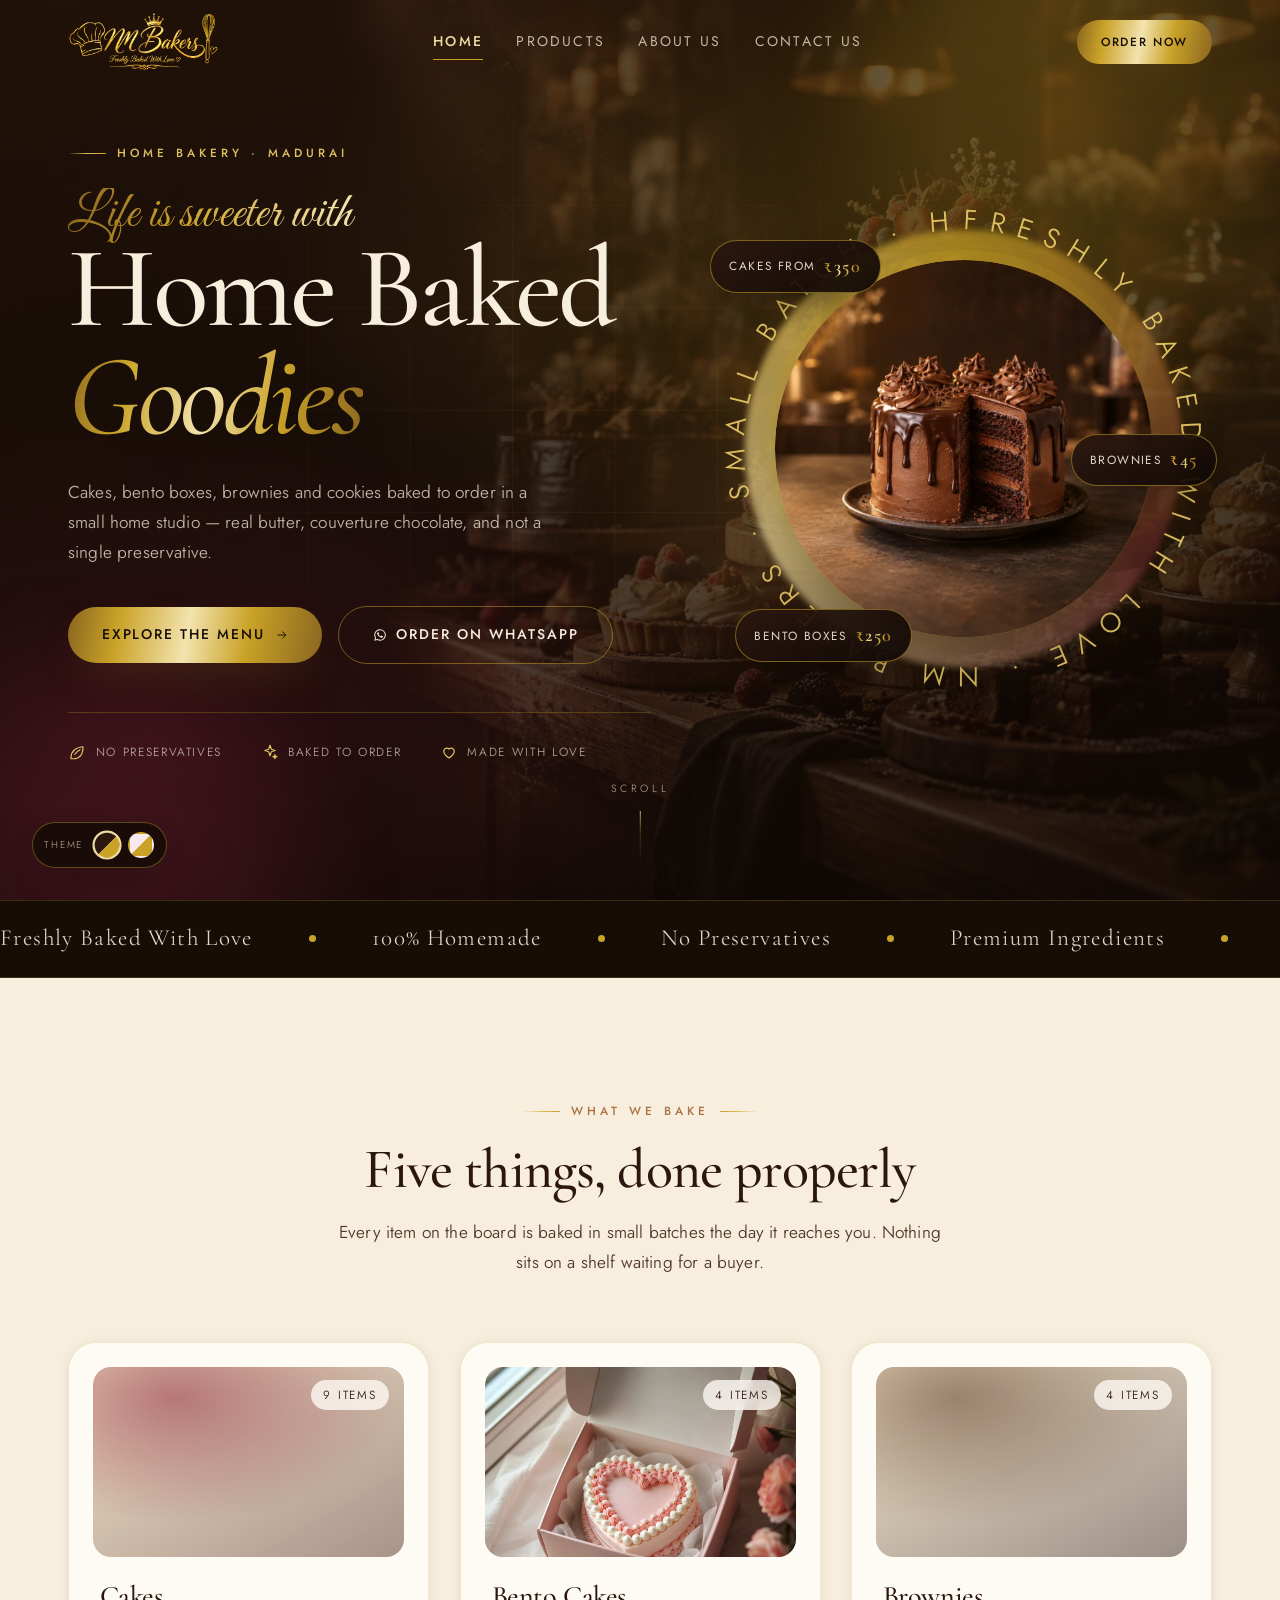
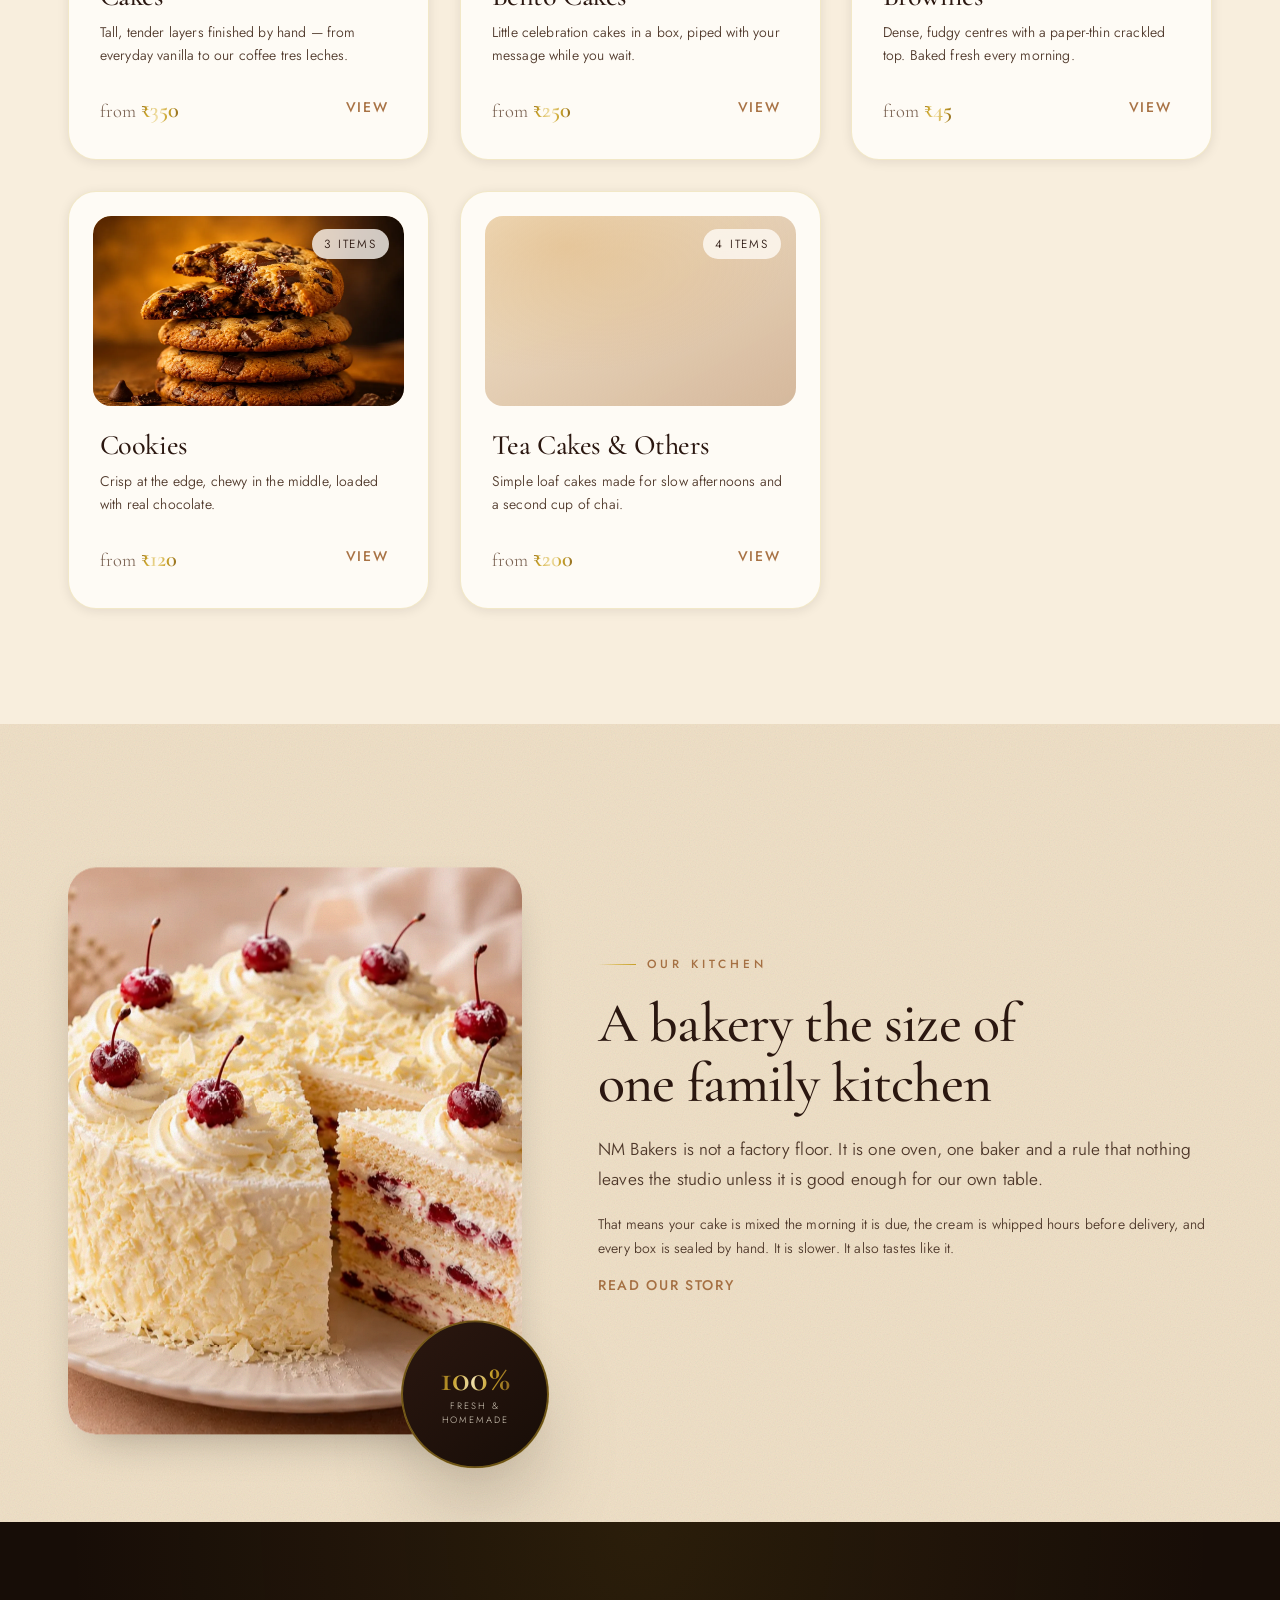
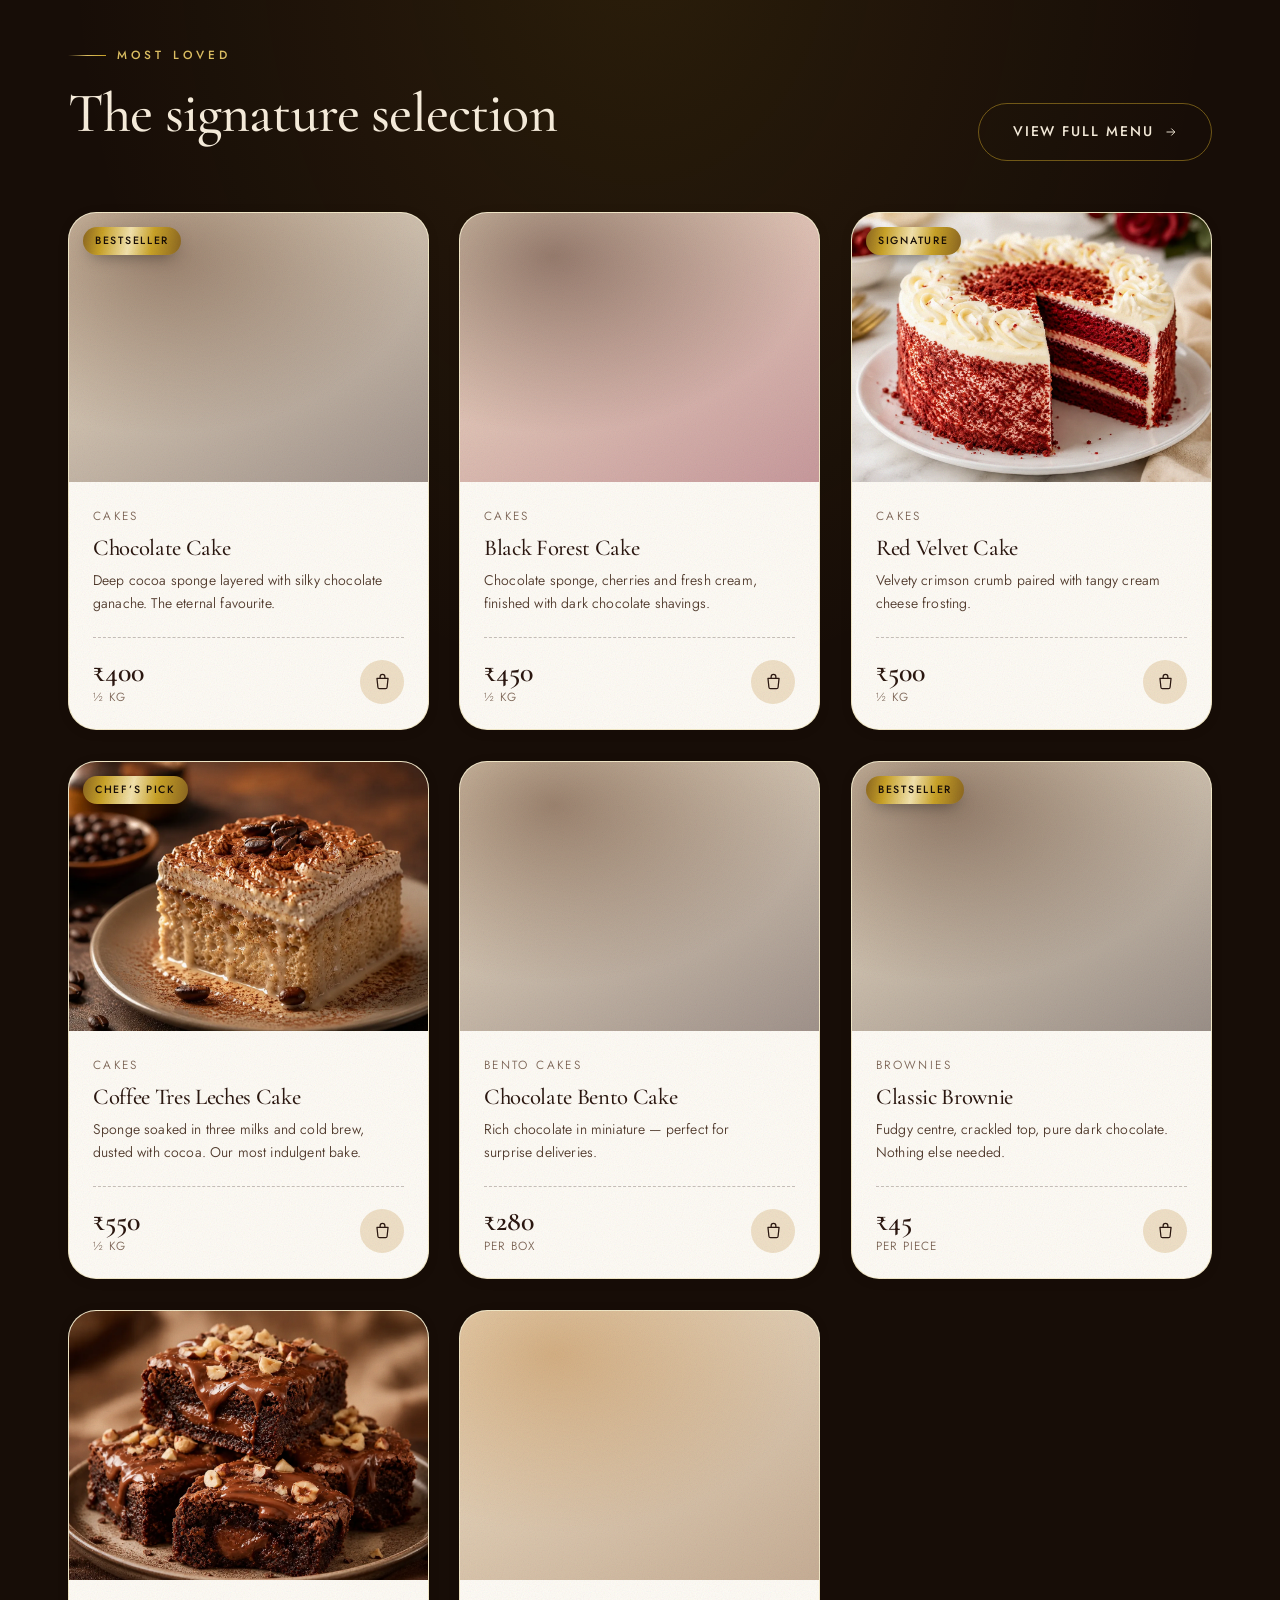
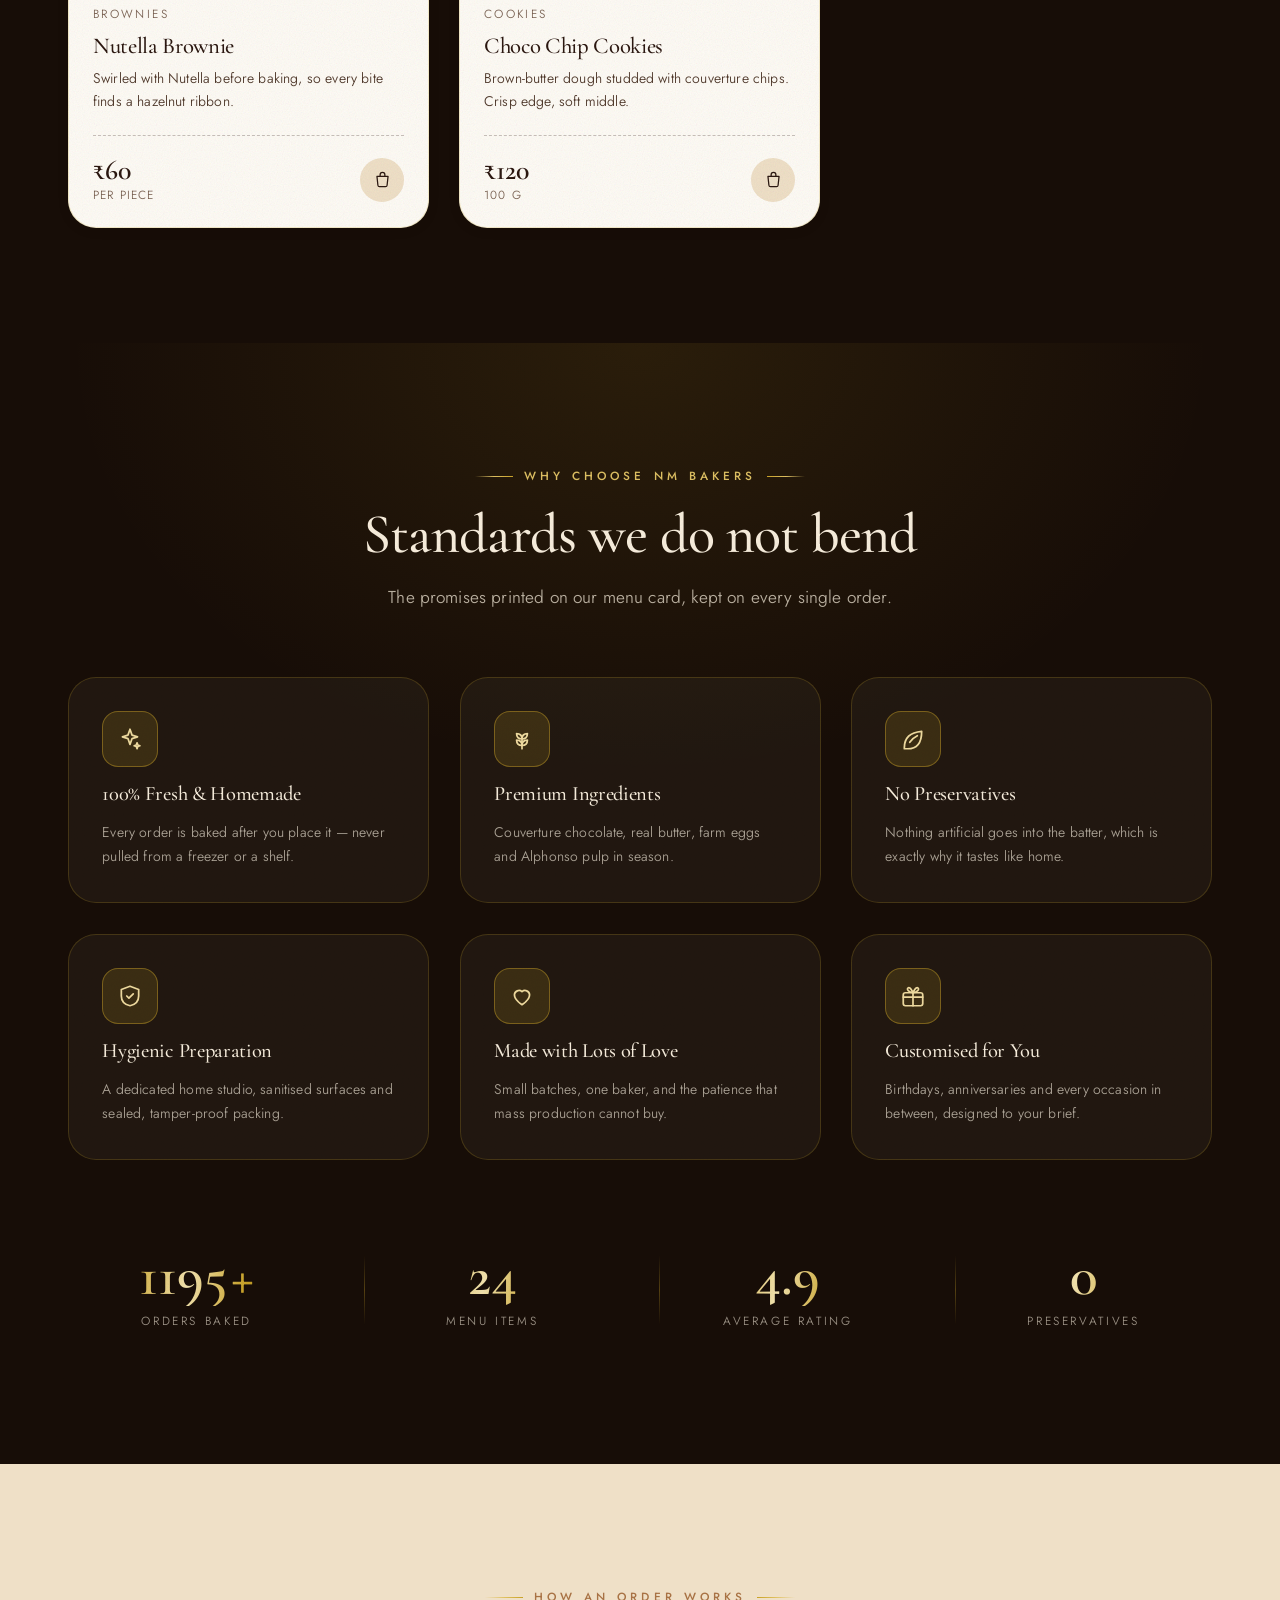
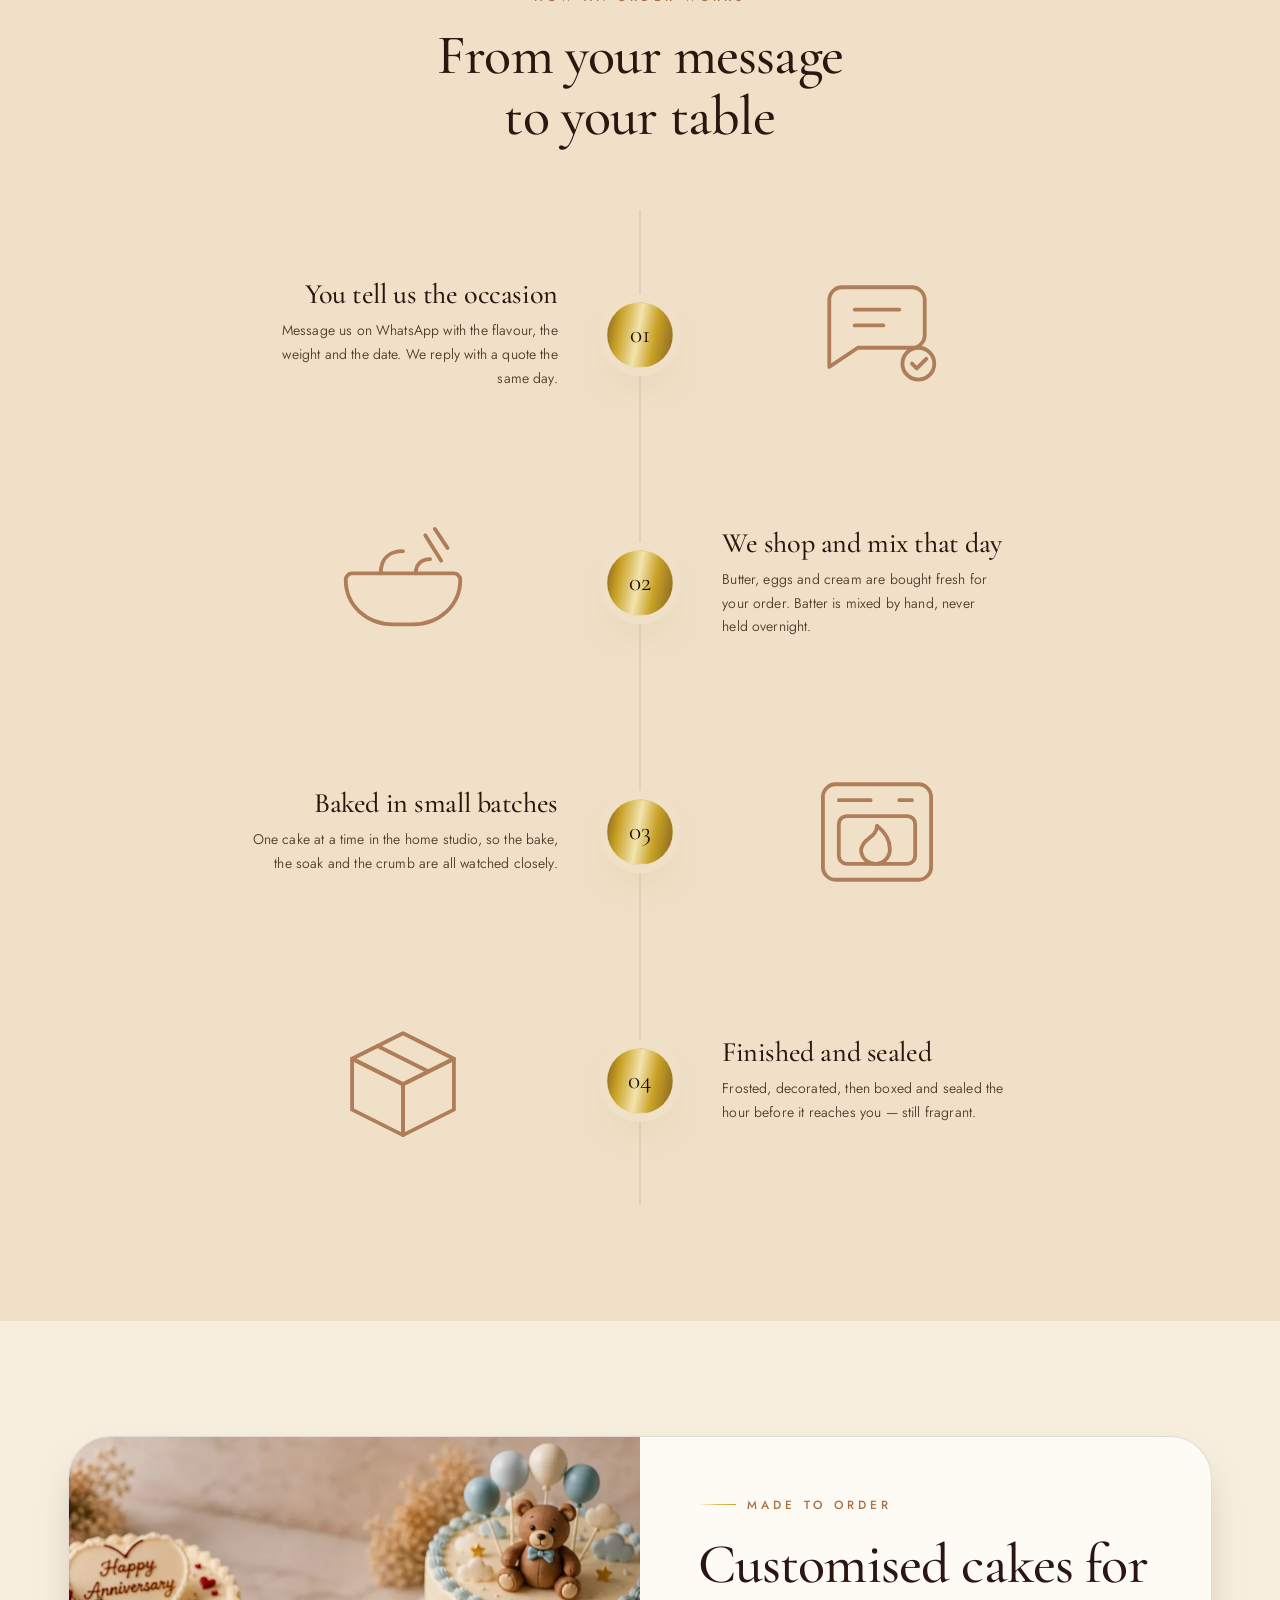
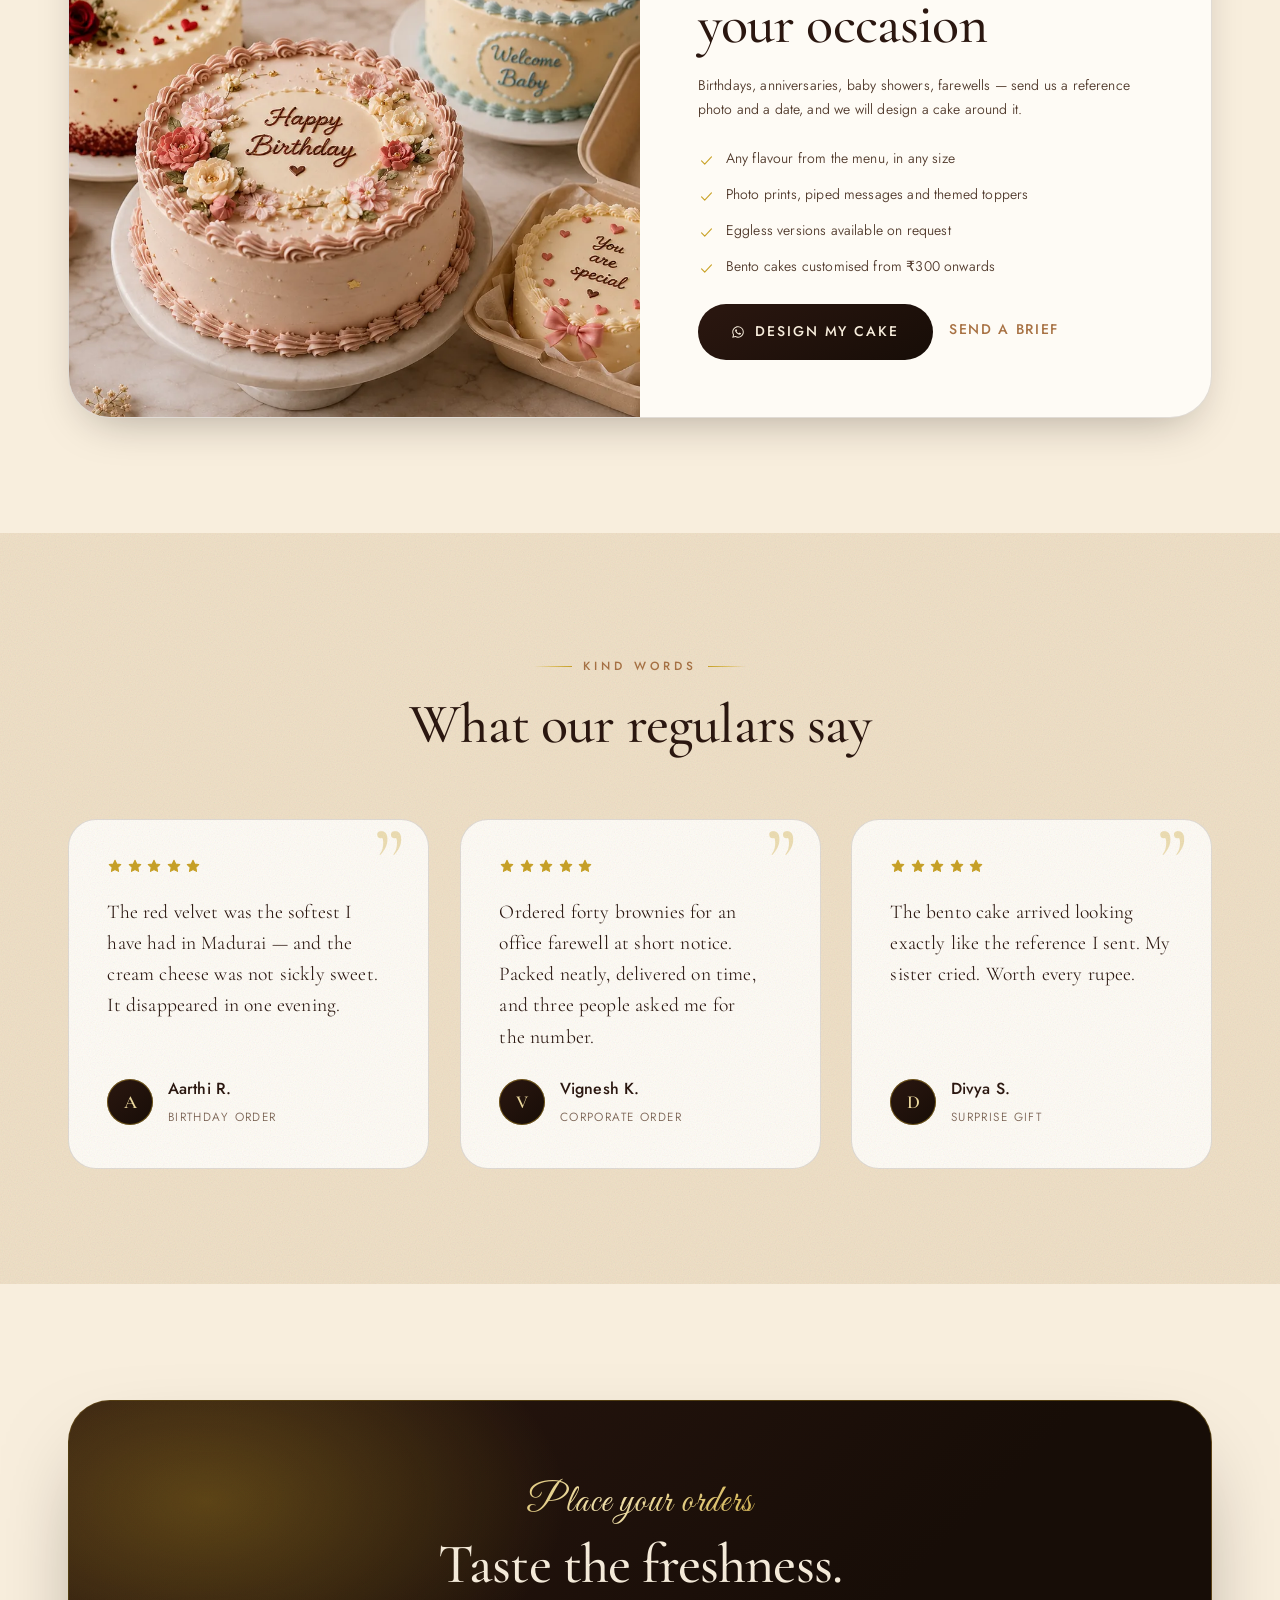
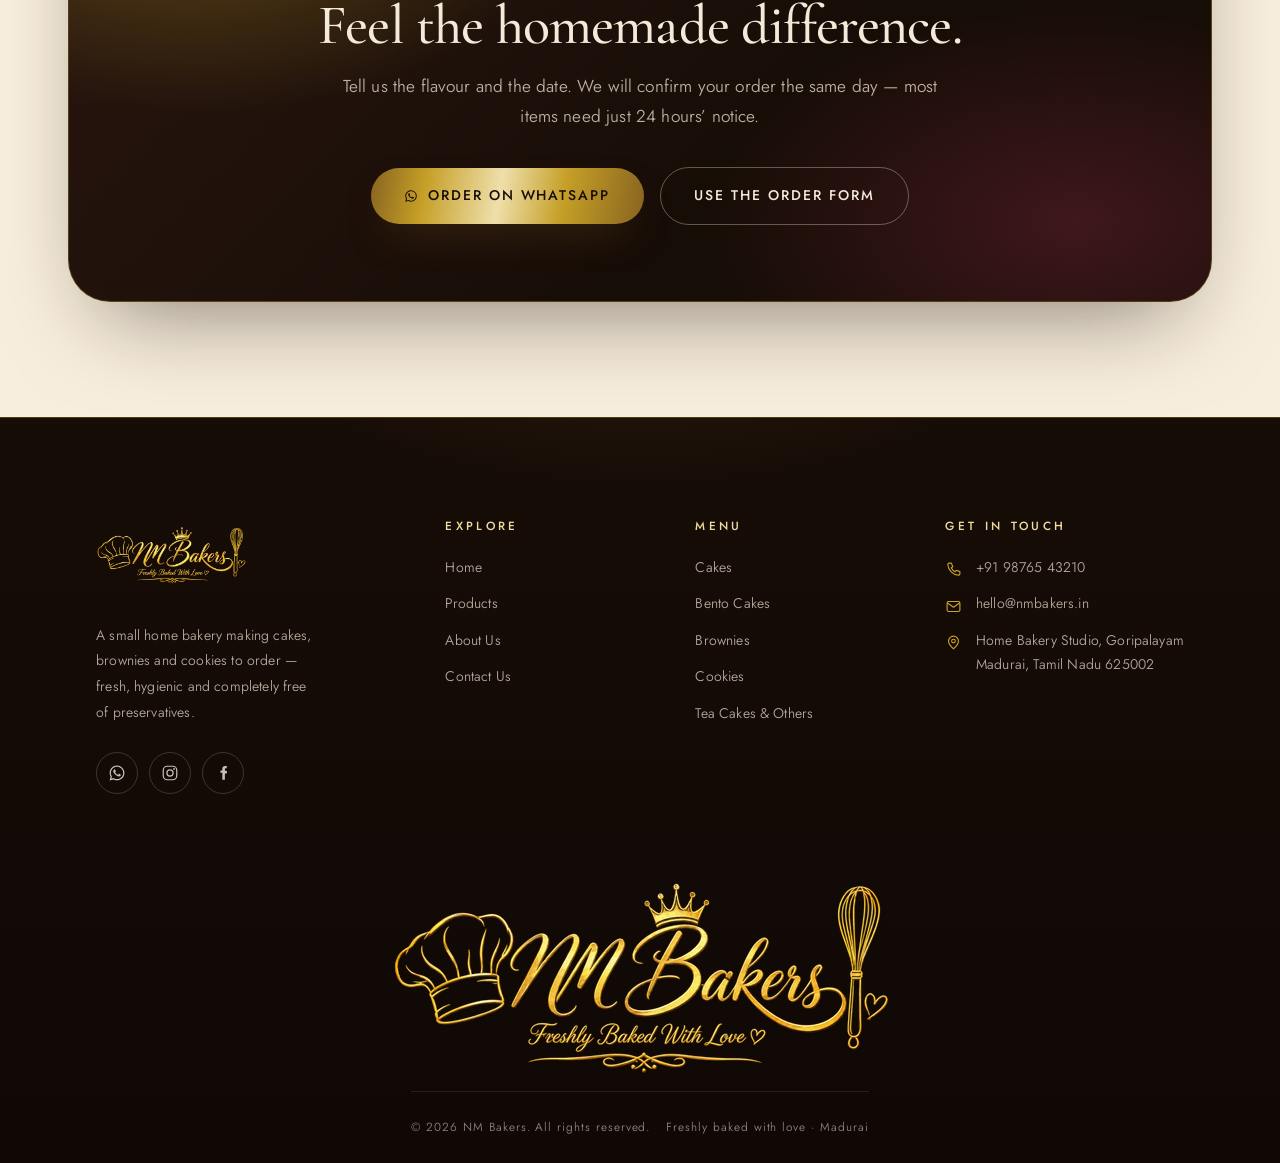
<file: index.html>
<!DOCTYPE html>
<html lang="en-IN">

<head>
  <meta charset="UTF-8">
  <meta name="viewport" content="width=device-width, initial-scale=1">
  <title>NM Bakers — Home Bakery in Madurai | Cakes, Brownies &amp; Cookies</title>
  <meta name="description" content="Home bakery in Madurai baking fresh cakes, bento cakes, brownies, cookies and tea cakes to order. Cakes from Rs.350. 100% homemade, no preservatives, baked the day it reaches you.">
  <link rel="canonical" href="https://pugaleeshwaran.github.io/nm-bakers/">
  <meta name="theme-color" content="#170D07">
  <meta name="robots" content="index, follow">

  <!-- how this page looks when shared on WhatsApp, Facebook, etc. -->
  <meta property="og:type" content="website">
  <meta property="og:site_name" content="NM Bakers">
  <meta property="og:locale" content="en_IN">
  <meta property="og:url" content="https://pugaleeshwaran.github.io/nm-bakers/">
  <meta property="og:title" content="NM Bakers — Home Bakery in Madurai | Cakes, Brownies &amp; Cookies">
  <meta property="og:description" content="Home bakery in Madurai baking fresh cakes, bento cakes, brownies, cookies and tea cakes to order. Cakes from Rs.350. 100% homemade, no preservatives, baked the day it reaches you.">
  <meta property="og:image" content="https://pugaleeshwaran.github.io/nm-bakers/assets/images/og-cover.jpg">
  <meta property="og:image:width" content="1200">
  <meta property="og:image:height" content="630">
  <meta name="twitter:card" content="summary_large_image">
  <meta name="twitter:title" content="NM Bakers — Home Bakery in Madurai | Cakes, Brownies &amp; Cookies">
  <meta name="twitter:description" content="Home bakery in Madurai baking fresh cakes, bento cakes, brownies, cookies and tea cakes to order. Cakes from Rs.350. 100% homemade, no preservatives, baked the day it reaches you.">
  <meta name="twitter:image" content="https://pugaleeshwaran.github.io/nm-bakers/assets/images/og-cover.jpg">

  <!-- Business details for Google. TODO: add your real number here as
       "telephone": "+91XXXXXXXXXX",  right under "email" below. -->
  <script type="application/ld+json">
  {
    "@context": "https://schema.org",
    "@type": "Bakery",
    "@id": "https://pugaleeshwaran.github.io/nm-bakers/#bakery",
    "name": "NM Bakers",
    "description": "Small-batch home bakery in Madurai making cakes, bento cakes, brownies, cookies and tea cakes to order.",
    "slogan": "Freshly Baked With Love",
    "url": "https://pugaleeshwaran.github.io/nm-bakers/",
    "logo": "https://pugaleeshwaran.github.io/nm-bakers/assets/images/logo.webp",
    "image": "https://pugaleeshwaran.github.io/nm-bakers/assets/images/og-cover.jpg",
    "email": "hello@nmbakers.in",
    "_comment_telephone": "ADD THE REAL NUMBER HERE as \"telephone\": \"+91XXXXXXXXXX\"",
    "priceRange": "Rs.45 - Rs.550",
    "servesCuisine": ["Cakes", "Bakery", "Desserts"],
    "address": {
      "@type": "PostalAddress",
      "streetAddress": "Home Bakery Studio, Goripalayam",
      "addressLocality": "Madurai",
      "postalCode": "625002",
      "addressRegion": "Tamil Nadu",
      "addressCountry": "IN"
    },
    "areaServed": { "@type": "City", "name": "Madurai" },
    "openingHoursSpecification": [
      { "@type": "OpeningHoursSpecification",
        "dayOfWeek": ["Monday","Tuesday","Wednesday","Thursday","Friday"],
        "opens": "09:00", "closes": "20:00" },
      { "@type": "OpeningHoursSpecification",
        "dayOfWeek": "Saturday", "opens": "09:00", "closes": "21:00" },
      { "@type": "OpeningHoursSpecification",
        "dayOfWeek": "Sunday", "opens": "10:00", "closes": "18:00" }
    ],
    "hasMenu": "https://pugaleeshwaran.github.io/nm-bakers/products.html",
    "makesOffer": [
      { "@type": "Offer", "name": "Cakes",       "priceCurrency": "INR", "price": "350", "description": "From Rs.350 per half kg" },
      { "@type": "Offer", "name": "Bento Cakes", "priceCurrency": "INR", "price": "250", "description": "From Rs.250 per box" },
      { "@type": "Offer", "name": "Brownies",    "priceCurrency": "INR", "price": "45",  "description": "From Rs.45 per piece" },
      { "@type": "Offer", "name": "Cookies",     "priceCurrency": "INR", "price": "120", "description": "From Rs.120 per 100 g" }
    ]
  }
  </script>

  <link rel="preconnect" href="https://fonts.googleapis.com">
  <link rel="preconnect" href="https://fonts.gstatic.com" crossorigin>
  <link
    href="https://fonts.googleapis.com/css2?family=Cormorant+Garamond:ital,wght@0,400;0,500;0,600;1,400;1,500&family=Great+Vibes&family=Jost:wght@300;400;500&display=swap"
    rel="stylesheet">

  <link rel="stylesheet" href="assets/css/base.css?v=38">
  <link rel="stylesheet" href="assets/css/layout.css?v=38">
  <link rel="stylesheet" href="assets/css/components.css?v=38">
  <link rel="stylesheet" href="assets/css/animations.css?v=38">
  <link rel="stylesheet" href="assets/css/pages.css?v=38">
</head>

<body class="has-dark-hero page-home">
  <a class="skip-link" href="#main">Skip to content</a>
  <div class="scroll-progress" aria-hidden="true"></div>

  <!-- ======================================================================
     HEADER
     ====================================================================== -->
  <header class="site-header">
    <div class="container">
      <a class="brand" href="index.html" aria-label="NM Bakers home">
        <img src="./assets/images/logo.webp" class="mainlogo" alt="">
      </a>

      <nav class="nav" aria-label="Primary">
        <a class="nav__link is-active" href="index.html">Home</a>
        <a class="nav__link" href="products.html">Products</a>
        <a class="nav__link" href="about.html">About Us</a>
        <a class="nav__link" href="contact.html">Contact Us</a>
      </nav>

      <div class="header__actions">
        <a class="btn btn--gold btn--sm" data-link="whatsapp"
          data-message="Hello NM Bakers! I would like to place an order." href="#" target="_blank" rel="noopener">Order
          Now</a>
        <button class="nav-toggle" type="button" aria-label="Open menu" aria-expanded="false" aria-controls="navDrawer">
          <span class="nav-toggle__bars" aria-hidden="true"><span></span><span></span><span></span></span>
        </button>
      </div>
    </div>
  </header>

  <!-- Mobile drawer -->
  <div class="nav-drawer" id="navDrawer" aria-hidden="true">
    <div class="nav-drawer__inner">
      <nav class="nav-drawer__list" aria-label="Mobile">
        <a class="is-active" href="index.html">Home</a>
        <a href="products.html">Products</a>
        <a href="about.html">About Us</a>
        <a href="contact.html">Contact Us</a>
      </nav>
      <div class="nav-drawer__meta">
        <p class="script" style="font-size:1.7rem">Life is sweeter with home baked goodies</p>
        <a class="btn btn--gold" style="margin-top:1.4rem" data-link="whatsapp" href="#" target="_blank"
          rel="noopener">Order on WhatsApp</a>
      </div>
    </div>
  </div>

  <main id="main">

    <!-- ====================================================================
       HERO — scroll-driven
       ==================================================================== -->
    <section class="hero grain" id="hero">
      <div class="hero__backdrop" aria-hidden="true">
        <span class="hero__orb hero__orb--1"></span>
        <span class="hero__orb hero__orb--2"></span>
        <span class="hero__orb hero__orb--3"></span>
      </div>
      <div class="hero__grid" aria-hidden="true"></div>

      <div class="container">
        <div class="hero__inner">

          <div class="hero__copy">
            <span class="eyebrow hero__eyebrow" data-reveal="fade">Home Bakery &middot; Madurai</span>

            <span class="hero__script" data-reveal="up" data-delay="80">Life is sweeter with</span>

            <h1 class="hero__title" data-split>
              Home Baked<br><em>Goodies</em>
            </h1>

            <p class="lead hero__lead" data-reveal="up" data-delay="420">
              Cakes, bento boxes, brownies and cookies baked to order in a small home
              studio — real butter, couverture chocolate, and not a single preservative.
            </p>

            <div class="cluster hero__actions" data-reveal="up" data-delay="520">
              <a class="btn btn--gold" href="products.html">
                Explore the Menu
                <span class="btn-icon" data-icon="arrow"></span>
              </a>
              <a class="btn btn--ghost" data-link="whatsapp" href="#" target="_blank" rel="noopener">
                <span class="btn-icon" data-icon="whatsapp"></span>
                Order on WhatsApp
              </a>
            </div>

            <div class="hero__trust" data-reveal="up" data-delay="620">
              <span class="hero__trust-item"><span data-icon="leaf"></span><span>No preservatives</span></span>
              <span class="hero__trust-item"><span data-icon="sparkle"></span><span>Baked to order</span></span>
              <span class="hero__trust-item"><span data-icon="heart"></span><span>Made with love</span></span>
            </div>
          </div>

          <div class="hero__stage" data-reveal="scale" data-delay="240">
            <span class="hero__plate" aria-hidden="true"></span>
            <span class="hero__disc" aria-hidden="true"></span>

            <svg class="hero__ring" viewBox="0 0 100 100" aria-hidden="true">
              <defs>
                <path id="heroRingPath" d="M50 6 a44 44 0 1 1 -0.1 0" fill="none" />
              </defs>
              <text>
                <textPath href="#heroRingPath" startOffset="0">
                  Freshly baked with love &middot; NM Bakers &middot; Small batch &middot; Home baked goodies &middot;
                </textPath>
              </text>
            </svg>

            <div class="hero__cake" id="heroCake" aria-hidden="true"></div>

            <span class="hero__chip hero__chip--1">Cakes from <b>&#8377;350</b></span>
            <span class="hero__chip hero__chip--2">Brownies <b>&#8377;45</b></span>
            <span class="hero__chip hero__chip--3">Bento boxes <b>&#8377;250</b></span>
          </div>

        </div>
      </div>

      <div class="hero__cue" aria-hidden="true">
        <span>Scroll</span>
        <span class="hero__cue-track"></span>
      </div>
    </section>

    <!-- ====================================================================
       MARQUEE
       ==================================================================== -->
    <div class="marquee" aria-hidden="true">
      <div class="marquee__track">
        <span class="marquee__item">Freshly Baked With Love</span>
        <span class="marquee__item">100% Homemade</span>
        <span class="marquee__item">No Preservatives</span>
        <span class="marquee__item">Premium Ingredients</span>
        <span class="marquee__item">Customised Cakes</span>
        <span class="marquee__item">Baked To Order</span>
      </div>
    </div>

    <!-- ====================================================================
       CATEGORIES
       ==================================================================== -->
    <section class="section" id="categories">
      <div class="container">
        <div class="section-head is-centered" data-reveal="up">
          <span class="eyebrow is-centered">What we bake</span>
          <h2>Five things, done properly</h2>
          <p class="lead">Every item on the board is baked in small batches the day it reaches you.
            Nothing sits on a shelf waiting for a buyer.</p>
        </div>

        <div class="grid grid--3" id="categoryGrid"><!-- rendered from data.js --></div>
      </div>
    </section>

    <!-- ====================================================================
       STORY TEASER
       ==================================================================== -->
    <section class="section section--cream grain">
      <div class="container">
        <div class="split split--wide-right">
          <div class="split__media" data-parallax="0.06">
            <div class="frame frame--tall frame--art reveal-media">
              <div id="storyTeaserArt" aria-hidden="true"></div>
            </div>
            <span class="media-badge media-badge--br" data-reveal="scale">
              <b>100%</b><span>Fresh &amp; homemade</span>
            </span>
          </div>

          <div class="split__copy">
            <span class="eyebrow" data-reveal="up">Our kitchen</span>
            <h2 data-reveal="up" data-delay="60">A bakery the size of<br>one family kitchen</h2>
            <p class="lead" data-reveal="up" data-delay="140">
              NM Bakers is not a factory floor. It is one oven, one baker and a rule that
              nothing leaves the studio unless it is good enough for our own table.
            </p>
            <p data-reveal="up" data-delay="200" style="color:var(--ink-soft);font-size:var(--fs-small)">
              That means your cake is mixed the morning it is due, the cream is whipped
              hours before delivery, and every box is sealed by hand. It is slower. It also
              tastes like it.
            </p>
            <a class="link-arrow" href="about.html" data-reveal="up" data-delay="260">
              Read our story <span data-icon="arrow"></span>
            </a>
          </div>
        </div>
      </div>
    </section>

    <!-- ====================================================================
       SIGNATURE SELECTION
       ==================================================================== -->
    <section class="section section--dark grain">
      <div class="container">
        <div class="signature-head">
          <div class="section-head" data-reveal="up">
            <span class="eyebrow">Most loved</span>
            <h2>The signature selection</h2>
          </div>
          <a class="btn btn--ghost" href="products.html" data-reveal="up" data-delay="120">
            View full menu <span class="btn-icon" data-icon="arrow"></span>
          </a>
        </div>

        <div class="product-grid" id="featuredGrid"><!-- rendered from data.js --></div>
      </div>
    </section>

    <!-- ====================================================================
       VALUES + STATS (dark)
       ==================================================================== -->
    <section class="section section--dark grain">
      <div class="container">
        <div class="section-head is-centered" data-reveal="up">
          <span class="eyebrow is-centered">Why choose NM Bakers</span>
          <h2>Standards we do not bend</h2>
          <p class="lead">The promises printed on our menu card, kept on every single order.</p>
        </div>

        <div class="grid grid--3" id="valuesGrid"><!-- rendered from data.js --></div>

        <div class="stats" style="margin-top:clamp(3rem,6vw,4.5rem)" data-reveal="up">
          <div class="stat">
            <span class="stat__num"><span data-count="1200">0</span>+</span>
            <span class="stat__label">Orders baked</span>
          </div>
          <div class="stat">
            <span class="stat__num"><span data-count="24">0</span></span>
            <span class="stat__label">Menu items</span>
          </div>
          <div class="stat">
            <span class="stat__num"><span data-count="4.9">0</span></span>
            <span class="stat__label">Average rating</span>
          </div>
          <div class="stat">
            <span class="stat__num"><span data-count="0">0</span></span>
            <span class="stat__label">Preservatives</span>
          </div>
        </div>
      </div>
    </section>

    <!-- ====================================================================
       PROCESS — scroll story
       ==================================================================== -->
    <section class="section section--cream">
      <div class="container container--narrow">
        <div class="section-head is-centered" data-reveal="up">
          <span class="eyebrow is-centered">How an order works</span>
          <h2>From your message to your table</h2>
        </div>

        <div class="story-track" id="storyTrack">
          <div class="story-line" aria-hidden="true"><span class="story-line__fill"></span></div>
          <div id="storySteps"><!-- rendered from data.js --></div>
        </div>
      </div>
    </section>

    <!-- ====================================================================
       CUSTOM ORDERS
       ==================================================================== -->
    <section class="section">
      <div class="container">
        <div class="custom-panel" data-reveal="rise">
          <div class="custom-panel__art">
            <div id="customArt" aria-hidden="true"></div>
          </div>
          <div class="custom-panel__copy">
            <span class="eyebrow">Made to order</span>
            <h2>Customised cakes for<br>your occasion</h2>
            <p style="color:var(--ink-soft);font-size:var(--fs-small)">
              Birthdays, anniversaries, baby showers, farewells — send us a reference photo
              and a date, and we will design a cake around it.
            </p>
            <ul class="custom-panel__list">
              <li><span data-icon="check"></span><span>Any flavour from the menu, in any size</span></li>
              <li><span data-icon="check"></span><span>Photo prints, piped messages and themed toppers</span></li>
              <li><span data-icon="check"></span><span>Eggless versions available on request</span></li>
              <li><span data-icon="check"></span><span>Bento cakes customised from &#8377;300 onwards</span></li>
            </ul>
            <div class="cluster">
              <a class="btn" data-link="whatsapp"
                data-message="Hello NM Bakers! I would like a customised cake. Here are the details:" href="#"
                target="_blank" rel="noopener">
                <span class="btn-icon" data-icon="whatsapp"></span> Design my cake
              </a>
              <a class="link-arrow" href="contact.html">Send a brief <span data-icon="arrow"></span></a>
            </div>
          </div>
        </div>
      </div>
    </section>

    <!-- ====================================================================
       TESTIMONIALS
       ==================================================================== -->
    <section class="section section--cream grain">
      <div class="container">
        <div class="section-head is-centered" data-reveal="up">
          <span class="eyebrow is-centered">Kind words</span>
          <h2>What our regulars say</h2>
        </div>
        <div class="grid grid--3" id="reviewGrid"><!-- rendered from data.js --></div>
      </div>
    </section>

    <!-- ====================================================================
       CTA
       ==================================================================== -->
    <section class="section">
      <div class="container">
        <div class="cta-band grain" data-reveal="rise">
          <p class="script">Place your orders</p>
          <h2>Taste the freshness.<br>Feel the homemade difference.</h2>
          <p class="lead">Tell us the flavour and the date. We will confirm your order the same day —
            most items need just 24 hours&rsquo; notice.</p>
          <div class="cluster" style="justify-content:center">
            <a class="btn btn--gold" data-link="whatsapp" href="#" target="_blank" rel="noopener">
              <span class="btn-icon" data-icon="whatsapp"></span> Order on WhatsApp
            </a>
            <a class="btn btn--outline-light" href="contact.html">Use the order form</a>
          </div>
        </div>
      </div>
    </section>

  </main>

  <!-- ======================================================================
     FOOTER
     ====================================================================== -->
  <footer class="site-footer">
    <div class="container footer-all">
      <div class="footer__grid">

        <div class="footer__brand">
          <a class="brand" href="index.html">
            <img src="./assets/images/logo.webp" class="mainlogo" alt="">
          </a>
          <p class="footer__about">
            A small home bakery making cakes, brownies and cookies to order —
            fresh, hygienic and completely free of preservatives.
          </p>
          <div class="footer__socials">
            <a data-link="whatsapp" href="#" target="_blank" rel="noopener" aria-label="WhatsApp"><span
                data-icon="whatsapp"></span></a>
            <a data-link="instagram" href="#" target="_blank" rel="noopener" aria-label="Instagram"><span
                data-icon="instagram"></span></a>
            <a data-link="facebook" href="#" target="_blank" rel="noopener" aria-label="Facebook"><span
                data-icon="facebook"></span></a>
          </div>
        </div>

        <div>
          <h4 class="footer__title">Explore</h4>
          <ul class="footer__list">
            <li><a href="index.html">Home</a></li>
            <li><a href="products.html">Products</a></li>
            <li><a href="about.html">About Us</a></li>
            <li><a href="contact.html">Contact Us</a></li>
          </ul>
        </div>

        <div>
          <h4 class="footer__title">Menu</h4>
          <ul class="footer__list">
            <li><a href="products.html#cakes">Cakes</a></li>
            <li><a href="products.html#bento">Bento Cakes</a></li>
            <li><a href="products.html#brownies">Brownies</a></li>
            <li><a href="products.html#cookies">Cookies</a></li>
            <li><a href="products.html#teacakes">Tea Cakes &amp; Others</a></li>
          </ul>
        </div>

        <div>
          <h4 class="footer__title">Get in touch</h4>
          <ul class="footer__list">
            <li class="footer__contact-item">
              <span data-icon="phone"></span>
              <a data-link="tel" href="#"><span data-config="phoneDisplay">+91 98765 43210</span></a>
            </li>
            <li class="footer__contact-item">
              <span data-icon="mail"></span>
              <a data-link="mail" href="#"><span data-config="email">hello@nmbakers.in</span></a>
            </li>
            <li class="footer__contact-item">
              <span data-icon="pin"></span>
              <span>
                <span data-config="addressLine1">Home Bakery Studio</span><br>
                <span data-config="addressLine2">Madurai, Tamil Nadu</span>
              </span>
            </li>
          </ul>
        </div>

      </div>

      <img class="footer__watermark" src="./assets/images/logo.webp" aria-hidden="true"></img>

      <div class="footer__bar">
        <span>&copy; <span data-year>2026</span> NM Bakers. All rights reserved.</span>
        <span>Freshly baked with love &middot; Madurai</span>
      </div>
    </div>
  </footer>

  <a class="floating-order" data-link="whatsapp" href="#" target="_blank" rel="noopener">
    <span class="floating-order__icon" data-icon="whatsapp"></span>
    <span>Order now</span>
  </a>

  <script src="assets/js/data.js?v=38"></script>
  <script src="assets/js/visuals.js?v=38"></script>
  <script src="assets/js/scroll.js?v=38"></script>
  <script src="assets/js/app.js?v=38"></script>
  <!-- Colour-theme switcher (a deciding tool) — delete this line to remove it -->
  <script src="assets/js/theme.js?v=38"></script>
  <script>
    // Home-page-only artwork
    document.addEventListener('DOMContentLoaded', function () {
      // Name a file for 'kitchen' in NM_IMAGES (data.js) to change this
      // picture, or drop in kitchen.webp. Falls back to the Cakes photo.
      var teaser = document.getElementById('storyTeaserArt');
      if (teaser && window.NM_ART) {
        teaser.innerHTML = window.NM_ART.photo('kitchen', 'Inside the NM Bakers kitchen', 'cakes');
        var frame = teaser.closest('.frame');
        if (frame) frame.classList.add('frame--photo');
      }
    });
  </script>
</body>

</html>
</file>
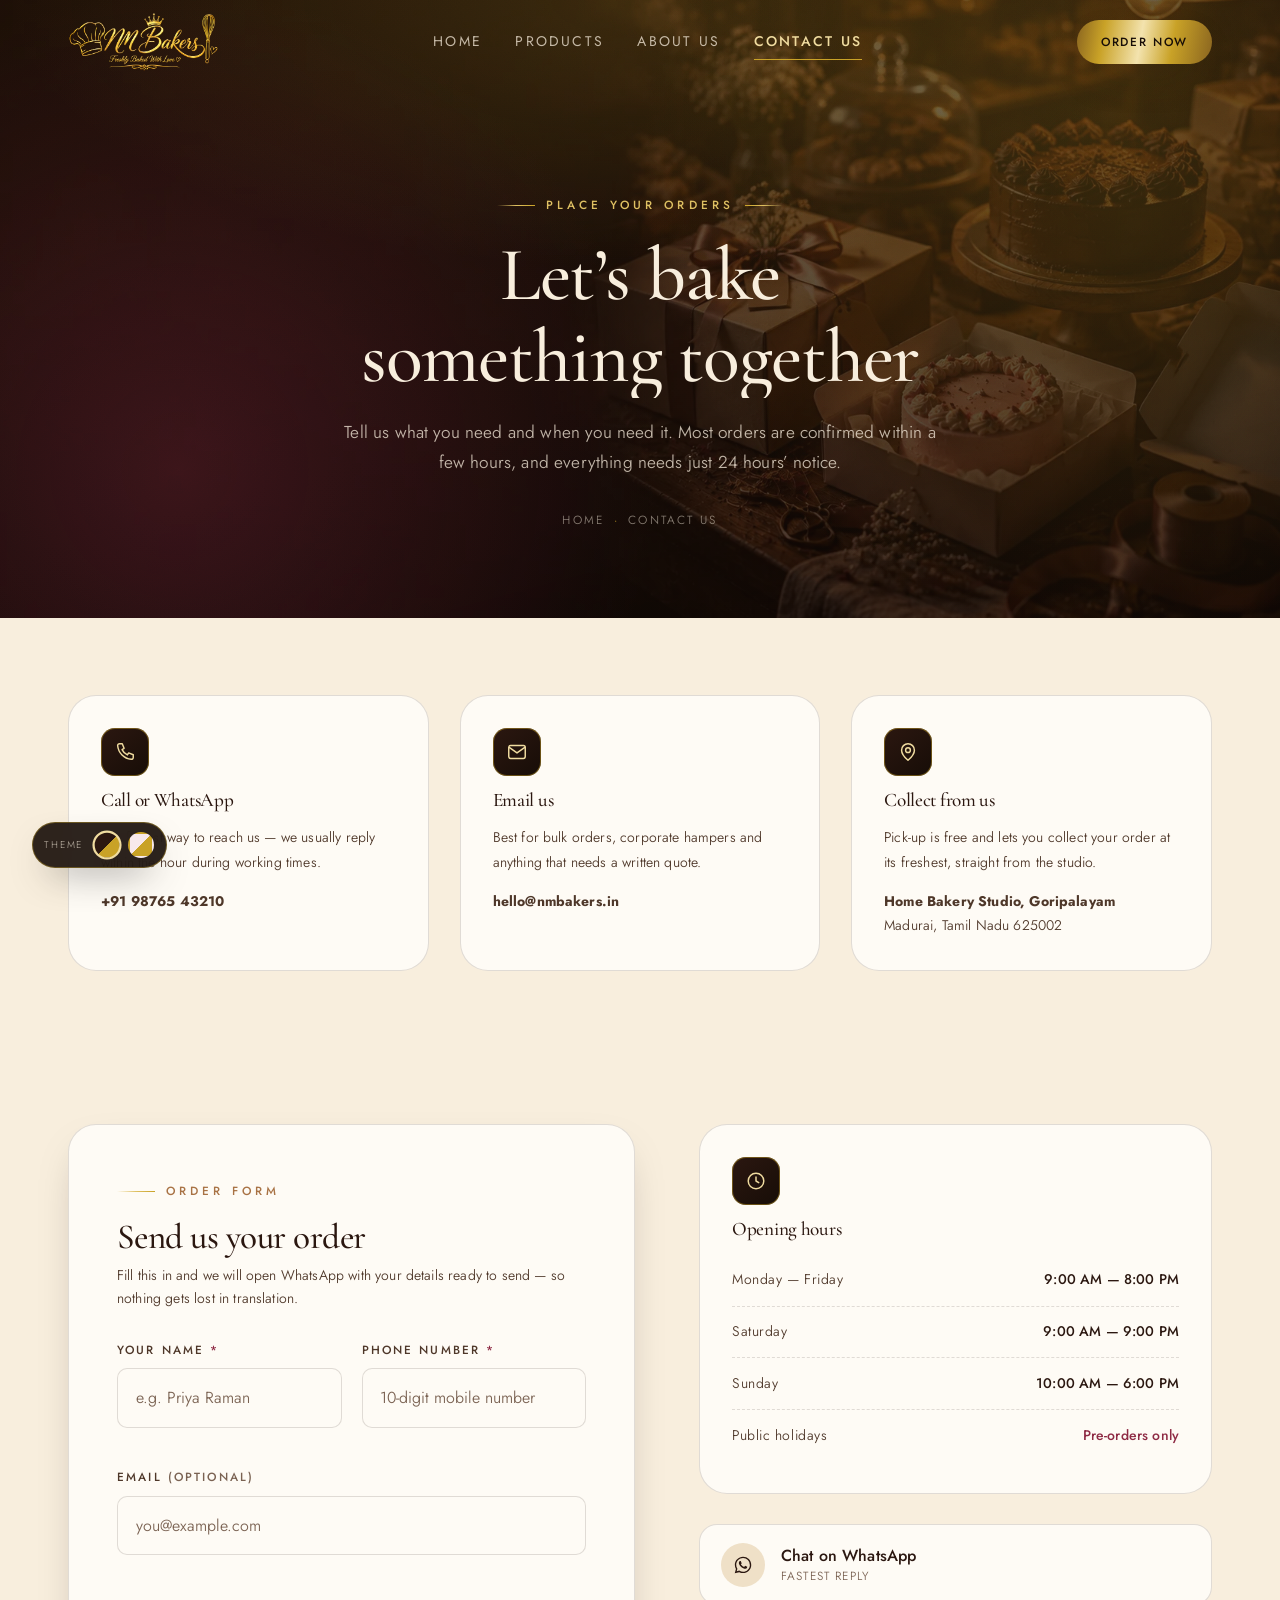
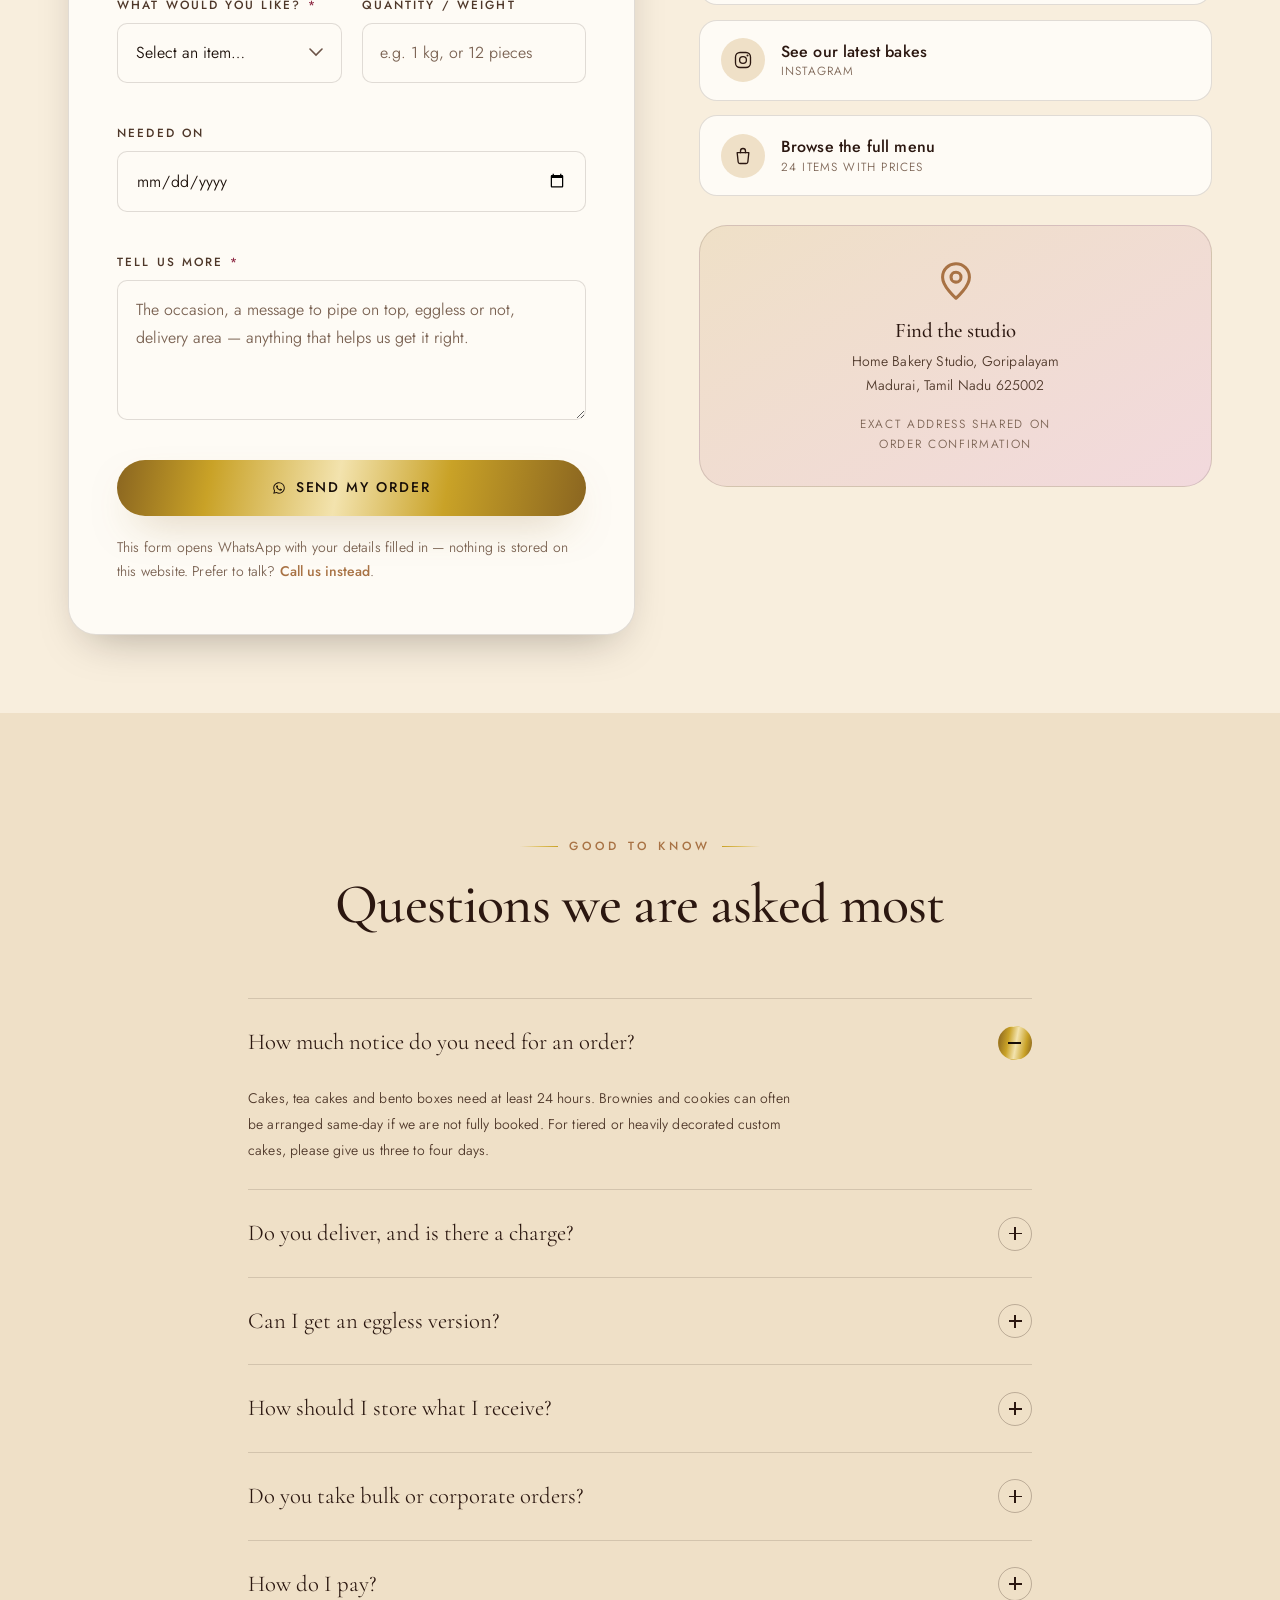
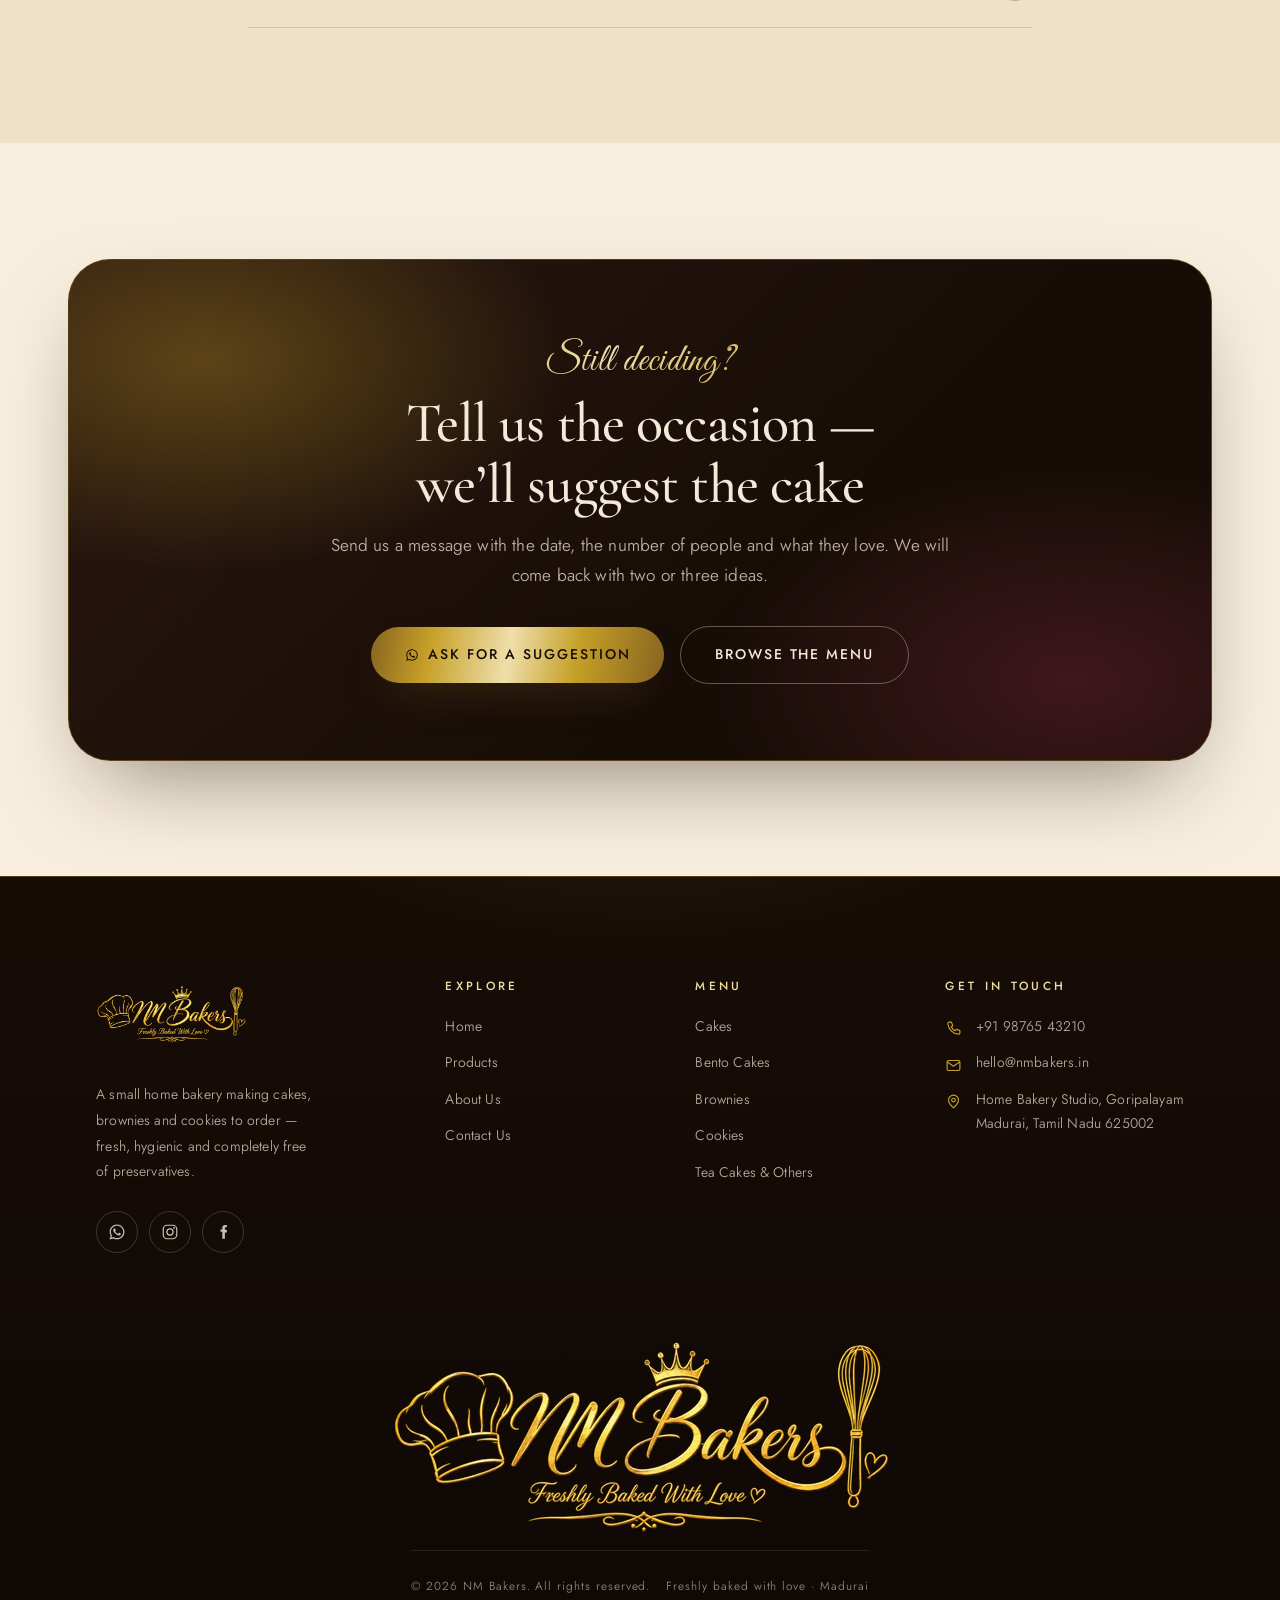
<file: contact.html>
<!DOCTYPE html>
<html lang="en-IN">

<head>
  <meta charset="UTF-8">
  <meta name="viewport" content="width=device-width, initial-scale=1">
  <title>Order Cakes in Madurai — Contact NM Bakers</title>
  <meta name="description" content="Order a cake in Madurai. Message NM Bakers on WhatsApp or use the order form. Most orders need only 24 hours notice. Delivery across the city, or free pick-up from Goripalayam.">
  <link rel="canonical" href="https://pugaleeshwaran.github.io/nm-bakers/contact.html">
  <meta name="theme-color" content="#170D07">
  <meta name="robots" content="index, follow">

  <!-- how this page looks when shared on WhatsApp, Facebook, etc. -->
  <meta property="og:type" content="website">
  <meta property="og:site_name" content="NM Bakers">
  <meta property="og:locale" content="en_IN">
  <meta property="og:url" content="https://pugaleeshwaran.github.io/nm-bakers/contact.html">
  <meta property="og:title" content="Order Cakes in Madurai — Contact NM Bakers">
  <meta property="og:description" content="Order a cake in Madurai. Message NM Bakers on WhatsApp or use the order form. Most orders need only 24 hours notice. Delivery across the city, or free pick-up from Goripalayam.">
  <meta property="og:image" content="https://pugaleeshwaran.github.io/nm-bakers/assets/images/og-cover.jpg">
  <meta property="og:image:width" content="1200">
  <meta property="og:image:height" content="630">
  <meta name="twitter:card" content="summary_large_image">
  <meta name="twitter:title" content="Order Cakes in Madurai — Contact NM Bakers">
  <meta name="twitter:description" content="Order a cake in Madurai. Message NM Bakers on WhatsApp or use the order form. Most orders need only 24 hours notice. Delivery across the city, or free pick-up from Goripalayam.">
  <meta name="twitter:image" content="https://pugaleeshwaran.github.io/nm-bakers/assets/images/og-cover.jpg">

  <!-- Business details for Google. TODO: add your real number here as
       "telephone": "+91XXXXXXXXXX",  right under "email" below. -->
  <script type="application/ld+json">
  {
    "@context": "https://schema.org",
    "@type": "Bakery",
    "@id": "https://pugaleeshwaran.github.io/nm-bakers/#bakery",
    "name": "NM Bakers",
    "description": "Small-batch home bakery in Madurai making cakes, bento cakes, brownies, cookies and tea cakes to order.",
    "slogan": "Freshly Baked With Love",
    "url": "https://pugaleeshwaran.github.io/nm-bakers/",
    "logo": "https://pugaleeshwaran.github.io/nm-bakers/assets/images/logo.webp",
    "image": "https://pugaleeshwaran.github.io/nm-bakers/assets/images/og-cover.jpg",
    "email": "hello@nmbakers.in",
    "_comment_telephone": "ADD THE REAL NUMBER HERE as \"telephone\": \"+91XXXXXXXXXX\"",
    "priceRange": "Rs.45 - Rs.550",
    "servesCuisine": ["Cakes", "Bakery", "Desserts"],
    "address": {
      "@type": "PostalAddress",
      "streetAddress": "Home Bakery Studio, Goripalayam",
      "addressLocality": "Madurai",
      "postalCode": "625002",
      "addressRegion": "Tamil Nadu",
      "addressCountry": "IN"
    },
    "areaServed": { "@type": "City", "name": "Madurai" },
    "openingHoursSpecification": [
      { "@type": "OpeningHoursSpecification",
        "dayOfWeek": ["Monday","Tuesday","Wednesday","Thursday","Friday"],
        "opens": "09:00", "closes": "20:00" },
      { "@type": "OpeningHoursSpecification",
        "dayOfWeek": "Saturday", "opens": "09:00", "closes": "21:00" },
      { "@type": "OpeningHoursSpecification",
        "dayOfWeek": "Sunday", "opens": "10:00", "closes": "18:00" }
    ],
    "hasMenu": "https://pugaleeshwaran.github.io/nm-bakers/products.html",
    "makesOffer": [
      { "@type": "Offer", "name": "Cakes",       "priceCurrency": "INR", "price": "350", "description": "From Rs.350 per half kg" },
      { "@type": "Offer", "name": "Bento Cakes", "priceCurrency": "INR", "price": "250", "description": "From Rs.250 per box" },
      { "@type": "Offer", "name": "Brownies",    "priceCurrency": "INR", "price": "45",  "description": "From Rs.45 per piece" },
      { "@type": "Offer", "name": "Cookies",     "priceCurrency": "INR", "price": "120", "description": "From Rs.120 per 100 g" }
    ]
  }
  </script>

  <link rel="preconnect" href="https://fonts.googleapis.com">
  <link rel="preconnect" href="https://fonts.gstatic.com" crossorigin>
  <link
    href="https://fonts.googleapis.com/css2?family=Cormorant+Garamond:ital,wght@0,400;0,500;0,600;1,400;1,500&family=Great+Vibes&family=Jost:wght@300;400;500&display=swap"
    rel="stylesheet">

  <link rel="stylesheet" href="assets/css/base.css?v=38">
  <link rel="stylesheet" href="assets/css/layout.css?v=38">
  <link rel="stylesheet" href="assets/css/components.css?v=38">
  <link rel="stylesheet" href="assets/css/animations.css?v=38">
  <link rel="stylesheet" href="assets/css/pages.css?v=38">
</head>

<body class="has-dark-hero page-contact">
  <a class="skip-link" href="#main">Skip to content</a>
  <div class="scroll-progress" aria-hidden="true"></div>

  <header class="site-header">
    <div class="container">
      <a class="brand" href="index.html" aria-label="NM Bakers home">
        <img src="./assets/images/logo.webp" class="mainlogo" alt="">
      </a>

      <nav class="nav" aria-label="Primary">
        <a class="nav__link" href="index.html">Home</a>
        <a class="nav__link" href="products.html">Products</a>
        <a class="nav__link" href="about.html">About Us</a>
        <a class="nav__link is-active" href="contact.html">Contact Us</a>
      </nav>

      <div class="header__actions">
        <a class="btn btn--gold btn--sm" data-link="whatsapp" href="#" target="_blank" rel="noopener">Order Now</a>
        <button class="nav-toggle" type="button" aria-label="Open menu" aria-expanded="false" aria-controls="navDrawer">
          <span class="nav-toggle__bars" aria-hidden="true"><span></span><span></span><span></span></span>
        </button>
      </div>
    </div>
  </header>

  <div class="nav-drawer" id="navDrawer" aria-hidden="true">
    <div class="nav-drawer__inner">
      <nav class="nav-drawer__list" aria-label="Mobile">
        <a href="index.html">Home</a>
        <a href="products.html">Products</a>
        <a href="about.html">About Us</a>
        <a class="is-active" href="contact.html">Contact Us</a>
      </nav>
      <div class="nav-drawer__meta">
        <p class="script" style="font-size:1.7rem">Life is sweeter with home baked goodies</p>
        <a class="btn btn--gold" style="margin-top:1.4rem" data-link="whatsapp" href="#" target="_blank"
          rel="noopener">Order on WhatsApp</a>
      </div>
    </div>
  </div>

  <main id="main">

    <!-- ====================================================================
       BANNER
       ==================================================================== -->
    <section class="page-banner grain">
      <div class="container page-banner__inner">
        <span class="eyebrow is-centered" data-reveal="fade">Place your orders</span>
        <h1 data-split>Let&rsquo;s bake<br>something together</h1>
        <p class="lead" data-reveal="up" data-delay="300">
          Tell us what you need and when you need it. Most orders are confirmed within a
          few hours, and everything needs just 24 hours&rsquo; notice.
        </p>
        <nav class="breadcrumb" aria-label="Breadcrumb">
          <a href="index.html">Home</a>
          <span aria-hidden="true">&middot;</span>
          <span aria-current="page">Contact Us</span>
        </nav>
      </div>
    </section>

    <!-- ====================================================================
       CONTACT DETAILS
       ==================================================================== -->
    <section class="section section--tight">
      <div class="container">
        <div class="grid grid--3" data-stagger>
          <article class="info-tile">
            <span class="info-tile__icon" data-icon="phone"></span>
            <h3>Call or WhatsApp</h3>
            <p>The fastest way to reach us — we usually reply within the hour during
              working times.</p>
            <a data-link="tel" href="#"><strong data-config="phoneDisplay">+91 98765 43210</strong></a>
          </article>

          <article class="info-tile">
            <span class="info-tile__icon" data-icon="mail"></span>
            <h3>Email us</h3>
            <p>Best for bulk orders, corporate hampers and anything that needs a written
              quote.</p>
            <a data-link="mail" href="#"><strong data-config="email">hello@nmbakers.in</strong></a>
          </article>

          <article class="info-tile">
            <span class="info-tile__icon" data-icon="pin"></span>
            <h3>Collect from us</h3>
            <p>Pick-up is free and lets you collect your order at its freshest, straight
              from the studio.</p>
            <p><strong data-config="addressLine1">Home Bakery Studio</strong><br>
              <span data-config="addressLine2">Madurai, Tamil Nadu</span>
            </p>
          </article>
        </div>
      </div>
    </section>

    <!-- ====================================================================
       FORM + ASIDE
       ==================================================================== -->
    <section class="section section--tight">
      <div class="container">
        <div class="contact-layout">

          <!-- Order form -->
          <div class="form-card" data-reveal="up">
            <div class="form-card__head">
              <span class="eyebrow">Order form</span>
              <h2 style="margin-top:1rem">Send us your order</h2>
              <p>Fill this in and we will open WhatsApp with your details ready to send —
                so nothing gets lost in translation.</p>
            </div>

            <div class="form-success" id="formSuccess" role="status">
              <span data-icon="check"></span>
              <p><strong>Your order summary is ready.</strong> WhatsApp should have opened in a
                new tab — just press send and we will confirm shortly. If it did not open,
                call us instead.</p>
            </div>

            <form class="form" id="orderForm" novalidate>
              <div class="form__row">
                <div class="field">
                  <label for="orderName">Your name <span class="req">*</span></label>
                  <input type="text" id="orderName" name="name" placeholder="e.g. Priya Raman" autocomplete="name"
                    required>
                  <span class="field__error"></span>
                </div>
                <div class="field">
                  <label for="orderPhone">Phone number <span class="req">*</span></label>
                  <input type="tel" id="orderPhone" name="phone" placeholder="10-digit mobile number" autocomplete="tel"
                    required>
                  <span class="field__error"></span>
                </div>
              </div>

              <div class="field">
                <label for="orderEmail">Email <span style="color:var(--ink-muted)">(optional)</span></label>
                <input type="email" id="orderEmail" name="email" placeholder="you@example.com" autocomplete="email">
                <span class="field__error"></span>
              </div>

              <div class="form__row">
                <div class="field">
                  <label for="orderItem">What would you like? <span class="req">*</span></label>
                  <select id="orderItem" name="item" required>
                    <option value="">Select an item…</option>
                  </select>
                  <span class="field__error"></span>
                </div>
                <div class="field">
                  <label for="orderQty">Quantity / weight</label>
                  <input type="text" id="orderQty" name="quantity" placeholder="e.g. 1 kg, or 12 pieces">
                  <span class="field__error"></span>
                </div>
              </div>

              <div class="field">
                <label for="orderDate">Needed on</label>
                <input type="date" id="orderDate" name="date">
                <span class="field__error"></span>
              </div>

              <div class="field">
                <label for="orderMessage">Tell us more <span class="req">*</span></label>
                <textarea id="orderMessage" name="message"
                  placeholder="The occasion, a message to pipe on top, eggless or not, delivery area — anything that helps us get it right."
                  required></textarea>
                <span class="field__error"></span>
              </div>

              <button class="btn btn--gold" type="submit" style="width:100%">
                <span class="btn-icon" data-icon="whatsapp"></span> Send my order
              </button>

              <p class="form__note">
                This form opens WhatsApp with your details filled in — nothing is stored on
                this website. Prefer to talk? <a class="link-arrow"
                  style="font-size:inherit;letter-spacing:normal;text-transform:none" data-link="tel" href="#">Call us
                  instead</a>.
              </p>
            </form>
          </div>

          <!-- Aside -->
          <aside class="contact-aside">

            <div class="info-tile" data-reveal="up" data-delay="80">
              <span class="info-tile__icon" data-icon="clock"></span>
              <h3>Opening hours</h3>
              <ul class="hours-list" id="hoursList"><!-- rendered from data.js --></ul>
            </div>

            <div class="channels" data-reveal="up" data-delay="140">
              <a class="channel" data-link="whatsapp" data-message="Hello NM Bakers! I have a question about an order."
                href="#" target="_blank" rel="noopener">
                <span class="channel__icon" data-icon="whatsapp"></span>
                <span class="channel__text">
                  <b>Chat on WhatsApp</b>
                  <span>Fastest reply</span>
                </span>
                <span class="channel__arrow" data-icon="chevron"></span>
              </a>
              <a class="channel" data-link="instagram" href="#" target="_blank" rel="noopener">
                <span class="channel__icon" data-icon="instagram"></span>
                <span class="channel__text">
                  <b>See our latest bakes</b>
                  <span>Instagram</span>
                </span>
                <span class="channel__arrow" data-icon="chevron"></span>
              </a>
              <a class="channel" href="products.html">
                <span class="channel__icon" data-icon="bag"></span>
                <span class="channel__text">
                  <b>Browse the full menu</b>
                  <span>24 items with prices</span>
                </span>
                <span class="channel__arrow" data-icon="chevron"></span>
              </a>
            </div>

            <div class="map-embed" data-reveal="up" data-delay="200">
              <div>
                <span data-icon="pin"></span>
                <h3>Find the studio</h3>
                <p>
                  <span data-config="addressLine1">Home Bakery Studio</span><br>
                  <span data-config="addressLine2">Madurai, Tamil Nadu</span>
                </p>
                <p
                  style="margin-top:1rem;font-size:var(--fs-micro);letter-spacing:.14em;text-transform:uppercase;color:var(--ink-muted)">
                  Exact address shared on order confirmation
                </p>
              </div>
            </div>

          </aside>

        </div>
      </div>
    </section>

    <!-- ====================================================================
       FAQ
       ==================================================================== -->
    <section class="section section--cream grain">
      <div class="container container--narrow">
        <div class="section-head is-centered" data-reveal="up">
          <span class="eyebrow is-centered">Good to know</span>
          <h2>Questions we are asked most</h2>
        </div>
        <div class="accordion" id="faqList"><!-- rendered from data.js --></div>
      </div>
    </section>

    <!-- ====================================================================
       CTA
       ==================================================================== -->
    <section class="section">
      <div class="container">
        <div class="cta-band grain" data-reveal="rise">
          <p class="script">Still deciding?</p>
          <h2>Tell us the occasion —<br>we&rsquo;ll suggest the cake</h2>
          <p class="lead">Send us a message with the date, the number of people and what they love.
            We will come back with two or three ideas.</p>
          <div class="cluster" style="justify-content:center">
            <a class="btn btn--gold" data-link="whatsapp"
              data-message="Hello NM Bakers! Could you suggest a cake for my occasion?" href="#" target="_blank"
              rel="noopener">
              <span class="btn-icon" data-icon="whatsapp"></span> Ask for a suggestion
            </a>
            <a class="btn btn--outline-light" href="products.html">Browse the menu</a>
          </div>
        </div>
      </div>
    </section>

  </main>

  <footer class="site-footer">
    <div class="container footer-all">
      <div class="footer__grid">

        <div class="footer__brand">
          <a class="brand" href="index.html">
            <img src="./assets/images/logo.webp" class="mainlogo" alt="">
          </a>
          <p class="footer__about">
            A small home bakery making cakes, brownies and cookies to order —
            fresh, hygienic and completely free of preservatives.
          </p>
          <div class="footer__socials">
            <a data-link="whatsapp" href="#" target="_blank" rel="noopener" aria-label="WhatsApp"><span
                data-icon="whatsapp"></span></a>
            <a data-link="instagram" href="#" target="_blank" rel="noopener" aria-label="Instagram"><span
                data-icon="instagram"></span></a>
            <a data-link="facebook" href="#" target="_blank" rel="noopener" aria-label="Facebook"><span
                data-icon="facebook"></span></a>
          </div>
        </div>

        <div>
          <h4 class="footer__title">Explore</h4>
          <ul class="footer__list">
            <li><a href="index.html">Home</a></li>
            <li><a href="products.html">Products</a></li>
            <li><a href="about.html">About Us</a></li>
            <li><a href="contact.html">Contact Us</a></li>
          </ul>
        </div>

        <div>
          <h4 class="footer__title">Menu</h4>
          <ul class="footer__list">
            <li><a href="products.html#cakes">Cakes</a></li>
            <li><a href="products.html#bento">Bento Cakes</a></li>
            <li><a href="products.html#brownies">Brownies</a></li>
            <li><a href="products.html#cookies">Cookies</a></li>
            <li><a href="products.html#teacakes">Tea Cakes &amp; Others</a></li>
          </ul>
        </div>

        <div>
          <h4 class="footer__title">Get in touch</h4>
          <ul class="footer__list">
            <li class="footer__contact-item">
              <span data-icon="phone"></span>
              <a data-link="tel" href="#"><span data-config="phoneDisplay">+91 98765 43210</span></a>
            </li>
            <li class="footer__contact-item">
              <span data-icon="mail"></span>
              <a data-link="mail" href="#"><span data-config="email">hello@nmbakers.in</span></a>
            </li>
            <li class="footer__contact-item">
              <span data-icon="pin"></span>
              <span>
                <span data-config="addressLine1">Home Bakery Studio</span><br>
                <span data-config="addressLine2">Madurai, Tamil Nadu</span>
              </span>
            </li>
          </ul>
        </div>

      </div>

      <img class="footer__watermark" src="./assets/images/logo.webp" aria-hidden="true"></img>
      <div class="footer__bar">
        <span>&copy; <span data-year>2026</span> NM Bakers. All rights reserved.</span>
        <span>Freshly baked with love &middot; Madurai</span>
      </div>
    </div>
  </footer>

  <a class="floating-order" data-link="whatsapp" href="#" target="_blank" rel="noopener">
    <span class="floating-order__icon" data-icon="whatsapp"></span>
    <span>Order now</span>
  </a>

  <script src="assets/js/data.js?v=38"></script>
  <script src="assets/js/visuals.js?v=38"></script>
  <script src="assets/js/scroll.js?v=38"></script>
  <script src="assets/js/app.js?v=38"></script>
  <!-- Colour-theme switcher (a deciding tool) — delete this line to remove it -->
  <script src="assets/js/theme.js?v=38"></script>
</body>

</html>
</file>
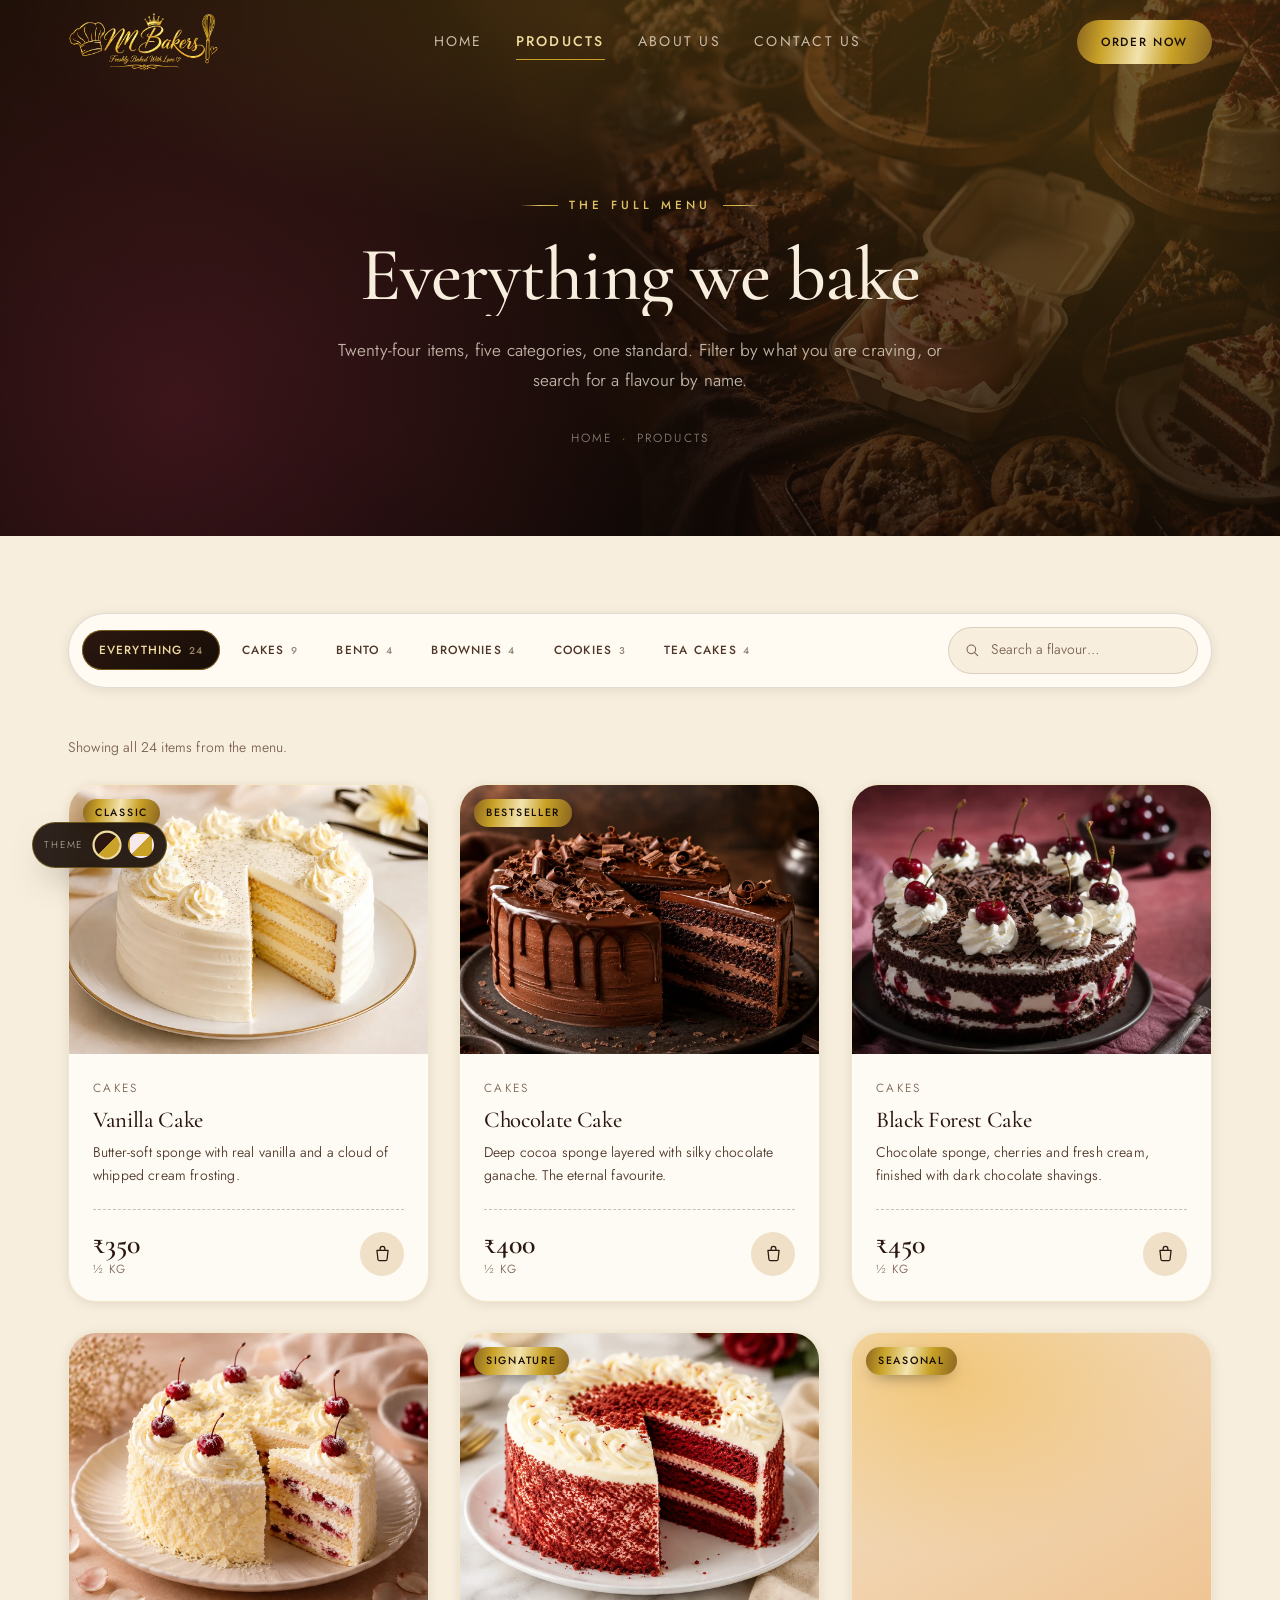
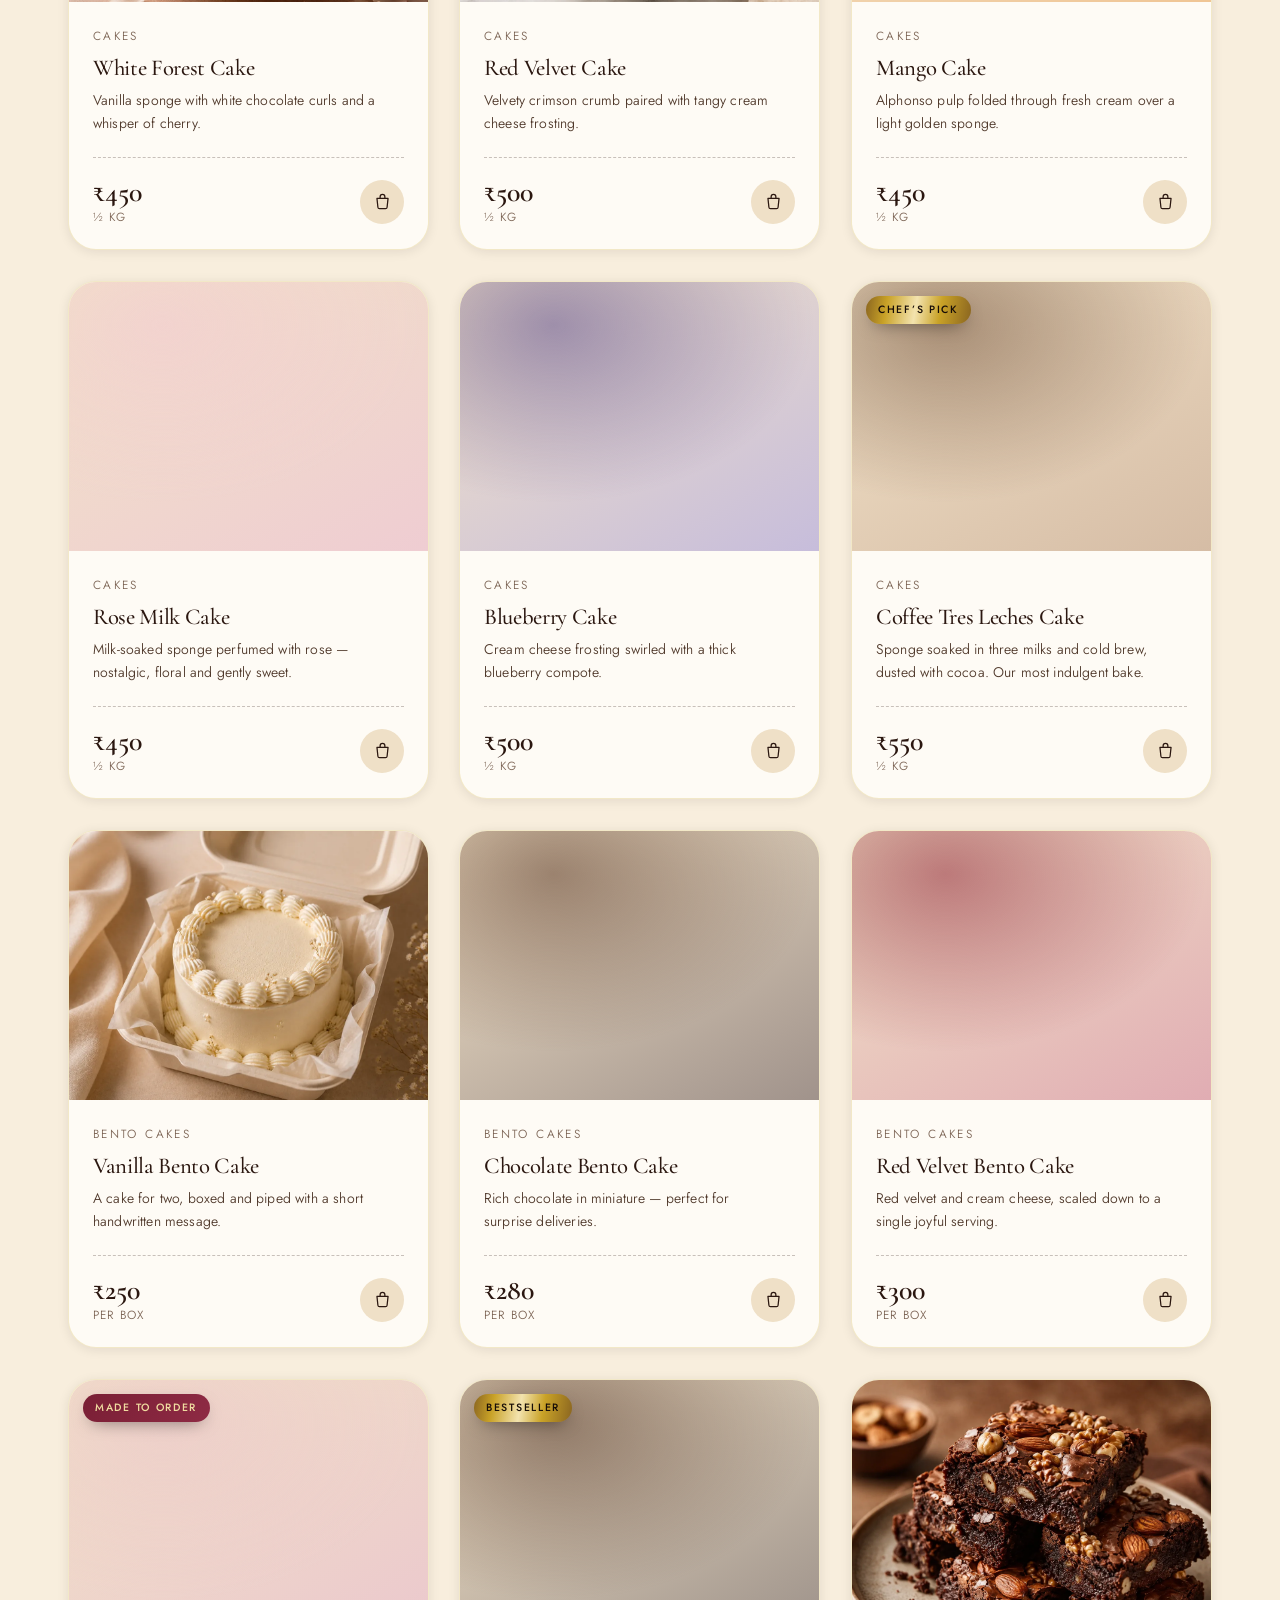
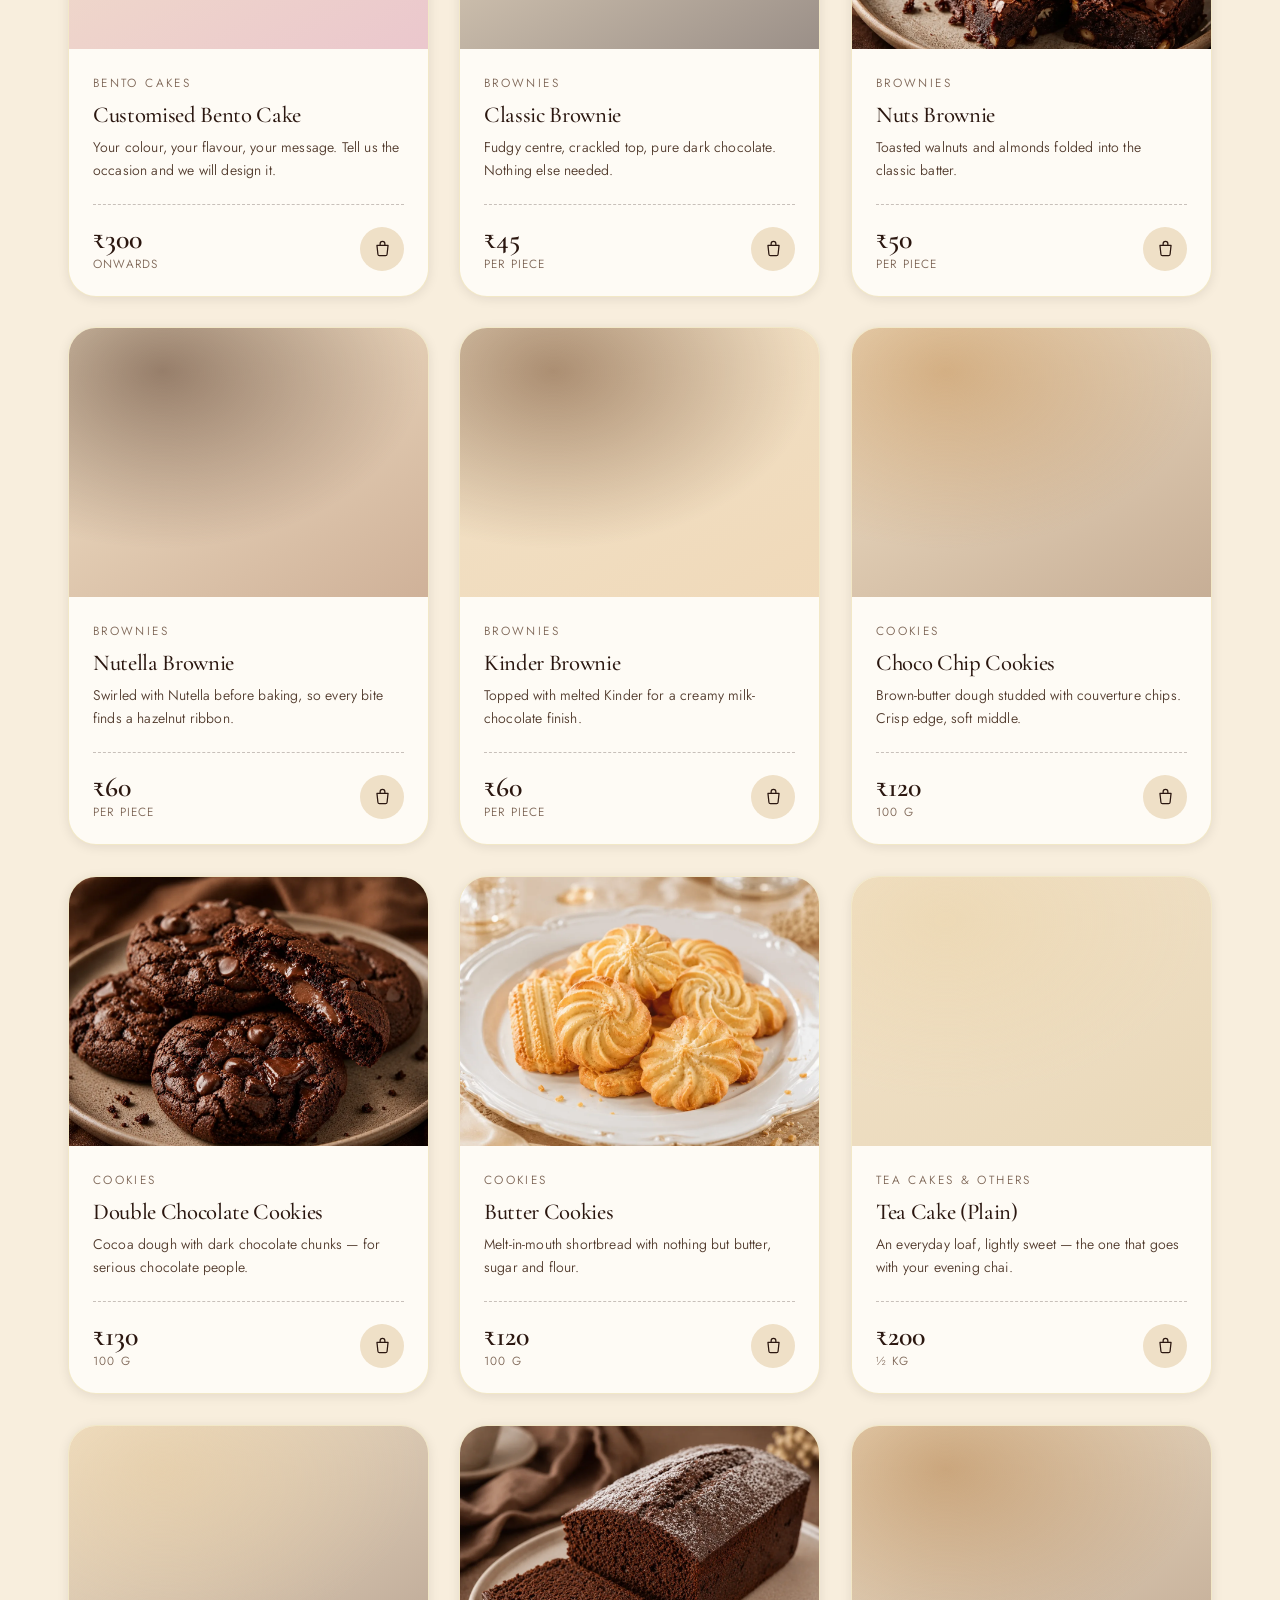
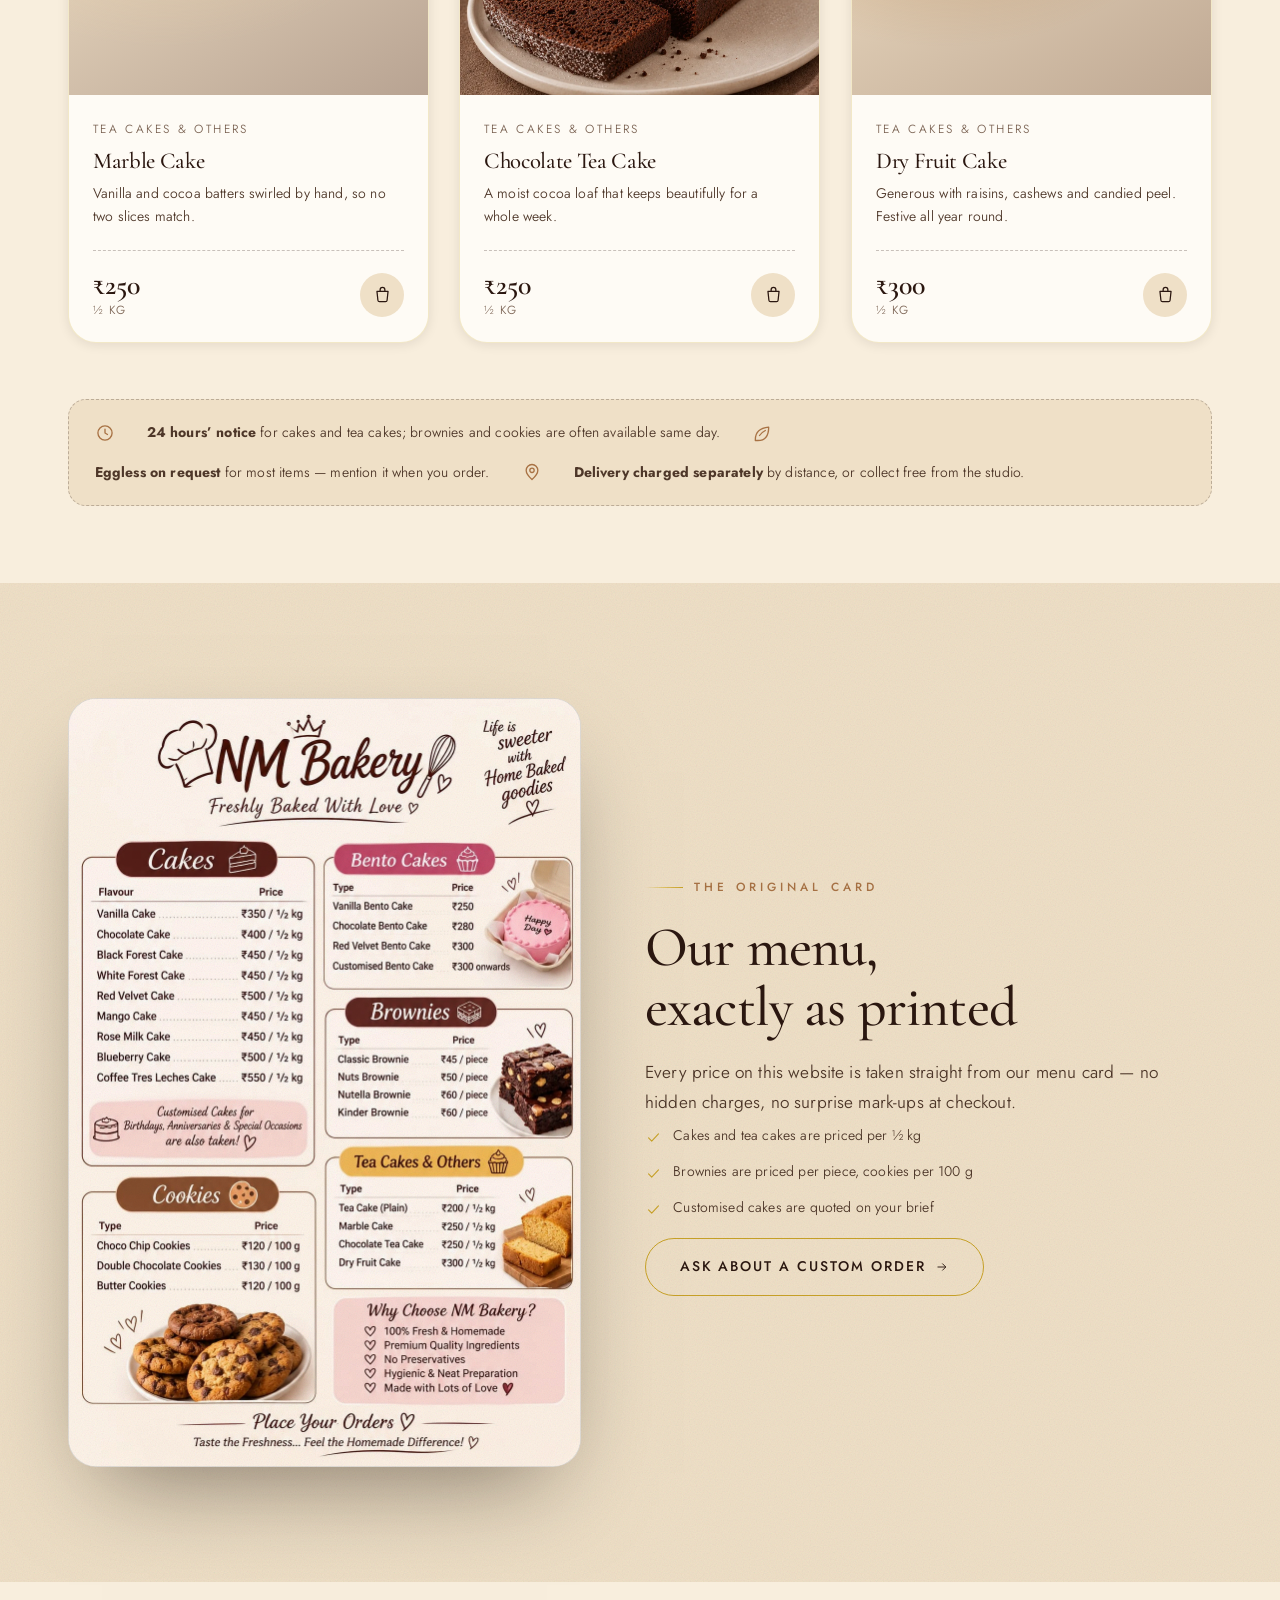
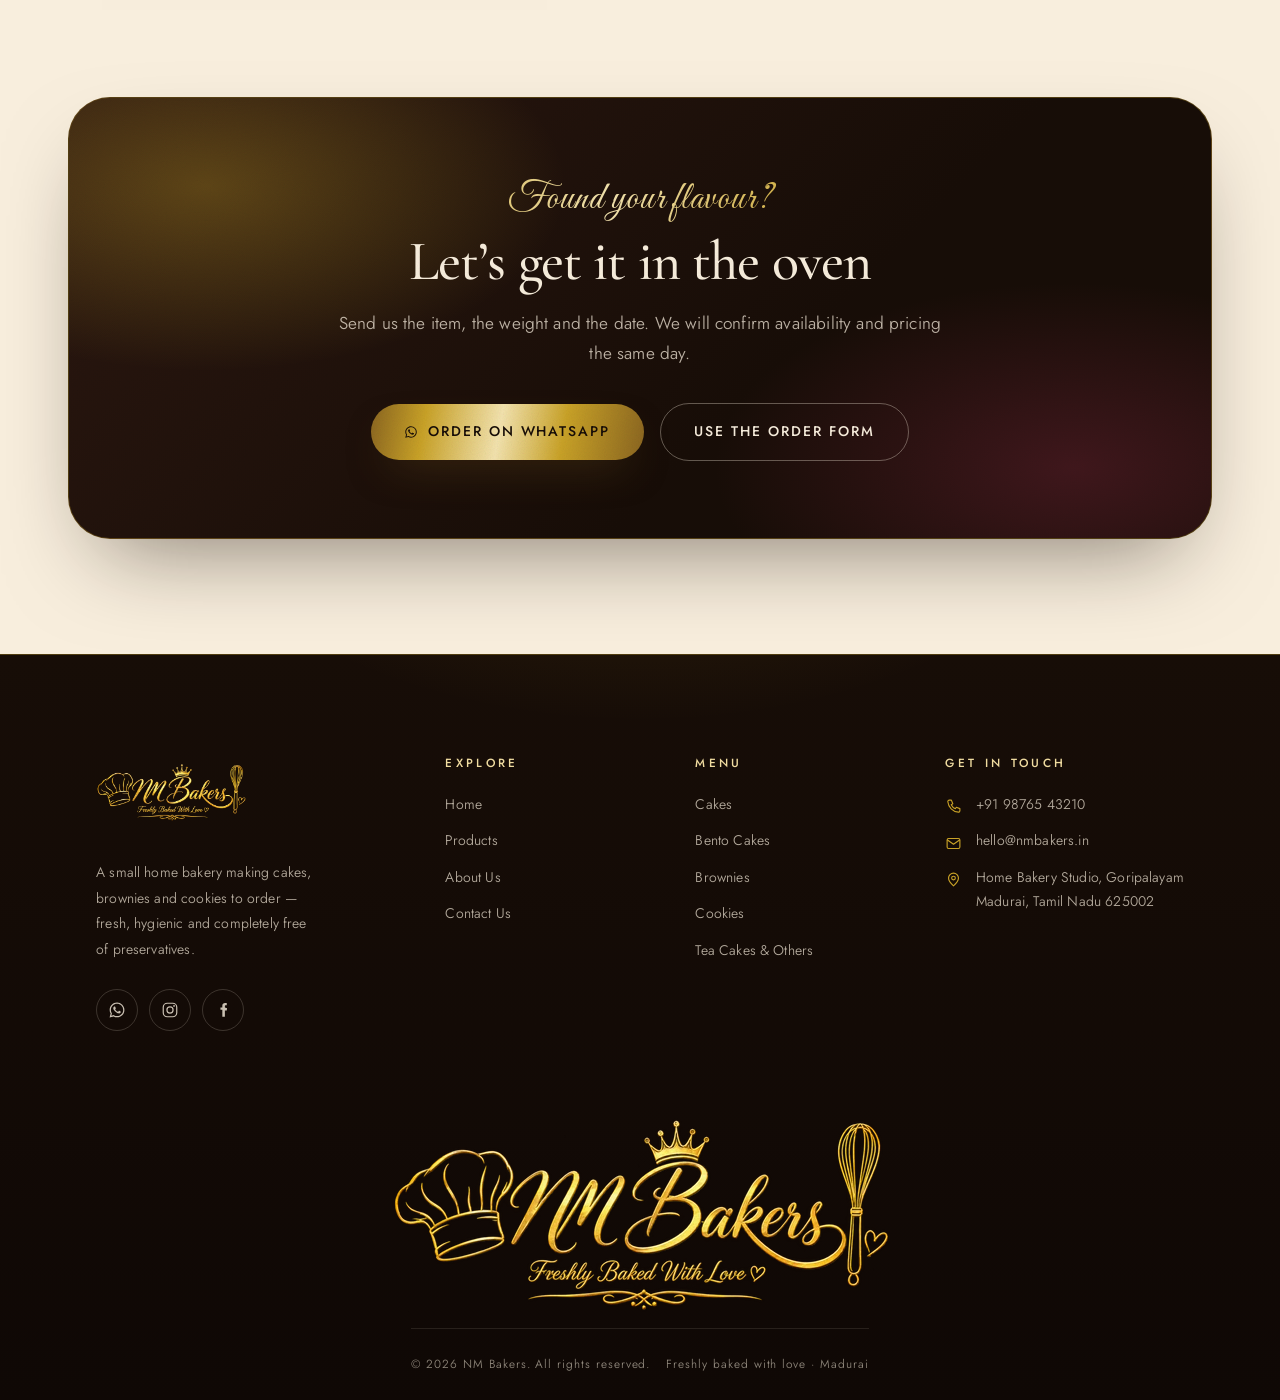
<file: products.html>
<!DOCTYPE html>
<html lang="en-IN">

<head>
  <meta charset="UTF-8">
  <meta name="viewport" content="width=device-width, initial-scale=1">
  <title>Cake Menu &amp; Prices in Madurai — NM Bakers</title>
  <meta name="description" content="Full menu and prices from NM Bakers, Madurai. Chocolate, red velvet, black forest and mango cakes from Rs.350 per half kg, bento cakes from Rs.250, brownies from Rs.45 and cookies from Rs.120.">
  <link rel="canonical" href="https://pugaleeshwaran.github.io/nm-bakers/products.html">
  <meta name="theme-color" content="#170D07">
  <meta name="robots" content="index, follow">

  <!-- how this page looks when shared on WhatsApp, Facebook, etc. -->
  <meta property="og:type" content="website">
  <meta property="og:site_name" content="NM Bakers">
  <meta property="og:locale" content="en_IN">
  <meta property="og:url" content="https://pugaleeshwaran.github.io/nm-bakers/products.html">
  <meta property="og:title" content="Cake Menu &amp; Prices in Madurai — NM Bakers">
  <meta property="og:description" content="Full menu and prices from NM Bakers, Madurai. Chocolate, red velvet, black forest and mango cakes from Rs.350 per half kg, bento cakes from Rs.250, brownies from Rs.45 and cookies from Rs.120.">
  <meta property="og:image" content="https://pugaleeshwaran.github.io/nm-bakers/assets/images/og-cover.jpg">
  <meta property="og:image:width" content="1200">
  <meta property="og:image:height" content="630">
  <meta name="twitter:card" content="summary_large_image">
  <meta name="twitter:title" content="Cake Menu &amp; Prices in Madurai — NM Bakers">
  <meta name="twitter:description" content="Full menu and prices from NM Bakers, Madurai. Chocolate, red velvet, black forest and mango cakes from Rs.350 per half kg, bento cakes from Rs.250, brownies from Rs.45 and cookies from Rs.120.">
  <meta name="twitter:image" content="https://pugaleeshwaran.github.io/nm-bakers/assets/images/og-cover.jpg">

  <!-- Business details for Google. TODO: add your real number here as
       "telephone": "+91XXXXXXXXXX",  right under "email" below. -->
  <script type="application/ld+json">
  {
    "@context": "https://schema.org",
    "@type": "Bakery",
    "@id": "https://pugaleeshwaran.github.io/nm-bakers/#bakery",
    "name": "NM Bakers",
    "description": "Small-batch home bakery in Madurai making cakes, bento cakes, brownies, cookies and tea cakes to order.",
    "slogan": "Freshly Baked With Love",
    "url": "https://pugaleeshwaran.github.io/nm-bakers/",
    "logo": "https://pugaleeshwaran.github.io/nm-bakers/assets/images/logo.webp",
    "image": "https://pugaleeshwaran.github.io/nm-bakers/assets/images/og-cover.jpg",
    "email": "hello@nmbakers.in",
    "_comment_telephone": "ADD THE REAL NUMBER HERE as \"telephone\": \"+91XXXXXXXXXX\"",
    "priceRange": "Rs.45 - Rs.550",
    "servesCuisine": ["Cakes", "Bakery", "Desserts"],
    "address": {
      "@type": "PostalAddress",
      "streetAddress": "Home Bakery Studio, Goripalayam",
      "addressLocality": "Madurai",
      "postalCode": "625002",
      "addressRegion": "Tamil Nadu",
      "addressCountry": "IN"
    },
    "areaServed": { "@type": "City", "name": "Madurai" },
    "openingHoursSpecification": [
      { "@type": "OpeningHoursSpecification",
        "dayOfWeek": ["Monday","Tuesday","Wednesday","Thursday","Friday"],
        "opens": "09:00", "closes": "20:00" },
      { "@type": "OpeningHoursSpecification",
        "dayOfWeek": "Saturday", "opens": "09:00", "closes": "21:00" },
      { "@type": "OpeningHoursSpecification",
        "dayOfWeek": "Sunday", "opens": "10:00", "closes": "18:00" }
    ],
    "hasMenu": "https://pugaleeshwaran.github.io/nm-bakers/products.html",
    "makesOffer": [
      { "@type": "Offer", "name": "Cakes",       "priceCurrency": "INR", "price": "350", "description": "From Rs.350 per half kg" },
      { "@type": "Offer", "name": "Bento Cakes", "priceCurrency": "INR", "price": "250", "description": "From Rs.250 per box" },
      { "@type": "Offer", "name": "Brownies",    "priceCurrency": "INR", "price": "45",  "description": "From Rs.45 per piece" },
      { "@type": "Offer", "name": "Cookies",     "priceCurrency": "INR", "price": "120", "description": "From Rs.120 per 100 g" }
    ]
  }
  </script>

  <link rel="preconnect" href="https://fonts.googleapis.com">
  <link rel="preconnect" href="https://fonts.gstatic.com" crossorigin>
  <link
    href="https://fonts.googleapis.com/css2?family=Cormorant+Garamond:ital,wght@0,400;0,500;0,600;1,400;1,500&family=Great+Vibes&family=Jost:wght@300;400;500&display=swap"
    rel="stylesheet">

  <link rel="stylesheet" href="assets/css/base.css?v=38">
  <link rel="stylesheet" href="assets/css/layout.css?v=38">
  <link rel="stylesheet" href="assets/css/components.css?v=38">
  <link rel="stylesheet" href="assets/css/animations.css?v=38">
  <link rel="stylesheet" href="assets/css/pages.css?v=38">
</head>

<body class="has-dark-hero page-products">
  <a class="skip-link" href="#main">Skip to content</a>
  <div class="scroll-progress" aria-hidden="true"></div>

  <header class="site-header">
    <div class="container">
      <a class="brand" href="index.html" aria-label="NM Bakers home">
        <img src="./assets/images/logo.webp" class="mainlogo" alt="">
      </a>

      <nav class="nav" aria-label="Primary">
        <a class="nav__link" href="index.html">Home</a>
        <a class="nav__link is-active" href="products.html">Products</a>
        <a class="nav__link" href="about.html">About Us</a>
        <a class="nav__link" href="contact.html">Contact Us</a>
      </nav>

      <div class="header__actions">
        <a class="btn btn--gold btn--sm" data-link="whatsapp" href="#" target="_blank" rel="noopener">Order Now</a>
        <button class="nav-toggle" type="button" aria-label="Open menu" aria-expanded="false" aria-controls="navDrawer">
          <span class="nav-toggle__bars" aria-hidden="true"><span></span><span></span><span></span></span>
        </button>
      </div>
    </div>
  </header>

  <div class="nav-drawer" id="navDrawer" aria-hidden="true">
    <div class="nav-drawer__inner">
      <nav class="nav-drawer__list" aria-label="Mobile">
        <a href="index.html">Home</a>
        <a class="is-active" href="products.html">Products</a>
        <a href="about.html">About Us</a>
        <a href="contact.html">Contact Us</a>
      </nav>
      <div class="nav-drawer__meta">
        <p class="script" style="font-size:1.7rem">Life is sweeter with home baked goodies</p>
        <a class="btn btn--gold" style="margin-top:1.4rem" data-link="whatsapp" href="#" target="_blank"
          rel="noopener">Order on WhatsApp</a>
      </div>
    </div>
  </div>

  <main id="main">

    <!-- ====================================================================
       BANNER
       ==================================================================== -->
    <section class="page-banner grain">
      <div class="container page-banner__inner">
        <span class="eyebrow is-centered" data-reveal="fade">The full menu</span>
        <h1 data-split>Everything we bake</h1>
        <p class="lead" data-reveal="up" data-delay="300">
          Twenty-four items, five categories, one standard. Filter by what you are craving,
          or search for a flavour by name.
        </p>
        <nav class="breadcrumb" aria-label="Breadcrumb">
          <a href="index.html">Home</a>
          <span aria-hidden="true">&middot;</span>
          <span aria-current="page">Products</span>
        </nav>
      </div>
    </section>

    <!-- ====================================================================
       CATALOGUE
       ==================================================================== -->
    <section class="section section--tight">
      <div class="container">

        <div class="filter-bar">
          <div class="filter-tabs" id="filterTabs" role="group" aria-label="Filter by category"></div>
          <label class="search-field">
            <span class="sr-only">Search the menu</span>
            <span data-icon="search"></span>
            <input type="search" id="productSearch" placeholder="Search a flavour…" autocomplete="off">
          </label>
        </div>

        <p class="results-note" id="resultsNote" role="status"></p>

        <div class="product-grid" id="productGrid"><!-- rendered from data.js --></div>

        <div class="note-strip" style="margin-top:clamp(2.5rem,5vw,3.5rem)" data-reveal="up">
          <span data-icon="clock"></span>
          <span><strong>24 hours&rsquo; notice</strong> for cakes and tea cakes; brownies and cookies are
            often available same day.</span>
          <span data-icon="leaf"></span>
          <span><strong>Eggless on request</strong> for most items — mention it when you order.</span>
          <span data-icon="pin"></span>
          <span><strong>Delivery charged separately</strong> by distance, or collect free from the studio.</span>
        </div>

      </div>
    </section>

    <!-- ====================================================================
       ORIGINAL MENU CARD
       ==================================================================== -->
    <section class="section section--cream grain">
      <div class="container">
        <div class="menu-showcase">
          <div class="menu-showcase__img" data-reveal="scale">
            <img src="assets/images/menu-card.webp"
              alt="The printed NM Bakers menu card listing cakes, bento cakes, brownies, cookies and tea cakes with prices"
              loading="lazy" width="1024" height="1536">
          </div>
          <div class="split__copy">
            <span class="eyebrow" data-reveal="up">The original card</span>
            <h2 data-reveal="up" data-delay="60">Our menu, exactly as printed</h2>
            <p class="lead" data-reveal="up" data-delay="120">
              Every price on this website is taken straight from our menu card — no
              hidden charges, no surprise mark-ups at checkout.
            </p>
            <ul class="custom-panel__list" data-reveal="up" data-delay="180">
              <li><span data-icon="check"></span><span>Cakes and tea cakes are priced per &frac12; kg</span></li>
              <li><span data-icon="check"></span><span>Brownies are priced per piece, cookies per 100 g</span></li>
              <li><span data-icon="check"></span><span>Customised cakes are quoted on your brief</span></li>
            </ul>
            <a class="btn btn--ghost" href="contact.html" data-reveal="up" data-delay="240">
              Ask about a custom order <span class="btn-icon" data-icon="arrow"></span>
            </a>
          </div>
        </div>
      </div>
    </section>

    <!-- ====================================================================
       CTA
       ==================================================================== -->
    <section class="section">
      <div class="container">
        <div class="cta-band grain" data-reveal="rise">
          <p class="script">Found your flavour?</p>
          <h2>Let&rsquo;s get it in the oven</h2>
          <p class="lead">Send us the item, the weight and the date. We will confirm availability
            and pricing the same day.</p>
          <div class="cluster" style="justify-content:center">
            <a class="btn btn--gold" data-link="whatsapp" href="#" target="_blank" rel="noopener">
              <span class="btn-icon" data-icon="whatsapp"></span> Order on WhatsApp
            </a>
            <a class="btn btn--outline-light" href="contact.html">Use the order form</a>
          </div>
        </div>
      </div>
    </section>

  </main>

  <footer class="site-footer">
    <div class="container footer-all">
      <div class="footer__grid">

        <div class="footer__brand">
          <a class="brand" href="index.html">
            <img src="./assets/images/logo.webp" class="mainlogo" alt="">
          </a>
          <p class="footer__about">
            A small home bakery making cakes, brownies and cookies to order —
            fresh, hygienic and completely free of preservatives.
          </p>
          <div class="footer__socials">
            <a data-link="whatsapp" href="#" target="_blank" rel="noopener" aria-label="WhatsApp"><span
                data-icon="whatsapp"></span></a>
            <a data-link="instagram" href="#" target="_blank" rel="noopener" aria-label="Instagram"><span
                data-icon="instagram"></span></a>
            <a data-link="facebook" href="#" target="_blank" rel="noopener" aria-label="Facebook"><span
                data-icon="facebook"></span></a>
          </div>
        </div>

        <div>
          <h4 class="footer__title">Explore</h4>
          <ul class="footer__list">
            <li><a href="index.html">Home</a></li>
            <li><a href="products.html">Products</a></li>
            <li><a href="about.html">About Us</a></li>
            <li><a href="contact.html">Contact Us</a></li>
          </ul>
        </div>

        <div>
          <h4 class="footer__title">Menu</h4>
          <ul class="footer__list">
            <li><a href="products.html#cakes">Cakes</a></li>
            <li><a href="products.html#bento">Bento Cakes</a></li>
            <li><a href="products.html#brownies">Brownies</a></li>
            <li><a href="products.html#cookies">Cookies</a></li>
            <li><a href="products.html#teacakes">Tea Cakes &amp; Others</a></li>
          </ul>
        </div>

        <div>
          <h4 class="footer__title">Get in touch</h4>
          <ul class="footer__list">
            <li class="footer__contact-item">
              <span data-icon="phone"></span>
              <a data-link="tel" href="#"><span data-config="phoneDisplay">+91 98765 43210</span></a>
            </li>
            <li class="footer__contact-item">
              <span data-icon="mail"></span>
              <a data-link="mail" href="#"><span data-config="email">hello@nmbakers.in</span></a>
            </li>
            <li class="footer__contact-item">
              <span data-icon="pin"></span>
              <span>
                <span data-config="addressLine1">Home Bakery Studio</span><br>
                <span data-config="addressLine2">Madurai, Tamil Nadu</span>
              </span>
            </li>
          </ul>
        </div>

      </div>
      <img class="footer__watermark" src="./assets/images/logo.webp" aria-hidden="true"></img>

      <div class="footer__bar">
        <span>&copy; <span data-year>2026</span> NM Bakers. All rights reserved.</span>
        <span>Freshly baked with love &middot; Madurai</span>
      </div>
    </div>
  </footer>

  <a class="floating-order" data-link="whatsapp" href="#" target="_blank" rel="noopener">
    <span class="floating-order__icon" data-icon="whatsapp"></span>
    <span>Order now</span>
  </a>

  <script src="assets/js/data.js?v=38"></script>
  <script src="assets/js/visuals.js?v=38"></script>
  <script src="assets/js/scroll.js?v=38"></script>
  <script src="assets/js/app.js?v=38"></script>
  <!-- Colour-theme switcher (a deciding tool) — delete this line to remove it -->
  <script src="assets/js/theme.js?v=38"></script>
</body>

</html>
</file>
<file: assets/css/base.css>
/* ==========================================================================
   NM BAKERS — base.css
   Design tokens, reset, typography, utilities, buttons
   ========================================================================== */

/* --------------------------------------------------------------------------
   1. Design tokens
   -------------------------------------------------------------------------- */
:root {

  /* ---- Deep neutrals: the base of the luxury scheme ---- */
  --noir: #0F0805;
  --espresso: #170D07;
  --cocoa: #2B1710;
  --choco: #45261A;
  --mocha: #6B3F28;
  --caramel: #A87244;
  --dark-top: #251409;

  /* ---- The same colours as raw R,G,B numbers ----
     Needed wherever a colour is used see-through, e.g. rgba(var(--gold-rgb), .4).
     Change these together with the colours above when you switch theme. */
  --noir-rgb: 15, 8, 5;
  --espresso-rgb: 23, 13, 7;
  --cocoa-rgb: 43, 23, 16;
  --dark-top-rgb: 37, 20, 9;
  --gold-rgb: 201, 162, 39;
  --gold-deep-rgb: 138, 101, 32;
  --gold-soft-rgb: 240, 220, 160;
  --rose-rgb: 142, 42, 68;
  --wine-rgb: 122, 31, 53;
  --cream-rgb: 248, 238, 221;

  /* ---- Metallic gold ramp ----
     A single flat gold reads as mustard. Real metal needs a dark edge, a
     mid tone and a bright highlight, which is what --grad-gold provides. */
  --gold-deep: #8A6520;
  --gold: #C9A227;
  --gold-mid: #DFC163;
  --gold-soft: #F0DCA0;
  --gold-glow: rgba(var(--gold-rgb), .32);
  --grad-gold: linear-gradient(100deg, #8A6520 0%, #C9A227 20%, #F3E3AE 47%, #C9A227 70%, #8A6520 100%);
  --grad-gold-warm: linear-gradient(120deg, #A87244 0%, #C9A227 55%, #E8CE7C 100%);

  /* ---- Accent: deep wine instead of dusty rose ---- */
  --wine: #7A1F35;
  --rose: #8E2A44;
  --blush: #F2D9DD;
  --blush-deep: #DCA9B3;

  /* ---- Light surfaces ---- */
  --ivory: #FEFBF5;
  --cream: #F8EEDD;
  --cream-2: #EFE0C7;

  /* ---- Background photo behind the hero and every page banner ----
     This is the default, used by any page with no picture of its own.
     Per-page pictures are set just below, under "ONE PICTURE PER PAGE".
     Use `none` to switch the photo off and keep the plain dark gradient. */
  --banner-image: url('../hero-bg/bg.webp');

  /* How dark the tint over that photo is. Higher = darker = easier to read.
     Drop to about .70 if you want the photo to show through more. */
  --banner-veil: .72;
  --hero-veil: .78;
}

/* ==========================================================================
   ONE PICTURE PER PAGE
   --------------------------------------------------------------------------
   Each page can have its own background photo. Put the file in
   assets/images/ and change the filename on that page's line below.

   All four start on the same hero-bg.webp, so the site looks right today.
   Change them one at a time as your new photos are ready.
   ========================================================================== */
body.page-home     { --banner-image: url('../hero-bg/hero-home.webp'); }
body.page-products { --banner-image: url('../hero-bg/hero-products.webp'); }
body.page-about    { --banner-image: url('../hero-bg/hero-about.webp'); }
body.page-contact  { --banner-image: url('../hero-bg/hero-contact.webp'); }

:root {

  /* Semantic */
  --bg: var(--cream);
  --surface: var(--ivory);
  --ink: #1A0E08;
  --ink-soft: #4E3729;
  --ink-muted: #7A6252;
  --line: rgba(var(--cocoa-rgb), .14);
  --line-strong: rgba(var(--cocoa-rgb), .26);

  /* Typography */
  --font-display: "Cormorant Garamond", "Playfair Display", Georgia, "Times New Roman", serif;
  --font-script: "Great Vibes", "Segoe Script", "Brush Script MT", cursive;
  --font-body: "Jost", "Inter", -apple-system, BlinkMacSystemFont, "Segoe UI", Roboto, sans-serif;

  /* Fluid type scale */
  --fs-hero: clamp(3rem, 9vw, 7.5rem);
  --fs-h1: clamp(2.5rem, 6vw, 4.75rem);
  --fs-h2: clamp(2rem, 4.4vw, 3.5rem);
  --fs-h3: clamp(1.35rem, 2.2vw, 1.85rem);
  --fs-lead: clamp(1.02rem, 1.35vw, 1.2rem);
  --fs-body: 1rem;
  --fs-small: .875rem;
  --fs-micro: .74rem;

  /* Spacing */
  --space-xs: .5rem;
  --space-sm: 1rem;
  --space-md: 1.75rem;
  --space-lg: 3rem;
  --space-xl: 5rem;
  --section-y: clamp(4.5rem, 9vw, 8.5rem);

  /* Layout */
  --container: 1240px;
  --container-narrow: 880px;
  --gutter: clamp(1.25rem, 4vw, 3rem);
  --header-h: 84px;

  /* Shape & depth */
  --radius-sm: 10px;
  --radius: 18px;
  --radius-lg: 28px;
  --radius-xl: 42px;
  --shadow-sm: 0 2px 12px rgba(var(--espresso-rgb), .09);
  --shadow: 0 18px 46px -20px rgba(var(--espresso-rgb), .36);
  --shadow-lg: 0 40px 92px -34px rgba(var(--espresso-rgb), .52);
  --shadow-gold: 0 18px 44px -20px rgba(var(--gold-deep-rgb), .55);

  /* Motion */
  --ease: cubic-bezier(.22, .61, .36, 1);
  --ease-out: cubic-bezier(.16, 1, .3, 1);
  --dur: .5s;
  --dur-slow: .9s;
}

/* ==========================================================================
   COLOUR THEMES
   --------------------------------------------------------------------------
   The site has two themes:

     1. CHOCOLATE & GOLD (dark)  — everything defined above this line.
                                   This is the default.
     2. BLUSH & GOLD (light)     — near the bottom of this file, switched on
                                   when <html> carries data-theme="blush".

   The two swatch buttons in the bottom-left corner switch between them.
   To remove that switcher before going live, delete this one line
       <script src="assets/js/theme.js?v=27"></script>
   from the four HTML files. Both themes stay available either way.
   ========================================================================== */

/* --------------------------------------------------------------------------
   2. Reset
   -------------------------------------------------------------------------- */
*,
*::before,
*::after {
  box-sizing: border-box;
}

* {
  margin: 0;
}

html {
  -webkit-text-size-adjust: 100%;
  scroll-behavior: smooth;
  scroll-padding-top: calc(var(--header-h) + 20px);
}

body {
  background: var(--bg);
  color: var(--ink);
  font-family: var(--font-body);
  font-size: var(--fs-body);
  font-weight: 350;
  line-height: 1.7;
  letter-spacing: .01em;
  -webkit-font-smoothing: antialiased;
  -moz-osx-font-smoothing: grayscale;
  overflow-x: hidden;
}

img,
svg,
video,
canvas {
  display: block;
  max-width: 100%;
}

img {
  height: auto;
}

button,
input,
select,
textarea {
  font: inherit;
  color: inherit;
}

button {
  background: none;
  border: 0;
  cursor: pointer;
}

a {
  color: inherit;
  text-decoration: none;
}

ul,
ol {
  list-style: none;
  padding: 0;
}

:focus-visible {
  outline: 2px solid var(--gold);
  outline-offset: 3px;
  border-radius: 4px;
}

::selection {
  background: var(--blush-deep);
  color: var(--cocoa);
}

::-webkit-scrollbar {
  width: 11px;
}

::-webkit-scrollbar-track {
  background: var(--cream-2);
}

::-webkit-scrollbar-thumb {
  background: linear-gradient(var(--caramel), var(--cocoa));
  border-radius: 99px;
  border: 3px solid var(--cream-2);
}

/* --------------------------------------------------------------------------
   3. Typography
   -------------------------------------------------------------------------- */
h1,
h2,
h3,
h4 {
  font-family: var(--font-display);
  font-weight: 500;
  line-height: 1.08;
  letter-spacing: -.015em;
  color: var(--cocoa);
  text-wrap: balance;
}

h1 {
  font-size: var(--fs-h1);
}

h2 {
  font-size: var(--fs-h2);
}

h3 {
  font-size: var(--fs-h3);
}

p {
  text-wrap: pretty;
}

.script {
  font-family: var(--font-script);
  font-weight: 400;
  letter-spacing: .02em;
  color: var(--rose);
  line-height: 1.3;
}

.lead {
  font-size: var(--fs-lead);
  color: var(--ink-soft);
  line-height: 1.75;
  max-width: 62ch;
}

.eyebrow {
  display: inline-flex;
  align-items: center;
  gap: .7rem;
  font-size: var(--fs-micro);
  font-weight: 500;
  letter-spacing: .34em;
  text-transform: uppercase;
  color: var(--caramel);
}

.eyebrow::before {
  content: "";
  width: 38px;
  height: 1px;
  background: linear-gradient(90deg, transparent, var(--gold-mid), var(--gold));
}

.eyebrow.is-centered::after {
  content: "";
  width: 38px;
  height: 1px;
  background: linear-gradient(90deg, var(--gold), var(--gold-mid), transparent);
}

.gold-text,
.gold-foil {
  background: var(--grad-gold);
  -webkit-background-clip: text;
  background-clip: text;
  color: transparent;
}

/* --------------------------------------------------------------------------
   4. Layout utilities
   -------------------------------------------------------------------------- */
.container {
  width: 100%;
  max-width: var(--container);
  margin-inline: auto;
  padding-inline: var(--gutter);
}

.container--narrow {
  max-width: var(--container-narrow);
}

.section {
  padding-block: var(--section-y);
  position: relative;
}

.section--tight {
  padding-block: clamp(3rem, 6vw, 5rem);
}

.section--cream {
  background: var(--cream-2);
}

/* Flat base rather than a vertical gradient: two dark sections in a row
   then merge into one chapter instead of showing a seam where the end of
   one gradient meets the start of the next. */
.section--dark {
  background:
    radial-gradient(70% 60% at 50% 0%, rgba(var(--gold-rgb), .11), transparent 64%),
    var(--espresso);
  color: var(--cream);
}

.section--dark h2,
.section--dark h3 {
  color: var(--cream);
}

.section--dark .lead {
  color: rgba(var(--cream-rgb), .72);
}

.section--dark .eyebrow {
  color: var(--gold-mid);
}

.section--dark .btn--ghost {
  --btn-fg: var(--cream);
  border-color: rgba(var(--gold-rgb), .5);
}

.section--dark .btn--ghost:hover {
  color: var(--espresso);
}

.section-head {
  max-width: 660px;
  margin-bottom: clamp(2.5rem, 5vw, 4rem);
}

.section-head.is-centered {
  margin-inline: auto;
  text-align: center;
}

.section-head .eyebrow {
  margin-bottom: 1.1rem;
}

.section-head h2 {
  margin-bottom: 1.1rem;
}

.section-head.is-centered .lead {
  margin-inline: auto;
}

.grid {
  display: grid;
  gap: clamp(1.25rem, 2.4vw, 2rem);
}

.grid--2 {
  grid-template-columns: repeat(2, 1fr);
}

.grid--3 {
  grid-template-columns: repeat(3, 1fr);
}

.grid--4 {
  grid-template-columns: repeat(4, 1fr);
}

.stack {
  display: flex;
  flex-direction: column;
  gap: var(--space-sm);
}

.cluster {
  display: flex;
  flex-wrap: wrap;
  align-items: center;
  gap: var(--space-sm);
}

.is-centered {
  text-align: center;
}

.sr-only {
  position: absolute;
  width: 1px;
  height: 1px;
  padding: 0;
  margin: -1px;
  overflow: hidden;
  clip: rect(0 0 0 0);
  white-space: nowrap;
  border: 0;
}

.skip-link {
  position: absolute;
  top: -100px;
  left: 1rem;
  z-index: 999;
  padding: .7rem 1.2rem;
  background: var(--cocoa);
  color: var(--cream);
  border-radius: 0 0 var(--radius-sm) var(--radius-sm);
}

.skip-link:focus {
  top: 0;
}

.rule-ornament {
  display: flex;
  align-items: center;
  justify-content: center;
  gap: 1rem;
  color: var(--gold);
}

.rule-ornament::before,
.rule-ornament::after {
  content: "";
  height: 1px;
  flex: 1;
  max-width: 130px;
  background: linear-gradient(90deg, transparent, var(--gold-glow), var(--gold));
}

.rule-ornament::after {
  background: linear-gradient(90deg, var(--gold), var(--gold-glow), transparent);
}

/* --------------------------------------------------------------------------
   5. Buttons & links
   -------------------------------------------------------------------------- */
.btn {
  --btn-bg: linear-gradient(150deg, var(--cocoa), var(--espresso));
  --btn-fg: var(--cream);
  position: relative;
  display: inline-flex;
  align-items: center;
  justify-content: center;
  gap: .6rem;
  padding: 1rem 2.1rem;
  border-radius: 999px;
  background: var(--btn-bg);
  color: var(--btn-fg);
  font-size: var(--fs-small);
  font-weight: 500;
  letter-spacing: .14em;
  text-transform: uppercase;
  white-space: nowrap;
  overflow: hidden;
  isolation: isolate;
  transition: transform var(--dur) var(--ease-out),
    box-shadow var(--dur) var(--ease-out),
    color var(--dur) var(--ease-out),
    border-color var(--dur) var(--ease-out);
}

.btn::before {
  content: "";
  position: absolute;
  inset: 0;
  z-index: -1;
  background: var(--grad-gold);
  transform: translateY(101%);
  transition: transform .55s var(--ease-out);
}

.btn:hover {
  transform: translateY(-3px);
  box-shadow: var(--shadow-gold);
  color: var(--espresso);
}

.btn:hover::before {
  transform: translateY(0);
}

.btn:active {
  transform: translateY(-1px);
}

.btn--ghost {
  --btn-bg: transparent;
  --btn-fg: var(--cocoa);
  border: 1px solid var(--gold);
}

.btn--ghost:hover {
  color: var(--espresso);
  border-color: transparent;
}

/* Solid gold leaf — the primary call to action */
.btn--gold {
  --btn-bg: var(--grad-gold);
  --btn-fg: var(--espresso);
  box-shadow: var(--shadow-gold);
}

.btn--gold::before {
  background: linear-gradient(150deg, var(--cocoa), var(--espresso));
}

.btn--gold:hover {
  color: var(--gold-soft);
}

.btn--light {
  --btn-bg: var(--cream);
  --btn-fg: var(--espresso);
}

.btn--outline-light {
  --btn-bg: transparent;
  --btn-fg: var(--cream);
  border: 1px solid rgba(var(--cream-rgb), .34);
}

.btn--sm {
  padding: .72rem 1.5rem;
  font-size: var(--fs-micro);
}

.btn-icon {
  width: 1em;
  height: 1em;
  flex: none;
}

.link-arrow {
  display: inline-flex;
  align-items: center;
  gap: .55rem;
  font-size: var(--fs-small);
  font-weight: 500;
  letter-spacing: .12em;
  text-transform: uppercase;
  color: var(--caramel);
  padding-bottom: 3px;
  background-image: linear-gradient(var(--gold), var(--gold));
  background-size: 0% 1px;
  background-repeat: no-repeat;
  background-position: 0 100%;
  transition: background-size .45s var(--ease-out), color .3s;
}

.link-arrow:hover {
  color: var(--cocoa);
  background-size: 100% 1px;
}

.link-arrow svg {
  transition: transform .4s var(--ease-out);
}

.link-arrow:hover svg {
  transform: translateX(5px);
}

/* --------------------------------------------------------------------------
   6. Paper grain texture
   -------------------------------------------------------------------------- */
.grain::after {
  content: "";
  position: absolute;
  inset: 0;
  pointer-events: none;
  opacity: .3;
  mix-blend-mode: multiply;
  background-image: url("data:image/svg+xml,%3Csvg xmlns='http://www.w3.org/2000/svg' width='180' height='180'%3E%3Cfilter id='n'%3E%3CfeTurbulence type='fractalNoise' baseFrequency='.85' numOctaves='3'/%3E%3C/filter%3E%3Crect width='100%25' height='100%25' filter='url(%23n)' opacity='.42'/%3E%3C/svg%3E");
}

/* --------------------------------------------------------------------------
   7. Responsive
   -------------------------------------------------------------------------- */
@media (max-width: 1024px) {
  .grid--4 {
    grid-template-columns: repeat(2, 1fr);
  }

  .grid--3 {
    grid-template-columns: repeat(2, 1fr);
  }
}

@media (max-width: 680px) {
  :root {
    --header-h: 70px;
  }

  .grid--2,
  .grid--3,
  .grid--4 {
    grid-template-columns: 1fr;
  }

  .btn {
    padding: .9rem 1.7rem;
  }
}
/* ==========================================================================
   THEME 2 — BLUSH & GOLD (light)
   --------------------------------------------------------------------------
   Soft, romantic, feminine. Pale pink with champagne gold.

   A light theme is more than new colours: the hero, the page banners, the
   footer and the dark sections were all built for pale text on a dark
   ground. So this theme sets its palette AND the block below flips those
   surfaces over. --panel and --panel-2 are the two pale grounds that
   replace the dark ones.
   ========================================================================== */
:root[data-theme="blush"] {
  /* The two pale grounds that replace the dark ones.
     --panel   = hero and page banners
     --panel-2 = footer, marquee and the flipped "dark" sections (deeper,
                 so the sections still read as separate bands) */
  --panel: #FDF5F6;
  --panel-2: #F8E9EC;
  --panel-rgb: 253, 245, 246;
  --panel-2-rgb: 248, 233, 236;

  /* these stay genuinely dark — they are text and buttons, not backgrounds */
  --noir: #2A141C;      --noir-rgb: 42, 20, 28;
  --espresso: #331A22;  --espresso-rgb: 51, 26, 34;
  --cocoa: #4A2630;     --cocoa-rgb: 74, 38, 48;
  --choco: #63343F;
  --mocha: #7E4A56;
  --caramel: #A9707C;
  --dark-top: #3D1F29;  --dark-top-rgb: 61, 31, 41;

  --gold-deep: #A07A2A; --gold-deep-rgb: 160, 122, 42;
  --gold: #C9A227;      --gold-rgb: 201, 162, 39;
  --gold-mid: #DFC163;
  --gold-soft: #B08C22; --gold-soft-rgb: 176, 140, 34;
  --grad-gold: linear-gradient(100deg, #A07A2A 0%, #C9A227 20%, #EFDCA0 47%, #C9A227 70%, #A07A2A 100%);
  --grad-gold-warm: linear-gradient(120deg, #A9707C 0%, #C9A227 55%, #E8CE7C 100%);

  --wine: #A85A72;      --wine-rgb: 168, 90, 114;
  --rose: #C4788C;      --rose-rgb: 196, 120, 140;
  --blush: #FBE4E8;
  --blush-deep: #F0C3CC;

  --ivory: #FFFFFF;                 /* cards stay white so they lift off the pink */
  --cream: #FDF5F6;     --cream-rgb: 253, 245, 246;
  --cream-2: #F5DFE4;

  --bg: #FDF5F6;
  --ink: #3A1F27;
  --ink-soft: #6B4A54;
  --ink-muted: #9A7A84;

  --banner-veil: .93;
  --hero-veil: .95;
}

/* ==========================================================================
   Shared light-theme surface flips
   Every surface that was designed dark becomes pale, and its text goes dark.
   ========================================================================== */
/* The hero photographs are dark bakery scenes, shot for the dark theme.
   Simply thinning the pale veil over them turns the banner muddy and the
   dark text stops reading. So on the light theme the photo goes on its own
   layer and is BRIGHTENED, with an even pale veil above it:

       ::before   the photo, brightened          (behind everything)
       ::after    the pale veil                  (above the photo)
       content    headline and text              (above the veil)

   That way the picture stays clearly visible and the text stays readable.
   --photo-lift controls how bright, --photo-veil how strong the veil. */
:root[data-theme="blush"] {
  --photo-lift: 1.7;
  --photo-veil: .64;
}

:root[data-theme="blush"] .hero,
:root[data-theme="blush"] .page-banner{
  color: var(--ink);
  background:
    radial-gradient(85% 75% at 50% 0%, rgba(var(--gold-rgb), .12) 0%, transparent 58%),
    var(--panel);
}

:root[data-theme="blush"] .hero::before,
:root[data-theme="blush"] .page-banner::before{
  content: "";
  position: absolute;
  inset: 0;
  z-index: -4;
  background-image: var(--banner-image);
  background-size: cover;
  background-position: center right;
  background-repeat: no-repeat;
  filter: brightness(var(--photo-lift)) saturate(.8) contrast(.8);
}

/* The veil is strongest in the middle, where the words are, and fades out
   towards the edges so the photograph still shows. A flat veil either hides
   the picture or leaves the text sitting on a busy background — this does
   both jobs at once. */
:root[data-theme="blush"] .hero.grain::after,
:root[data-theme="blush"] .page-banner.grain::after{
  background-image: none;
  background:
    radial-gradient(72% 80% at 50% 50%,
      rgba(var(--panel-rgb), calc(var(--photo-veil) + .30)) 0%,
      rgba(var(--panel-rgb), calc(var(--photo-veil) + .16)) 48%,
      rgba(var(--panel-2-rgb), calc(var(--photo-veil) - .16)) 100%),
    linear-gradient(165deg,
      rgba(var(--panel-rgb), calc(var(--photo-veil) - .18)) 0%,
      rgba(var(--panel-2-rgb), calc(var(--photo-veil) - .14)) 100%);
  mix-blend-mode: normal;
  opacity: 1;
  z-index: 1;
}

:root[data-theme="blush"] .hero h1,
:root[data-theme="blush"] .page-banner h1{ color: var(--cocoa); }

/* over a photograph the softer greys stop reading, so the banner text uses
   the full-strength ink and the eyebrow uses the deep gold, not the pale one */
:root[data-theme="blush"] .hero__lead,
:root[data-theme="blush"] .page-banner .lead{ color: var(--ink); }

:root[data-theme="blush"] .page-banner .eyebrow,
:root[data-theme="blush"] .hero__eyebrow{ color: var(--gold-deep); }

:root[data-theme="blush"] .hero__trust{ border-top-color: rgba(var(--gold-rgb), .38); }

:root[data-theme="blush"] .breadcrumb{ color: var(--ink-soft); }
:root[data-theme="blush"] .hero__cue{ color: var(--ink-muted); }

/* the trust row is real content, so give it proper reading contrast
   (--ink-muted came out at 3.6:1 on pink, below the 4.5:1 minimum) */
:root[data-theme="blush"] .hero__trust-item span{ color: var(--ink-soft); }

/* floating price chips: white card instead of dark glass */
:root[data-theme="blush"] .hero__chip{
  background: rgba(255, 255, 255, .92);
  border-color: rgba(var(--gold-rgb), .5);
  color: var(--cocoa);
  box-shadow: 0 16px 34px -18px rgba(var(--cocoa-rgb), .4);
}

:root[data-theme="blush"] .hero .btn--ghost{ --btn-fg: var(--cocoa); }

/* marquee ribbon */
:root[data-theme="blush"] .marquee{
  background: var(--panel-2);
  color: var(--cocoa);
  border-block-color: rgba(var(--gold-rgb), .3);
}
:root[data-theme="blush"] .marquee__item{ color: var(--cocoa); }

/* the "dark" content sections */
:root[data-theme="blush"] .section--dark{
  color: var(--ink);
  background:
    radial-gradient(70% 60% at 50% 0%, rgba(var(--gold-rgb), .12), transparent 64%),
    var(--panel-2);
}
:root[data-theme="blush"] .section--dark h2,
:root[data-theme="blush"] .section--dark h3{ color: var(--cocoa); }
:root[data-theme="blush"] .section--dark .lead{ color: var(--ink-soft); }
:root[data-theme="blush"] .section--dark .feature{
  background: var(--ivory);
  border-color: rgba(var(--gold-rgb), .26);
}
:root[data-theme="blush"] .section--dark .feature p{ color: var(--ink-soft); }
:root[data-theme="blush"] .section--dark .stat__label{ color: var(--ink-muted); }
:root[data-theme="blush"] .section--dark .btn--ghost{ --btn-fg: var(--cocoa); }

/* call-to-action band */
:root[data-theme="blush"] .cta-band{
  color: var(--ink);
  background: linear-gradient(135deg, var(--panel) 0%, var(--panel-2) 70%);
  border-color: rgba(var(--gold-rgb), .4);
}
:root[data-theme="blush"] .cta-band h2{ color: var(--cocoa); }
:root[data-theme="blush"] .cta-band .lead{ color: var(--ink-soft); }
:root[data-theme="blush"] .btn--outline-light{
  --btn-fg: var(--cocoa);
  border-color: rgba(var(--gold-rgb), .5);
}

/* footer */
:root[data-theme="blush"] .site-footer{
  background: var(--panel-2);
  color: var(--ink-soft);
  border-top-color: rgba(var(--gold-rgb), .45);
}
:root[data-theme="blush"] .footer__brand .brand__name{ color: var(--cocoa); }
:root[data-theme="blush"] .footer__title{ color: var(--caramel); }
:root[data-theme="blush"] .footer__socials a{
  border-color: rgba(var(--cocoa-rgb), .22);
  color: var(--ink-soft);
}
:root[data-theme="blush"] .footer__bar{
  color: var(--ink-muted);
  border-top-color: rgba(var(--cocoa-rgb), .14);
}

/* header: dark text on the pale hero, pale glass when stuck */
:root[data-theme="blush"] .site-header.is-stuck{
  background: rgba(255, 255, 255, .88);
  box-shadow: 0 12px 36px -24px rgba(var(--cocoa-rgb), .7);
}
:root[data-theme="blush"] .site-header.is-stuck .nav__link,
:root[data-theme="blush"] body.has-dark-hero .site-header:not(.is-stuck) .nav__link{ color: var(--ink-soft); }
:root[data-theme="blush"] .site-header.is-stuck .nav__link:hover,
:root[data-theme="blush"] .site-header.is-stuck .nav__link.is-active,
:root[data-theme="blush"] body.has-dark-hero .site-header:not(.is-stuck) .nav__link:hover,
:root[data-theme="blush"] body.has-dark-hero .site-header:not(.is-stuck) .nav__link.is-active{ color: var(--cocoa); }
:root[data-theme="blush"] .site-header.is-stuck .nav-toggle__bars span,
:root[data-theme="blush"] body.has-dark-hero .site-header:not(.is-stuck) .nav-toggle__bars span{ background: var(--cocoa); }

/* mobile drawer */
:root[data-theme="blush"] .nav-drawer{
  background:
    radial-gradient(70% 60% at 50% 20%, rgba(var(--gold-rgb), .12), transparent 60%),
    linear-gradient(170deg, var(--panel), var(--panel-2));
}
:root[data-theme="blush"] .nav-drawer__list a{ color: var(--cocoa); }

/* the round badge over About-page pictures keeps its dark ground for contrast */
:root[data-theme="blush"] .media-badge span{ color: rgba(255, 255, 255, .8); }

/* icon tiles inside a flipped section: keep the dark plum ground so the
   gold symbol has something to read against */
:root[data-theme="blush"] .section--dark .feature__icon{
  background: linear-gradient(140deg, var(--cocoa), var(--espresso));
  color: var(--gold-mid);
  box-shadow: inset 0 0 0 1px rgba(var(--gold-rgb), .45);
}
</file>
<file: assets/css/layout.css>
/* ==========================================================================
   NM BAKERS — layout.css
   Header, navigation, page banner, marquee, footer
   ========================================================================== */

/* --------------------------------------------------------------------------
   1. Scroll progress bar
   -------------------------------------------------------------------------- */
.scroll-progress {
  position: fixed;
  inset: 0 auto auto 0;
  z-index: 200;
  height: 3px;
  width: 100%;
  transform: scaleX(0);
  transform-origin: 0 50%;
  background: linear-gradient(90deg, var(--caramel), var(--gold), var(--rose));
  will-change: transform;
}

/* --------------------------------------------------------------------------
   2. Header
   -------------------------------------------------------------------------- */
.mainlogo {
  width: 150px;
  height: 70px;
  object-fit: contain;
}

.site-header {
  position: fixed;
  inset: 0 0 auto 0;
  z-index: 150;
  height: var(--header-h);
  display: flex;
  align-items: center;
  transition: background .5s var(--ease), box-shadow .5s var(--ease),
    height .5s var(--ease), backdrop-filter .5s var(--ease);
}

.site-header::after {
  content: "";
  position: absolute;
  inset: auto 0 0 0;
  height: 1px;
  background: linear-gradient(90deg, transparent, var(--line-strong), transparent);
  opacity: 0;
  transition: opacity .5s var(--ease);
}

/* Sticky state is dark glass on every page — reads far more premium than
   a pale bar, and keeps one consistent identity across the site. */
.site-header.is-stuck {
  height: 68px;
  background: rgba(var(--espresso-rgb), .88);
  backdrop-filter: saturate(160%) blur(16px);
  -webkit-backdrop-filter: saturate(160%) blur(16px);
  box-shadow: 0 12px 36px -22px rgba(0, 0, 0, .9);
}

.site-header.is-stuck::after {
  opacity: 1;
  background: linear-gradient(90deg, transparent, rgba(var(--gold-rgb), .55), transparent);
}

/* --- Light-on-dark header treatment: sticky anywhere, or sitting on the
       dark hero at the top of the home page --- */
.site-header.is-stuck .brand__name,
body.has-dark-hero .site-header:not(.is-stuck) .brand__name {
  color: var(--cream);
}

.site-header.is-stuck .brand__tag,
body.has-dark-hero .site-header:not(.is-stuck) .brand__tag {
  color: var(--gold-mid);
}

.site-header.is-stuck .brand__mark,
body.has-dark-hero .site-header:not(.is-stuck) .brand__mark {
  background: var(--grad-gold);
  color: var(--espresso);
  box-shadow: inset 0 0 0 1px rgba(var(--gold-soft-rgb), .6), var(--shadow-sm);
}

.site-header.is-stuck .nav__link,
body.has-dark-hero .site-header:not(.is-stuck) .nav__link {
  color: rgba(var(--cream-rgb), .74);
}

.site-header.is-stuck .nav__link:hover,
.site-header.is-stuck .nav__link.is-active,
body.has-dark-hero .site-header:not(.is-stuck) .nav__link:hover,
body.has-dark-hero .site-header:not(.is-stuck) .nav__link.is-active {
  color: var(--gold-soft);
}

.site-header.is-stuck .nav-toggle,
body.has-dark-hero .site-header:not(.is-stuck) .nav-toggle {
  border-color: rgba(var(--gold-rgb), .45);
}

.site-header.is-stuck .nav-toggle:hover,
body.has-dark-hero .site-header:not(.is-stuck) .nav-toggle:hover {
  background: rgba(var(--gold-rgb), .14);
}

.site-header.is-stuck .nav-toggle__bars span,
body.has-dark-hero .site-header:not(.is-stuck) .nav-toggle__bars span {
  background: var(--cream);
}

/* Hidden on scroll-down, shown on scroll-up */
.site-header.is-hidden {
  transform: translateY(-102%);
}

.site-header {
  transition-property: background, box-shadow, height, backdrop-filter, transform;
}

.site-header .container {
  display: flex;
  align-items: center;
  justify-content: space-between;
  gap: var(--space-md);
}

/* Brand ------------------------------------------------------------------- */
.brand {
  display: inline-flex;
  align-items: center;
  gap: .8rem;
}

.brand image {}

.brand__mark {
  width: 44px;
  height: 44px;
  flex: none;
  display: grid;
  place-items: center;
  border-radius: 50%;
  background: linear-gradient(140deg, var(--cocoa), var(--espresso));
  color: var(--gold-soft);
  box-shadow: inset 0 0 0 1px var(--gold-glow), var(--shadow-sm);
  transition: transform .6s var(--ease-out);
}

.brand:hover .brand__mark {
  transform: rotate(-8deg) scale(1.06);
}

.brand__mark svg {
  width: 24px;
  height: 24px;
}

.brand__text {
  display: flex;
  flex-direction: column;
  line-height: 1;
}

.brand__name {
  font-family: var(--font-display);
  font-size: 1.42rem;
  font-weight: 600;
  letter-spacing: .01em;
  color: var(--cocoa);
}

.brand__tag {
  font-size: .58rem;
  letter-spacing: .3em;
  text-transform: uppercase;
  color: var(--caramel);
  margin-top: .28rem;
}

.site-header.is-stuck .brand__mark {
  width: 38px;
  height: 38px;
}

/* Navigation -------------------------------------------------------------- */
.nav {
  display: flex;
  align-items: center;
  gap: clamp(1.2rem, 2.6vw, 2.4rem);
}

.nav__link {
  position: relative;
  font-size: var(--fs-small);
  font-weight: 400;
  letter-spacing: .16em;
  text-transform: uppercase;
  color: var(--ink-soft);
  padding-block: .4rem;
  transition: color .35s var(--ease);
}

.nav__link::after {
  content: "";
  position: absolute;
  left: 0;
  bottom: 0;
  width: 100%;
  height: 1px;
  background: var(--gold);
  transform: scaleX(0);
  transform-origin: 100% 50%;
  transition: transform .45s var(--ease-out);
}

.nav__link:hover {
  color: var(--cocoa);
}

.nav__link:hover::after {
  transform: scaleX(1);
  transform-origin: 0 50%;
}

.nav__link.is-active {
  color: var(--cocoa);
  font-weight: 500;
}

.nav__link.is-active::after {
  transform: scaleX(1);
}

.header__actions {
  display: flex;
  align-items: center;
  gap: .9rem;
}

/* Mobile toggle ----------------------------------------------------------- */
.nav-toggle {
  display: none;
  width: 46px;
  height: 46px;
  border-radius: 50%;
  border: 1px solid var(--line-strong);
  place-items: center;
  transition: background .35s var(--ease), border-color .35s var(--ease);
}

.nav-toggle:hover {
  background: var(--cream-2);
}

.nav-toggle__bars {
  display: block;
  width: 20px;
  height: 12px;
  position: relative;
}

.nav-toggle__bars span {
  position: absolute;
  left: 0;
  height: 1.5px;
  width: 100%;
  background: var(--cocoa);
  border-radius: 2px;
  transition: transform .45s var(--ease-out), opacity .3s var(--ease);
}

.nav-toggle__bars span:nth-child(1) {
  top: 0;
}

.nav-toggle__bars span:nth-child(2) {
  top: 5px;
  width: 70%;
}

.nav-toggle__bars span:nth-child(3) {
  top: 10px;
}

body.nav-open .nav-toggle__bars span:nth-child(1) {
  transform: translateY(5px) rotate(45deg);
}

body.nav-open .nav-toggle__bars span:nth-child(2) {
  opacity: 0;
  transform: translateX(-8px);
}

body.nav-open .nav-toggle__bars span:nth-child(3) {
  transform: translateY(-5px) rotate(-45deg);
}

/* Mobile drawer ----------------------------------------------------------- */
.nav-drawer {
  position: fixed;
  inset: 0;
  z-index: 140;
  display: grid;
  place-items: center;
  background:
    radial-gradient(70% 60% at 50% 20%, rgba(var(--gold-rgb), .14), transparent 60%),
    linear-gradient(170deg, var(--espresso), var(--noir));
  clip-path: circle(0% at calc(100% - 46px) 42px);
  transition: clip-path .8s var(--ease-out);
  visibility: hidden;
}

body.nav-open .nav-drawer {
  clip-path: circle(150% at calc(100% - 46px) 42px);
  visibility: visible;
}

.nav-drawer__inner {
  text-align: center;
  padding: var(--gutter);
}

.nav-drawer__list {
  display: flex;
  flex-direction: column;
  gap: .4rem;
  margin-bottom: 2.4rem;
}

.nav-drawer__list a {
  font-family: var(--font-display);
  font-size: clamp(2rem, 9vw, 3.1rem);
  color: var(--cream);
  opacity: 0;
  transform: translateY(24px);
  transition: opacity .5s var(--ease), transform .6s var(--ease-out), color .3s;
}

body.nav-open .nav-drawer__list a {
  opacity: 1;
  transform: none;
}

body.nav-open .nav-drawer__list a:nth-child(1) {
  transition-delay: .18s;
}

body.nav-open .nav-drawer__list a:nth-child(2) {
  transition-delay: .26s;
}

body.nav-open .nav-drawer__list a:nth-child(3) {
  transition-delay: .34s;
}

body.nav-open .nav-drawer__list a:nth-child(4) {
  transition-delay: .42s;
}

.nav-drawer__list a:hover {
  color: var(--gold-soft);
}

.nav-drawer__list a.is-active {
  color: var(--gold-soft);
}

.nav-drawer .script {
  color: var(--gold-mid);
}

.nav-drawer__meta {
  opacity: 0;
  transform: translateY(20px);
  transition: opacity .5s .5s var(--ease), transform .6s .5s var(--ease-out);
}

body.nav-open .nav-drawer__meta {
  opacity: 1;
  transform: none;
}

body.nav-open {
  overflow: hidden;
}

@media (max-width: 900px) {

  .nav,
  .header__actions .btn {
    display: none;
  }

  .nav-toggle {
    display: grid;
  }
}

/* --------------------------------------------------------------------------
   3. Inner page banner
   -------------------------------------------------------------------------- */
.page-banner {
  position: relative;
  padding-top: calc(var(--header-h) + clamp(3.5rem, 8vw, 6.5rem));
  padding-bottom: clamp(3rem, 7vw, 5.5rem);
  color: var(--cream);
  /* Layers, top to bottom: gold glow, dark veil, the photo, a solid base.
     The veil is what keeps the headline readable over the picture. */
  background:
    radial-gradient(85% 75% at 50% 0%, rgba(var(--gold-rgb), .18) 0%, transparent 58%),
    linear-gradient(165deg,
      rgba(var(--dark-top-rgb), var(--banner-veil)) 0%,
      rgba(var(--espresso-rgb), var(--banner-veil)) 52%,
      rgba(var(--noir-rgb), calc(var(--banner-veil) + .06)) 100%),
    var(--banner-image) center right / cover no-repeat,
    var(--noir);
  overflow: hidden;
  text-align: center;
  isolation: isolate;
}

.page-banner::before {
  content: "";
  position: absolute;
  inset: 0;
  z-index: -1;
  background-image:
    radial-gradient(circle at 14% 76%, rgba(var(--rose-rgb), .34) 0, transparent 40%),
    radial-gradient(circle at 88% 26%, rgba(var(--gold-rgb), .2) 0, transparent 40%);
}

.page-banner__inner {
  position: relative;
  z-index: 2;
}

.page-banner .eyebrow {
  margin-bottom: 1.2rem;
  color: var(--gold-mid);
}

.page-banner h1 {
  margin-bottom: 1.2rem;
  color: var(--cream);
}

.page-banner .lead {
  margin-inline: auto;
  color: rgba(var(--cream-rgb), .74);
}

.breadcrumb {
  display: flex;
  justify-content: center;
  align-items: center;
  gap: .6rem;
  margin-top: 2rem;
  font-size: var(--fs-micro);
  letter-spacing: .18em;
  text-transform: uppercase;
  color: rgba(var(--cream-rgb), .5);
}

.breadcrumb a:hover {
  color: var(--gold-soft);
}

.breadcrumb span[aria-hidden] {
  color: var(--gold);
}

/* --------------------------------------------------------------------------
   4. Marquee ribbon
   -------------------------------------------------------------------------- */
.marquee {
  overflow: hidden;
  background: var(--espresso);
  color: var(--cream);
  padding-block: 1.15rem;
  border-block: 1px solid rgba(var(--gold-rgb), .22);
  user-select: none;
}

.marquee__track {
  display: flex;
  width: max-content;
  gap: 3.5rem;
  animation: marquee-scroll 38s linear infinite;
}

.marquee:hover .marquee__track {
  animation-play-state: paused;
}

.marquee__item {
  display: inline-flex;
  align-items: center;
  gap: 3.5rem;
  font-family: var(--font-display);
  font-size: clamp(1.05rem, 1.8vw, 1.45rem);
  letter-spacing: .06em;
  white-space: nowrap;
  color: rgba(var(--cream-rgb), .9);
}

.marquee__item::after {
  content: "";
  width: 7px;
  height: 7px;
  border-radius: 50%;
  background: var(--gold);
  flex: none;
}

@keyframes marquee-scroll {
  from {
    transform: translate3d(0, 0, 0);
  }

  to {
    transform: translate3d(-50%, 0, 0);
  }
}

/* --------------------------------------------------------------------------
   5. Footer
   -------------------------------------------------------------------------- */
.site-footer {
  position: relative;
  background: linear-gradient(180deg, var(--espresso), var(--noir));
  color: rgba(var(--cream-rgb), .7);
  padding-top: clamp(4rem, 8vw, 6.5rem);
  overflow: hidden;
  isolation: isolate;
  border-top: 1px solid rgba(var(--gold-rgb), .35);
}

.site-footer::before {
  content: "";
  position: absolute;
  inset: -40% 0 auto 0;
  height: 70%;
  z-index: -1;
  background: radial-gradient(60% 100% at 50% 0%, rgba(var(--gold-rgb), .2), transparent 70%);
}

.footer__grid {
  display: grid;
  grid-template-columns: 1.5fr 1fr 1fr 1.2fr;
  gap: clamp(2rem, 4vw, 3.5rem);
  padding-bottom: clamp(3rem, 6vw, 4.5rem);
}

.footer__brand .brand__name {
  color: var(--cream);
}

.footer__brand .brand__tag {
  color: var(--gold-mid);
}

.footer__brand .brand__mark {
  background: var(--grad-gold);
  color: var(--espresso);
}

.footer__about {
  margin-top: 1.5rem;
  max-width: 34ch;
  font-size: var(--fs-small);
  line-height: 1.85;
}

.footer__title {
  font-family: var(--font-body);
  font-size: var(--fs-micro);
  font-weight: 500;
  letter-spacing: .28em;
  text-transform: uppercase;
  color: var(--gold-soft);
  margin-bottom: 1.4rem;
}

.footer__list {
  display: flex;
  flex-direction: column;
  gap: .8rem;
  font-size: var(--fs-small);
}

.footer__list a,
.footer__list span {
  transition: color .3s var(--ease), padding-left .3s var(--ease);
}

.footer__list a:hover {
  color: var(--gold-soft);
  padding-left: 6px;
}

.footer__contact-item {
  display: flex;
  gap: .85rem;
  align-items: flex-start;
  font-size: var(--fs-small);
}

.footer__contact-item svg {
  width: 17px;
  height: 17px;
  flex: none;
  margin-top: .34rem;
  color: var(--gold);
}

.footer__contact-item a:hover {
  color: var(--gold-soft);
}

.footer__socials {
  display: flex;
  gap: .7rem;
  margin-top: 1.6rem;
}

.footer__socials a {
  width: 42px;
  height: 42px;
  display: grid;
  place-items: center;
  border-radius: 50%;
  border: 1px solid rgba(var(--cream-rgb), .18);
  color: rgba(var(--cream-rgb), .8);
  transition: transform .45s var(--ease-out), background .4s, color .4s, border-color .4s;
}

.footer__socials a:hover {
  transform: translateY(-4px);
  background: var(--grad-gold);
  border-color: transparent;
  color: var(--espresso);
}

.footer__socials svg {
  width: 18px;
  height: 18px;
}

.footer__bar {
  display: flex;
  flex-wrap: wrap;
  align-items: center;
  justify-content: space-between;
  gap: 1rem;
  padding-block: 1.6rem;
  border-top: 1px solid rgba(var(--cream-rgb), .1);
  font-size: var(--fs-micro);
  letter-spacing: .08em;
  color: rgba(var(--cream-rgb), .55);
}

.footer__bar a:hover {
  color: var(--gold-soft);
}

/* Giant watermark wordmark */
.footer__watermark {
  width: 500px;
  pointer-events: none;
  user-select: none;
}

.footer-all {
  display: flex;
  flex-direction: column;
  align-items: center;
}

@media (max-width: 900px) {
  .footer__grid {
    grid-template-columns: 1fr 1fr;
  }

  .mainlogo {
    width: 100px;
  }

  .footer__brand {
    grid-column: 1 / -1;
  }
}

@media (max-width: 560px) {
  .footer__grid {
    grid-template-columns: 1fr;
  }

  .footer__bar {
    justify-content: center;
    text-align: center;
  }
}

/* --------------------------------------------------------------------------
   6. Floating WhatsApp order button
   -------------------------------------------------------------------------- */
.floating-order {
  position: fixed;
  right: clamp(1rem, 3vw, 2rem);
  bottom: clamp(1rem, 3vw, 2rem);
  z-index: 120;
  display: inline-flex;
  align-items: center;
  gap: .7rem;
  padding: .85rem 1.35rem .85rem .95rem;
  border-radius: 999px;
  background: linear-gradient(135deg, var(--cocoa), var(--espresso));
  color: var(--cream);
  font-size: var(--fs-micro);
  letter-spacing: .16em;
  text-transform: uppercase;
  box-shadow: var(--shadow);
  opacity: 0;
  transform: translateY(24px) scale(.9);
  pointer-events: none;
  transition: opacity .5s var(--ease), transform .6s var(--ease-out), box-shadow .4s;
}

.floating-order.is-visible {
  opacity: 1;
  transform: none;
  pointer-events: auto;
}

.floating-order:hover {
  box-shadow: var(--shadow-lg);
  transform: translateY(-3px);
}

.floating-order__icon {
  width: 34px;
  height: 34px;
  flex: none;
  display: grid;
  place-items: center;
  border-radius: 50%;
  background: linear-gradient(135deg, var(--caramel), var(--gold));
  color: var(--espresso);
}

.floating-order__icon svg {
  width: 18px;
  height: 18px;
}

@media (max-width: 520px) {
  .floating-order {
    padding: .55rem;
  }

  /* Hide only the "Order now" label — NOT the icon, which is also a <span>.
     A bare `.floating-order span` rule hid both and left an empty circle. */
  .floating-order>span:not(.floating-order__icon) {
    display: none;
  }

  .floating-order__icon {
    width: 44px;
    height: 44px;
  }

  .floating-order__icon svg {
    width: 22px;
    height: 22px;
  }
}
</file>
<file: assets/css/components.css>
/* ==========================================================================
   NM BAKERS — components.css
   Cards, product tiles, filters, stats, testimonials, forms, accordion
   ========================================================================== */

/* --------------------------------------------------------------------------
   1. Generic card
   -------------------------------------------------------------------------- */
.card {
  position: relative;
  background: var(--surface);
  border: 1px solid var(--line);
  border-radius: var(--radius-lg);
  padding: clamp(1.6rem, 2.6vw, 2.4rem);
  overflow: hidden;
  transition: transform .6s var(--ease-out), box-shadow .6s var(--ease-out), border-color .6s;
}

.card::before {
  content: "";
  position: absolute;
  inset: 0;
  background: linear-gradient(150deg, var(--gold-glow), transparent 42%);
  opacity: 0;
  transition: opacity .6s var(--ease);
  pointer-events: none;
}

.card:hover {
  transform: translateY(-6px);
  box-shadow: var(--shadow);
  border-color: transparent;
}

.card:hover::before {
  opacity: 1;
}

/* --------------------------------------------------------------------------
   2. Category card (home)
   -------------------------------------------------------------------------- */
.category-card {
  position: relative;
  display: flex;
  flex-direction: column;
  min-height: 380px;
  padding: clamp(1.6rem, 2.4vw, 2.2rem);
  border-radius: var(--radius-lg);
  background: var(--surface);
  border: 1px solid rgba(var(--gold-rgb), .22);
  box-shadow: var(--shadow-sm);
  overflow: hidden;
  isolation: isolate;
  transition: transform .7s var(--ease-out), box-shadow .7s var(--ease-out), border-color .6s;
}

.category-card::after {
  content: "";
  position: absolute;
  inset: auto 0 0 0;
  height: 3px;
  z-index: 3;
  background: var(--grad-gold);
  transform: scaleX(0);
  transform-origin: 0 50%;
  transition: transform .7s var(--ease-out);
}

.category-card:hover {
  border-color: rgba(var(--gold-rgb), .55);
}

.category-card:hover {
  transform: translateY(-10px);
  box-shadow: var(--shadow-lg);
}

.category-card:hover::after {
  transform: scaleX(1);
}

.category-card__art {
  position: relative;
  height: 190px;
  margin: -.4rem -.4rem 1.5rem;
  border-radius: var(--radius);
  display: grid;
  place-items: center;
  overflow: hidden;
  background: var(--tone-bg, var(--cream-2));
}

.category-card__art svg {
  width: 72%;
  height: auto;
  transition: transform .8s var(--ease-out);
}

.category-card:hover .category-card__art svg {
  transform: scale(1.07) rotate(-2deg);
}

.category-card__count {
  position: absolute;
  top: .8rem;
  right: .9rem;
  font-size: var(--fs-micro);
  letter-spacing: .16em;
  text-transform: uppercase;
  color: var(--cocoa);
  background: rgba(255, 252, 247, .78);
  backdrop-filter: blur(6px);
  padding: .3rem .75rem;
  border-radius: 999px;
}

.category-card h3 {
  margin-bottom: .55rem;
}

.category-card p {
  font-size: var(--fs-small);
  color: var(--ink-soft);
  margin-bottom: 1.4rem;
}

.category-card__foot {
  margin-top: auto;
  display: flex;
  align-items: center;
  justify-content: space-between;
  gap: 1rem;
}

.category-card__price {
  font-family: var(--font-display);
  font-size: 1.15rem;
  color: var(--ink-muted);
}

.category-card__price b {
  font-weight: 600;
  font-size: 1.4rem;
  background: var(--grad-gold);
  -webkit-background-clip: text;
  background-clip: text;
  color: transparent;
}

/* --------------------------------------------------------------------------
   3. Product card
   -------------------------------------------------------------------------- */
/* Photographs on product and category cards. `.card-photo` is emitted by
   NM_ART.photo(); `.category-cake-img` is kept as an alias for any older
   markup that still uses it. */
.card-photo,
.category-cake-img {
  width: 100%;
  height: 100%;
  object-fit: cover;
  object-position: center;
  display: block;
  border-radius: inherit;
  transition: transform .8s var(--ease-out);
}

.category-card:hover .card-photo,
.category-card:hover .category-cake-img,
.product-card:hover .card-photo {
  transform: scale(1.06);
}

/* The big home-page pictures are shown whole, not cropped to a box */
.hero__cake .card-photo,
.custom-panel__art .card-photo,
.story-step__art .card-photo {

  object-fit: cover;
  border-radius: 0;
}

/* Process-step pictures match the size of the line drawings they replace */
.story-step__art .card-photo {
  width: clamp(90px, 12vw, 140px);
  border-radius: var(--radius);
}


.product-card {
  position: relative;
  display: flex;
  flex-direction: column;
  background: var(--surface);
  border: 1px solid rgba(var(--gold-rgb), .22);
  box-shadow: var(--shadow-sm);
  border-radius: var(--radius-lg);
  overflow: hidden;
  transition: transform .6s var(--ease-out), box-shadow .6s var(--ease-out), border-color .5s;
}

.product-card:hover {
  transform: translateY(-8px);
  box-shadow: var(--shadow-lg);
  border-color: rgba(var(--gold-rgb), .55);
}

.product-card__art {
  position: relative;
  aspect-ratio: 4 / 3;
  display: grid;
  place-items: center;
  overflow: hidden;
  background: var(--tone-bg, var(--cream-2));
}

.product-card__art svg {
  width: 66%;
  height: auto;
  transition: transform .9s var(--ease-out);
}

.product-card:hover .product-card__art svg {
  transform: scale(1.08) translateY(-3px);
}

.product-card__art img {
  width: 100%;
  height: 100%;
  object-fit: cover;
  transition: transform .9s var(--ease-out);
}

.product-card:hover .product-card__art img {
  transform: scale(1.06);
}

.product-card__badge {
  position: absolute;
  top: .85rem;
  left: .85rem;
  display: inline-flex;
  align-items: center;
  gap: .35rem;
  padding: .32rem .78rem;
  border-radius: 999px;
  font-size: .66rem;
  font-weight: 500;
  letter-spacing: .16em;
  text-transform: uppercase;
  background: var(--grad-gold);
  color: var(--espresso);
  box-shadow: 0 6px 18px -8px rgba(0, 0, 0, .6);
}

.product-card__badge--rose {
  background: linear-gradient(120deg, var(--wine), var(--rose));
  color: var(--gold-soft);
}

.product-card__body {
  display: flex;
  flex-direction: column;
  flex: 1;
  padding: 1.5rem 1.5rem 1.6rem;
}

.product-card__cat {
  font-size: var(--fs-micro);
  letter-spacing: .2em;
  text-transform: uppercase;
  color: var(--ink-muted);
  margin-bottom: .6rem;
}

.product-card__body h3 {
  font-size: 1.42rem;
  margin-bottom: .5rem;
}

/* A light card sitting inside a dark section keeps its own dark type —
   otherwise `.section--dark h3` turns the product names cream-on-white. */
.section--dark .product-card h3,
.section--dark .category-card h3,
.section--dark .card h3,
.section--dark .info-tile h3,
.section--dark .testimonial p {
  color: var(--cocoa);
}

.product-card__desc {
  font-size: var(--fs-small);
  color: var(--ink-soft);
  line-height: 1.7;
  margin-bottom: 1.3rem;
}

.product-card__foot {
  margin-top: auto;
  display: flex;
  align-items: flex-end;
  justify-content: space-between;
  gap: 1rem;
  padding-top: 1.1rem;
  border-top: 1px dashed var(--line-strong);
}

.product-card__price {
  display: flex;
  flex-direction: column;
  line-height: 1.15;
}

.product-card__price b {
  font-family: var(--font-display);
  font-size: 1.75rem;
  font-weight: 600;
  color: var(--cocoa);
}

.product-card__unit {
  font-size: var(--fs-micro);
  letter-spacing: .1em;
  text-transform: uppercase;
  color: var(--ink-muted);
  margin-top: .15rem;
}

.product-card__order {
  width: 44px;
  height: 44px;
  flex: none;
  display: grid;
  place-items: center;
  border-radius: 50%;
  background: var(--cream-2);
  color: var(--cocoa);
  transition: background .45s var(--ease), color .45s var(--ease), transform .5s var(--ease-out);
}

.product-card__order:hover {
  background: var(--grad-gold);
  color: var(--espresso);
  transform: rotate(-8deg) scale(1.08);
  box-shadow: var(--shadow-gold);
}

.product-card__order svg {
  width: 19px;
  height: 19px;
}

/* --------------------------------------------------------------------------
   4. Filter bar (products page)
   -------------------------------------------------------------------------- */
.filter-bar {
  position: sticky;
  top: calc(var(--header-h) - 6px);
  z-index: 90;
  display: flex;
  flex-wrap: wrap;
  align-items: center;
  justify-content: space-between;
  gap: .75rem;
  margin-bottom: clamp(2rem, 4vw, 3rem);
  padding: .8rem;
  /* not a hard pill: the bar wraps to two rows on narrow screens and a
     999px radius reads as a mistake once it does */
  border-radius: var(--radius-xl);
  background: rgba(255, 252, 247, .86);
  backdrop-filter: saturate(160%) blur(14px);
  -webkit-backdrop-filter: saturate(160%) blur(14px);
  border: 1px solid var(--line);
  box-shadow: var(--shadow-sm);
}

.filter-tabs {
  display: flex;
  flex-wrap: wrap;
  gap: .3rem;
}

.filter-tab {
  padding: .62rem 1.05rem;
  border-radius: 999px;
  font-size: var(--fs-micro);
  font-weight: 500;
  letter-spacing: .1em;
  text-transform: uppercase;
  color: var(--ink-soft);
  transition: background .4s var(--ease), color .4s var(--ease);
}

.filter-tab:hover {
  background: var(--cream-2);
  color: var(--cocoa);
}

.filter-tab.is-active {
  background: linear-gradient(150deg, var(--cocoa), var(--espresso));
  color: var(--gold-soft);
  box-shadow: inset 0 0 0 1px rgba(var(--gold-rgb), .5);
}

.filter-tab span {
  font-size: .62rem;
  opacity: .6;
  margin-left: .4rem;
}

/* shrinks rather than wrapping to its own row when the tabs get wide */
.search-field {
  position: relative;
  display: flex;
  align-items: center;
  margin-left: auto;
  flex: 0 1 250px;
  min-width: 168px;
}

/* The magnifier is absolutely positioned, so the flex `align-items: center`
   above does not reach it — without an explicit top it fell back to its
   static position and sat low. Pin it to the true vertical centre. */
.search-field svg {
  position: absolute;
  left: 1rem;
  top: 50%;
  transform: translateY(-50%);
  width: 16px;
  height: 16px;
  /* the global `svg { max-width: 100% }` reset resolves against the field,
     which collapses this icon to nothing if the field is ever 0 wide */
  max-width: none;
  color: var(--ink-muted);
  pointer-events: none;
}

/* the wrapper span the icon is injected into must not add its own box */
.search-field>span[data-icon] {
  display: contents;
}

.search-field input {
  width: 100%;
  padding: .68rem 1rem .68rem 2.6rem;
  border-radius: 999px;
  border: 1px solid var(--line);
  background: var(--cream);
  font-size: var(--fs-small);
  transition: border-color .4s, background .4s, width .5s var(--ease);
}

.search-field input:focus {
  outline: none;
  border-color: var(--gold);
  background: var(--ivory);
}

.search-field input::placeholder {
  color: var(--ink-muted);
}

/* On narrow screens the tabs would wrap to four rows and a sticky bar that
   tall eats most of the screen — scroll them in one row instead. */
@media (max-width: 720px) {
  .filter-bar {
    position: static;
    flex-direction: column;
    align-items: stretch;
    gap: .7rem;
    padding: .7rem;
    border-radius: var(--radius-lg);
    /* safety net: nothing may spill out of the rounded bar */
    overflow: hidden;
  }

  /* In a COLUMN flex container the tab row's min-content width (all six tabs
     side by side) pushed it far wider than the bar, dragging the search field
     out of view with it. An explicit width pins both to the bar; the tabs
     then scroll inside themselves instead of overflowing. */
  .filter-tabs {
    flex-wrap: nowrap;
    overflow-x: auto;
    width: 100%;
    min-width: 0;
    scrollbar-width: none;
    -webkit-overflow-scrolling: touch;
  }

  .filter-tabs::-webkit-scrollbar {
    display: none;
  }

  .filter-tab {
    flex: none;
  }

  .search-field {
    margin-left: 0;
    flex: 0 0 auto;
    width: 100%;
    min-width: 0;
  }

  .search-field input {
    width: 100%;
    min-width: 0;
  }
}

.results-note {
  font-size: var(--fs-small);
  color: var(--ink-muted);
  margin-bottom: 1.5rem;
}

.empty-state {
  grid-column: 1 / -1;
  text-align: center;
  padding: clamp(3rem, 8vw, 5rem) 1rem;
  border: 1px dashed var(--line-strong);
  border-radius: var(--radius-lg);
  background: var(--surface);
}

.empty-state h3 {
  margin-bottom: .6rem;
}

.empty-state p {
  color: var(--ink-soft);
  margin-bottom: 1.6rem;
}

/* --------------------------------------------------------------------------
   5. Feature / value tiles
   -------------------------------------------------------------------------- */
.feature {
  display: flex;
  flex-direction: column;
  gap: 1rem;
  padding: clamp(1.7rem, 2.6vw, 2.3rem);
  border-radius: var(--radius-lg);
  background: var(--surface);
  border: 1px solid var(--line);
  transition: transform .6s var(--ease-out), box-shadow .6s var(--ease-out), background .6s;
}

.feature:hover {
  transform: translateY(-6px);
  box-shadow: var(--shadow);
}

.feature__icon {
  width: 56px;
  height: 56px;
  display: grid;
  place-items: center;
  border-radius: 16px;
  background: linear-gradient(140deg, var(--cocoa), var(--espresso));
  color: var(--gold-mid);
  box-shadow: inset 0 0 0 1px rgba(var(--gold-rgb), .45);
  transition: transform .6s var(--ease-out);
}

.feature:hover .feature__icon {
  transform: rotate(-6deg) scale(1.05);
}

.feature__icon svg {
  width: 26px;
  height: 26px;
}

.feature h3 {
  font-size: 1.28rem;
}

.feature p {
  font-size: var(--fs-small);
  color: var(--ink-soft);
}

.section--dark .feature {
  background: rgba(var(--cream-rgb), .045);
  border-color: rgba(var(--gold-rgb), .22);
}

.section--dark .feature:hover {
  border-color: rgba(var(--gold-rgb), .55);
}

.section--dark .feature p {
  color: rgba(var(--cream-rgb), .66);
}

.section--dark .feature__icon {
  background: rgba(var(--gold-rgb), .16);
  color: var(--gold-soft);
  box-shadow: inset 0 0 0 1px rgba(var(--gold-rgb), .45);
}

/* --------------------------------------------------------------------------
   6. Stats
   -------------------------------------------------------------------------- */
.stats {
  display: grid;
  grid-template-columns: repeat(4, 1fr);
  gap: clamp(1rem, 3vw, 2.5rem);
}

.stat {
  text-align: center;
  padding: 1rem .5rem;
  position: relative;
}

.stat+.stat::before {
  content: "";
  position: absolute;
  left: 0;
  top: 20%;
  bottom: 20%;
  width: 1px;
  background: linear-gradient(transparent, var(--line-strong), transparent);
}

.section--dark .stat+.stat::before {
  background: linear-gradient(transparent, rgba(var(--gold-rgb), .35), transparent);
}

.stat__num {
  font-family: var(--font-display);
  font-size: clamp(2.4rem, 5vw, 3.6rem);
  font-weight: 600;
  line-height: 1;
  color: var(--cocoa);
  display: flex;
  align-items: baseline;
  justify-content: center;
  gap: .05em;
}

.section--dark .stat__num {
  background: var(--grad-gold);
  -webkit-background-clip: text;
  background-clip: text;
  color: transparent;
}

.stat__label {
  margin-top: .8rem;
  font-size: var(--fs-micro);
  letter-spacing: .22em;
  text-transform: uppercase;
  color: var(--ink-muted);
}

.section--dark .stat__label {
  color: rgba(var(--cream-rgb), .6);
}

@media (max-width: 680px) {
  .stats {
    grid-template-columns: repeat(2, 1fr);
  }
}

/* --------------------------------------------------------------------------
   7. Testimonials
   -------------------------------------------------------------------------- */
.testimonial {
  position: relative;
  display: flex;
  flex-direction: column;
  gap: 1.4rem;
  padding: clamp(1.9rem, 3vw, 2.6rem);
  border-radius: var(--radius-lg);
  background: var(--surface);
  border: 1px solid var(--line);
  transition: transform .6s var(--ease-out), box-shadow .6s var(--ease-out);
}

.testimonial:hover {
  transform: translateY(-6px);
  box-shadow: var(--shadow);
}

.testimonial__quote {
  position: absolute;
  top: -.4rem;
  right: 1.4rem;
  font-family: var(--font-display);
  font-size: 6rem;
  line-height: 1;
  color: var(--gold-glow);
  pointer-events: none;
}

.testimonial__stars {
  display: flex;
  gap: .22rem;
  color: var(--gold);
}

.testimonial__stars svg {
  width: 16px;
  height: 16px;
}

.testimonial p {
  font-family: var(--font-display);
  font-size: 1.22rem;
  line-height: 1.6;
  color: var(--cocoa);
}

.testimonial__author {
  display: flex;
  align-items: center;
  gap: .9rem;
  margin-top: auto;
}

.testimonial__avatar {
  width: 46px;
  height: 46px;
  flex: none;
  display: grid;
  place-items: center;
  border-radius: 50%;
  background: linear-gradient(140deg, var(--cocoa), var(--espresso));
  font-family: var(--font-display);
  font-size: 1.15rem;
  font-weight: 600;
  color: var(--gold-soft);
  box-shadow: inset 0 0 0 1px rgba(var(--gold-rgb), .45);
}

.testimonial__name {
  font-weight: 500;
  color: var(--cocoa);
  line-height: 1.3;
}

.testimonial__meta {
  font-size: var(--fs-micro);
  letter-spacing: .12em;
  text-transform: uppercase;
  color: var(--ink-muted);
}

/* --------------------------------------------------------------------------
   8. Timeline (about page)
   -------------------------------------------------------------------------- */
.timeline {
  position: relative;
  padding-left: 2.6rem;
}

.timeline::before {
  content: "";
  position: absolute;
  left: 9px;
  top: .6rem;
  bottom: .6rem;
  width: 1px;
  background: linear-gradient(var(--gold), var(--blush-deep), transparent);
}

.timeline__item {
  position: relative;
  padding-bottom: 2.8rem;
}

.timeline__item:last-child {
  padding-bottom: 0;
}

.timeline__item::before {
  content: "";
  position: absolute;
  left: -2.6rem;
  top: .5rem;
  width: 19px;
  height: 19px;
  border-radius: 50%;
  background: var(--cream);
  border: 1px solid var(--gold);
  box-shadow: 0 0 0 5px var(--cream);
}

.timeline__item::after {
  content: "";
  position: absolute;
  left: calc(-2.6rem + 6px);
  top: calc(.5rem + 6px);
  width: 7px;
  height: 7px;
  border-radius: 50%;
  background: linear-gradient(140deg, var(--caramel), var(--gold));
}

.timeline__year {
  font-size: var(--fs-micro);
  letter-spacing: .24em;
  text-transform: uppercase;
  color: var(--caramel);
  margin-bottom: .5rem;
}

.timeline__item h3 {
  font-size: 1.4rem;
  margin-bottom: .5rem;
}

.timeline__item p {
  font-size: var(--fs-small);
  color: var(--ink-soft);
}

/* --------------------------------------------------------------------------
   9. Forms
   -------------------------------------------------------------------------- */
.form {
  display: grid;
  gap: 1.25rem;
}

.form__row {
  display: grid;
  grid-template-columns: 1fr 1fr;
  gap: 1.25rem;
}

@media (max-width: 620px) {
  .form__row {
    grid-template-columns: 1fr;
  }
}

.field {
  display: flex;
  flex-direction: column;
  gap: .5rem;
}

.field label {
  font-size: var(--fs-micro);
  font-weight: 500;
  letter-spacing: .18em;
  text-transform: uppercase;
  color: var(--ink-soft);
}

.field label .req {
  color: var(--rose);
}

.field input,
.field select,
.field textarea {
  width: 100%;
  padding: .95rem 1.1rem;
  border-radius: var(--radius-sm);
  border: 1px solid var(--line);
  background: var(--surface);
  font-size: var(--fs-body);
  font-weight: 350;
  transition: border-color .35s var(--ease), box-shadow .35s var(--ease), background .35s;
}

.field textarea {
  min-height: 140px;
  resize: vertical;
  line-height: 1.7;
}

.field select {
  appearance: none;
  cursor: pointer;
  background-image: url("data:image/svg+xml,%3Csvg xmlns='http://www.w3.org/2000/svg' width='14' height='9' viewBox='0 0 14 9' fill='none'%3E%3Cpath d='M1 1l6 6 6-6' stroke='%236B5347' stroke-width='1.6' stroke-linecap='round'/%3E%3C/svg%3E");
  background-repeat: no-repeat;
  background-position: right 1.1rem center;
  padding-right: 2.6rem;
}

.field input:focus,
.field select:focus,
.field textarea:focus {
  outline: none;
  border-color: var(--gold);
  box-shadow: 0 0 0 4px var(--gold-glow);
}

.field input::placeholder,
.field textarea::placeholder {
  color: var(--ink-muted);
}

.field.has-error input,
.field.has-error select,
.field.has-error textarea {
  border-color: var(--rose);
}

.field__error {
  font-size: var(--fs-micro);
  color: var(--rose);
  letter-spacing: .04em;
  text-transform: none;
  min-height: 1em;
}

.form__note {
  font-size: var(--fs-small);
  color: var(--ink-muted);
}

.form-success {
  display: none;
  gap: 1rem;
  align-items: flex-start;
  padding: 1.2rem 1.4rem;
  border-radius: var(--radius);
  background: linear-gradient(140deg, var(--blush), var(--cream-2));
  border: 1px solid var(--blush-deep);
}

.form-success.is-visible {
  display: flex;
}

.form-success svg {
  width: 22px;
  height: 22px;
  flex: none;
  color: var(--rose);
  margin-top: .2rem;
}

.form-success p {
  font-size: var(--fs-small);
  color: var(--cocoa);
}

/* --------------------------------------------------------------------------
   10. Accordion (FAQ)
   -------------------------------------------------------------------------- */
.accordion {
  border-top: 1px solid var(--line);
}

.accordion__item {
  border-bottom: 1px solid var(--line);
}

.accordion__trigger {
  width: 100%;
  display: flex;
  align-items: center;
  justify-content: space-between;
  gap: 1.5rem;
  padding: 1.5rem 0;
  text-align: left;
  font-family: var(--font-display);
  font-size: clamp(1.15rem, 1.9vw, 1.42rem);
  color: var(--cocoa);
  transition: color .35s var(--ease);
}

.accordion__trigger:hover {
  color: var(--caramel);
}

.accordion__icon {
  width: 34px;
  height: 34px;
  flex: none;
  display: grid;
  place-items: center;
  border-radius: 50%;
  border: 1px solid var(--line-strong);
  position: relative;
  transition: background .45s var(--ease), border-color .45s, transform .5s var(--ease-out);
}

.accordion__icon::before,
.accordion__icon::after {
  content: "";
  position: absolute;
  background: var(--cocoa);
  transition: transform .45s var(--ease-out), background .45s;
}

.accordion__icon::before {
  width: 13px;
  height: 1.5px;
}

.accordion__icon::after {
  width: 1.5px;
  height: 13px;
}

.accordion__item.is-open .accordion__icon {
  background: var(--grad-gold);
  border-color: transparent;
  transform: rotate(180deg);
}

.accordion__item.is-open .accordion__icon::after {
  transform: scaleY(0);
}

.accordion__item.is-open .accordion__icon::before {
  background: var(--espresso);
}

/* Height is driven by JS (see initAccordion): the `0fr -> 1fr` grid trick
   resolves to 0px in engines that size flexible tracks against indefinite
   free space, which collapses the panel permanently. */
.accordion__panel {
  height: 0;
  overflow: hidden;
  transition: height .5s var(--ease-out);
}

.accordion__panel p {
  padding-bottom: 1.6rem;
  color: var(--ink-soft);
  font-size: var(--fs-small);
  line-height: 1.85;
  max-width: 68ch;
}

/* --------------------------------------------------------------------------
   11. Info tiles (contact page)
   -------------------------------------------------------------------------- */
.info-tile {
  display: flex;
  flex-direction: column;
  gap: .9rem;
  padding: clamp(1.6rem, 2.5vw, 2.1rem);
  border-radius: var(--radius-lg);
  background: var(--surface);
  border: 1px solid var(--line);
  transition: transform .6s var(--ease-out), box-shadow .6s var(--ease-out);
}

.info-tile:hover {
  transform: translateY(-5px);
  box-shadow: var(--shadow);
}

.info-tile__icon {
  width: 48px;
  height: 48px;
  display: grid;
  place-items: center;
  border-radius: 14px;
  background: linear-gradient(140deg, var(--cocoa), var(--espresso));
  color: var(--gold-soft);
  box-shadow: inset 0 0 0 1px rgba(var(--gold-rgb), .45);
}

.info-tile:hover {
  border-color: rgba(var(--gold-rgb), .5);
}

.info-tile__icon svg {
  width: 22px;
  height: 22px;
}

.info-tile h3 {
  font-size: 1.2rem;
}

.info-tile p,
.info-tile a {
  font-size: var(--fs-small);
  color: var(--ink-soft);
  line-height: 1.75;
}

.info-tile a:hover {
  color: var(--caramel);
}

/* Opening hours list */
.hours-list {
  display: flex;
  flex-direction: column;
}

.hours-list li {
  display: flex;
  align-items: center;
  justify-content: space-between;
  gap: 1rem;
  padding: .85rem 0;
  border-bottom: 1px dashed var(--line);
  font-size: var(--fs-small);
}

.hours-list li:last-child {
  border-bottom: 0;
}

.hours-list__day {
  color: var(--ink-soft);
  letter-spacing: .04em;
}

.hours-list__time {
  font-weight: 500;
  color: var(--cocoa);
}

.hours-list li.is-closed .hours-list__time {
  color: var(--rose);
}

/* --------------------------------------------------------------------------
   12. CTA band
   -------------------------------------------------------------------------- */
.cta-band {
  position: relative;
  border-radius: var(--radius-xl);
  padding: clamp(2.8rem, 6vw, 5rem) clamp(1.6rem, 5vw, 4.5rem);
  background: linear-gradient(135deg, var(--cocoa) 0%, var(--espresso) 62%);
  color: var(--cream);
  text-align: center;
  overflow: hidden;
  isolation: isolate;
}

.cta-band {
  border: 1px solid rgba(var(--gold-rgb), .32);
  box-shadow: var(--shadow-lg);
}

.cta-band::before {
  content: "";
  position: absolute;
  inset: 0;
  z-index: -1;
  background:
    radial-gradient(45% 60% at 12% 20%, rgba(var(--gold-rgb), .34), transparent 70%),
    radial-gradient(45% 60% at 88% 84%, rgba(var(--rose-rgb), .34), transparent 70%);
}

.cta-band h2 {
  color: var(--cream);
  margin-bottom: 1rem;
}

.cta-band .lead {
  color: rgba(var(--cream-rgb), .74);
  margin-inline: auto;
  margin-bottom: 2.2rem;
}

.cta-band .script {
  font-size: clamp(1.6rem, 3.4vw, 2.4rem);
  margin-bottom: .4rem;
  background: var(--grad-gold);
  -webkit-background-clip: text;
  background-clip: text;
  color: transparent;
}
</file>
<file: assets/css/animations.css>
/* ==========================================================================
   NM BAKERS — animations.css
   Hero scroll choreography, reveal system, keyframes
   ========================================================================== */

/* --------------------------------------------------------------------------
   1. Reveal-on-scroll system
   Elements carry [data-reveal]; JS adds .is-revealed via IntersectionObserver.
   -------------------------------------------------------------------------- */
[data-reveal] {
  opacity: 0;
  transition:
    opacity .95s var(--ease-out),
    transform 1.05s var(--ease-out),
    clip-path 1.05s var(--ease-out),
    filter .95s var(--ease-out);
  transition-delay: var(--reveal-delay, 0ms);
  will-change: opacity, transform;
}

[data-reveal="up"] {
  transform: translate3d(0, 42px, 0);
}

[data-reveal="down"] {
  transform: translate3d(0, -34px, 0);
}

[data-reveal="left"] {
  transform: translate3d(-48px, 0, 0);
}

[data-reveal="right"] {
  transform: translate3d(48px, 0, 0);
}

[data-reveal="scale"] {
  transform: scale(.9);
}

[data-reveal="zoom"] {
  transform: scale(1.12);
  filter: blur(6px);
}

[data-reveal="rise"] {
  transform: translate3d(0, 70px, 0) scale(.97);
}

[data-reveal="mask"] {
  clip-path: inset(0 0 100% 0);
  transform: translate3d(0, 24px, 0);
}

[data-reveal="blur"] {
  filter: blur(12px);
  transform: translate3d(0, 20px, 0);
}

[data-reveal="fade"] {
  transform: none;
}

[data-reveal].is-revealed {
  opacity: 1;
  transform: none;
  filter: none;
  /* clip-path: inset(0 0 0 0); */
}

/* Staggered children */
[data-stagger]>* {
  opacity: 0;
  transform: translate3d(0, 36px, 0);
  transition: opacity .85s var(--ease-out), transform .95s var(--ease-out);
}

[data-stagger].is-revealed>* {
  opacity: 1;
  transform: none;
}

[data-stagger].is-revealed>*:nth-child(1) {
  transition-delay: .04s;
}

[data-stagger].is-revealed>*:nth-child(2) {
  transition-delay: .12s;
}

[data-stagger].is-revealed>*:nth-child(3) {
  transition-delay: .20s;
}

[data-stagger].is-revealed>*:nth-child(4) {
  transition-delay: .28s;
}

[data-stagger].is-revealed>*:nth-child(5) {
  transition-delay: .36s;
}

[data-stagger].is-revealed>*:nth-child(6) {
  transition-delay: .44s;
}

[data-stagger].is-revealed>*:nth-child(7) {
  transition-delay: .52s;
}

[data-stagger].is-revealed>*:nth-child(8) {
  transition-delay: .60s;
}

[data-stagger].is-revealed>*:nth-child(n+9) {
  transition-delay: .66s;
}

/* Line-by-line headline reveal (JS wraps each line in .line > .line__inner) */
.line {
  display: block;
  overflow: hidden;
}

.line__inner {
  display: block;
  transform: translate3d(0, 105%, 0) rotate(2.5deg);
  transform-origin: 0 100%;
  transition: transform 1.1s var(--ease-out);
  transition-delay: calc(var(--line-index, 0) * 110ms + var(--line-base, 0ms));
}

.is-revealed .line__inner,
.hero.is-ready .line__inner {
  transform: none;
}

/* --------------------------------------------------------------------------
   2. HERO — scroll-driven choreography
   JS writes --scroll (0 → 1) on .hero as it leaves the viewport.
   -------------------------------------------------------------------------- */
.hero {
  --scroll: 0;
  position: relative;
  min-height: 100svh;
  display: flex;
  align-items: center;
  padding-top: calc(var(--header-h) + 2rem);
  padding-bottom: 7.5rem;
  /* leaves clear space for the scroll cue */
  overflow: hidden;
  isolation: isolate;
  /* Deep, spotlit stage — the single biggest lever on how premium the
     page reads in the first second. */
  color: var(--cream);
  background:
    radial-gradient(90% 75% at 74% 30%, rgba(var(--gold-rgb), .20) 0%, transparent 58%),
    radial-gradient(70% 60% at 12% 82%, rgba(var(--wine-rgb), .28) 0%, transparent 62%),
    linear-gradient(165deg,
      rgba(var(--dark-top-rgb), var(--hero-veil)) 0%,
      rgba(var(--espresso-rgb), var(--hero-veil)) 46%,
      rgba(var(--noir-rgb), calc(var(--hero-veil) + .05)) 100%),
    var(--banner-image) center right / cover no-repeat,
    var(--noir);
}

.hero h1 {
  color: var(--cream);
}

/* Backdrop layers — each drifts at its own rate */
.hero__backdrop {
  position: absolute;
  inset: -12% -6%;
  z-index: -3;
  pointer-events: none;
}

.hero__orb {
  position: absolute;
  border-radius: 50%;
  filter: blur(48px);
  opacity: .55;
  will-change: transform;
}

.hero__orb--1 {
  width: 46vw;
  height: 46vw;
  max-width: 620px;
  max-height: 620px;
  top: -8%;
  right: -6%;
  background: radial-gradient(circle at 34% 34%, rgba(var(--gold-rgb), .55), transparent 68%);
  animation: orb-drift 17s ease-in-out infinite;
}

.hero__orb--2 {
  width: 40vw;
  height: 40vw;
  max-width: 520px;
  max-height: 520px;
  bottom: -14%;
  left: -8%;
  background: radial-gradient(circle at 60% 40%, rgba(var(--rose-rgb), .52), transparent 66%);
  animation: orb-drift 21s ease-in-out infinite reverse;
}

.hero__orb--3 {
  width: 28vw;
  height: 28vw;
  max-width: 360px;
  max-height: 360px;
  top: 42%;
  left: 46%;
  background: radial-gradient(circle at 50% 50%, rgba(168, 114, 68, .40), transparent 70%);
  animation: orb-drift 25s ease-in-out infinite;
}

@keyframes orb-drift {

  0%,
  100% {
    transform: translate3d(0, 0, 0) scale(1);
  }

  33% {
    transform: translate3d(3.5%, -4%, 0) scale(1.07);
  }

  66% {
    transform: translate3d(-3%, 3.5%, 0) scale(.95);
  }
}

/* Fine grid lines that fade out as you scroll */
.hero__grid {
  position: absolute;
  inset: 0;
  z-index: -2;
  opacity: calc(.55 - var(--scroll) * .55);
  background-image:
    linear-gradient(to right, rgba(var(--gold-rgb), .16) 1px, transparent 1px),
    linear-gradient(to bottom, rgba(var(--gold-rgb), .16) 1px, transparent 1px);
  background-size: clamp(60px, 8vw, 110px) clamp(60px, 8vw, 110px);
  mask-image: radial-gradient(80% 65% at 50% 45%, #000 0%, transparent 78%);
  -webkit-mask-image: radial-gradient(80% 65% at 50% 45%, #000 0%, transparent 78%);
  pointer-events: none;
}

/* Content lifts and dissolves on scroll */
.hero__inner {
  position: relative;
  z-index: 4;
  display: grid;
  grid-template-columns: 1.08fr .92fr;
  align-items: center;
  gap: clamp(2rem, 5vw, 4.5rem);
  width: 100%;
  transform: translate3d(0, calc(var(--scroll) * -110px), 0) scale(calc(1 - var(--scroll) * .06));
  opacity: calc(1 - var(--scroll) * 1.18);
  will-change: transform, opacity;
}

.hero__copy {
  max-width: 620px;
}

.hero__eyebrow {
  margin-bottom: 1.5rem;
}

.hero__eyebrow {
  color: var(--gold-mid);
}

.hero__script {
  display: block;
  font-family: var(--font-script);
  font-size: clamp(1.9rem, 4.2vw, 3.1rem);
  background: var(--grad-gold);
  -webkit-background-clip: text;
  background-clip: text;
  color: transparent;
  margin-bottom: -.15em;
  line-height: 1.1;
}

.hero__title {
  font-size: var(--fs-hero);
  font-weight: 500;
  line-height: .94;
  letter-spacing: -.03em;
  margin-bottom: 1.6rem;
}

.hero__title em {
  font-style: italic;
  background: var(--grad-gold);
  -webkit-background-clip: text;
  background-clip: text;
  color: transparent;
}

.hero__lead {
  margin-bottom: 2.4rem;
  max-width: 50ch;
  color: rgba(var(--cream-rgb), .74);
}

.hero__actions {
  gap: 1rem;
  margin-bottom: 3rem;
}

/* Trust strip under the CTAs */
.hero__trust {
  display: flex;
  flex-wrap: wrap;
  align-items: center;
  gap: clamp(1.2rem, 3vw, 2.4rem);
  padding-top: 1.8rem;
  border-top: 1px solid rgba(var(--gold-rgb), .28);
}

.hero__trust-item {
  display: flex;
  align-items: center;
  gap: .6rem;
}

.hero__trust-item svg {
  width: 18px;
  height: 18px;
  color: var(--gold-mid);
  flex: none;
}

.hero__trust-item span {
  font-size: var(--fs-micro);
  letter-spacing: .14em;
  text-transform: uppercase;
  color: rgba(var(--cream-rgb), .66);
}

/* On the dark hero the ghost button needs light text */
.hero .btn--ghost {
  --btn-fg: var(--cream);
  border-color: rgba(var(--gold-rgb), .5);
}

.hero .btn--ghost:hover {
  color: var(--espresso);
}

/* ---- Hero showpiece: stacked cake plates that rotate on scroll ---- */
.hero__stage {
  position: relative;
  aspect-ratio: 1;
  display: grid;
  place-items: center;
  transform: translate3d(0, calc(var(--scroll) * -50px), 0);
}

.hero__plate {
  position: absolute;
  inset: 6%;
  border-radius: 50%;
  background:
    conic-gradient(from calc(var(--scroll) * 220deg),
      rgba(var(--gold-rgb), .75), rgba(var(--rose-rgb), .45), rgba(240, 220, 160, .8), rgba(var(--gold-rgb), .75));
  filter: blur(3px);
  opacity: .9;
  animation: plate-spin 42s linear infinite;
}

@keyframes plate-spin {
  to {
    transform: rotate(360deg);
  }
}

/* A lit plate against the dark stage — the cake reads as spotlit */
.hero__disc {
  position: absolute;
  inset: 11%;
  border-radius: 50%;
  background: radial-gradient(circle at 34% 26%, var(--ivory), var(--cream) 54%, #E4CDB0 100%);
  box-shadow:
    inset 0 0 0 1px rgba(var(--gold-rgb), .55),
    0 0 90px rgba(var(--gold-rgb), .22),
    0 50px 110px -40px rgba(0, 0, 0, .75);
}

/* Rotating dashed ring with the tagline */
.hero__ring {
  position: absolute;
  inset: 0;
  animation: ring-spin 34s linear infinite;
  transform: rotate(calc(var(--scroll) * 90deg));
}

@keyframes ring-spin {
  to {
    transform: rotate(360deg);
  }
}

.hero__ring text {
  font-size: 5.6px;
  letter-spacing: .42em;
  text-transform: uppercase;
  fill: var(--gold-mid);
}

.hero__cake {
  position: relative;
  z-index: 3;
  width: 62%;
  filter: drop-shadow(0 26px 34px rgba(42, 20, 8, .26));
  animation: cake-float 6.5s ease-in-out infinite;
}

@keyframes cake-float {

  0%,
  100% {
    transform: translateY(0) rotate(0deg);
  }

  50% {
    transform: translateY(-14px) rotate(-1.4deg);
  }
}

/* Scroll-driven polish, costing 0 KB to download: the cake grows and tilts
   slightly as you scroll, driven by the same --scroll value that already
   turns the gold ring. The gentle float stays on the parent so the two
   transforms do not fight. Delete this one rule to switch it off. */
.hero__cake>svg,
.hero__cake>img {
  display: block;
  width: 100%;
  transform:
    scale(calc(1 + var(--scroll) * .22)) rotate(calc(var(--scroll) * -7deg));
  transform-origin: 50% 72%;
  will-change: transform;
}

/* ---- PHOTO MODE -------------------------------------------------------
   The drawn cake is a cut-out that floats on the lit plate. A photograph is
   a rectangle, and its corners cut straight across that plate — which looks
   broken. So when a real photo is used it fills the plate as a round gold-
   rimmed medallion instead. Set automatically by app.js. */
.hero__stage--photo .hero__cake {
  position: absolute;
  inset: 12%;
  width: auto;
  border-radius: 50%;
  overflow: hidden;
  filter: none;
  box-shadow:
    inset 0 0 0 2px rgba(var(--gold-rgb), .65),
    0 0 70px rgba(var(--gold-rgb), .25),
    0 40px 90px -38px rgba(0, 0, 0, .7);
}

/* Pictures are stacked on top of each other and cross-faded, so one or many
   behave identically — a single picture simply never changes. */
.hero__stage--photo .hero__cake>img {
  position: absolute;
  inset: 0;
  width: 100%;
  height: 100%;
  object-fit: cover;
  border-radius: 50%;
  /* only zoom on scroll — rotating a photograph inside a circle just makes
     the picture look tilted */
  transform: scale(calc(1 + var(--scroll) * .14));
  transform-origin: 50% 50%;
  opacity: 0;
  /* opacity only: a transition on transform would make the zoom lag behind
     the scroll position */
  transition: opacity 1.1s var(--ease);
}

.hero__stage--photo .hero__cake>img.is-active {
  opacity: 1;
}

/* the lit plate underneath would only peek out as a hard rim */
.hero__stage--photo .hero__disc {
  inset: 10%;
  background: radial-gradient(circle at 34% 26%,
      rgba(var(--gold-rgb), .35), transparent 70%);
  box-shadow: none;
}

/* Floating price/feature chips around the stage */
.hero__chip {
  position: absolute;
  z-index: 4;
  display: inline-flex;
  align-items: center;
  gap: .55rem;
  padding: .62rem 1.15rem;
  border-radius: 999px;
  /* Dark glass with a gold hairline: reads clearly against both the dark
     stage and the lit plate the chips overlap. */
  background: linear-gradient(150deg, rgba(var(--cocoa-rgb), .94), rgba(var(--noir-rgb), .94));
  backdrop-filter: blur(8px);
  -webkit-backdrop-filter: blur(8px);
  border: 1px solid rgba(var(--gold-rgb), .55);
  box-shadow: 0 18px 38px -18px rgba(0, 0, 0, .8);
  font-size: var(--fs-micro);
  font-weight: 400;
  letter-spacing: .12em;
  text-transform: uppercase;
  color: rgba(var(--cream-rgb), .9);
  white-space: nowrap;
  animation: chip-float 5.5s ease-in-out infinite;
}

.hero__chip b {
  font-family: var(--font-display);
  font-size: 1.14rem;
  font-weight: 600;
  background: var(--grad-gold);
  -webkit-background-clip: text;
  background-clip: text;
  color: transparent;
}

/* kept inside the stage box: the hero clips its overflow, so a chip hanging
   further out gets sliced off on mid-width screens */
.hero__chip--1 {
  top: 8%;
  left: -1%;
  animation-delay: -.4s;
}

.hero__chip--2 {
  top: 47%;
  right: -1%;
  animation-delay: -2.1s;
}

.hero__chip--3 {
  bottom: 7%;
  left: 4%;
  animation-delay: -3.4s;
}

@keyframes chip-float {

  0%,
  100% {
    transform: translateY(0);
  }

  50% {
    transform: translateY(-11px);
  }
}

/* Scroll cue — fades away as soon as you move */
.hero__cue {
  position: absolute;
  left: 50%;
  bottom: 2.2rem;
  z-index: 5;
  display: flex;
  flex-direction: column;
  align-items: center;
  gap: .8rem;
  transform: translateX(-50%);
  opacity: calc(1 - var(--scroll) * 2.6);
  transition: color .3s;
  color: rgba(var(--cream-rgb), .6);
}

.hero__cue span {
  font-size: .66rem;
  letter-spacing: .34em;
  text-transform: uppercase;
}

.hero__cue-track {
  width: 1px;
  height: 54px;
  background: linear-gradient(rgba(var(--gold-rgb), .45), transparent);
  position: relative;
  overflow: hidden;
}

.hero__cue-track::after {
  content: "";
  position: absolute;
  left: 0;
  top: 0;
  width: 100%;
  height: 40%;
  background: linear-gradient(var(--gold-soft), transparent);
  animation: cue-run 2.1s var(--ease-out) infinite;
}

@keyframes cue-run {
  0% {
    transform: translateY(-100%);
    opacity: 0;
  }

  35% {
    opacity: 1;
  }

  100% {
    transform: translateY(260%);
    opacity: 0;
  }
}

@media (max-width: 940px) {
  .hero {
    min-height: auto;
    padding-bottom: 6rem;
  }

  .hero__inner {
    grid-template-columns: 1fr;
    text-align: center;
  }

  .hero__copy {
    max-width: 100%;
    margin-inline: auto;
  }

  .hero__lead {
    margin-inline: auto;
  }

  .hero__actions,
  .hero__trust,
  .hero__eyebrow {
    justify-content: center;
  }

  .hero__stage {
    width: min(78vw, 420px);
    margin-inline: auto;
    order: -1;
  }

  .hero__cue {
    display: none;
  }
}

/* --------------------------------------------------------------------------
   3. Scroll-driven "story" strip
   -------------------------------------------------------------------------- */
.story-track {
  position: relative;
}

.story-line {
  position: absolute;
  left: 50%;
  top: 0;
  width: 1px;
  height: 100%;
  background: var(--line);
  transform: translateX(-50%);
}

.story-line__fill {
  position: absolute;
  inset: 0 0 auto 0;
  height: 0;
  background: linear-gradient(var(--gold-soft), var(--gold), var(--gold-deep));
  transition: height .18s linear;
}

.story-step {
  display: grid;
  grid-template-columns: 1fr auto 1fr;
  align-items: center;
  gap: clamp(1.5rem, 4vw, 3.5rem);
  padding-block: clamp(2rem, 5vw, 3.4rem);
}

.story-step__num {
  width: 62px;
  height: 62px;
  display: grid;
  place-items: center;
  border-radius: 50%;
  background: var(--cream-2);
  border: 1px solid var(--gold);
  font-family: var(--font-display);
  font-size: 1.5rem;
  color: var(--caramel);
  box-shadow: 0 0 0 8px var(--cream-2);
  transition: background .6s var(--ease), color .6s var(--ease), border-color .6s, transform .6s var(--ease-out);
}

.story-step.is-revealed .story-step__num {
  background: var(--grad-gold);
  color: var(--espresso);
  border-color: transparent;
  transform: scale(1.06);
  box-shadow: 0 0 0 8px var(--cream-2), var(--shadow-gold);
}

.story-step__body h3 {
  margin-bottom: .6rem;
}

.story-step__body p {
  font-size: var(--fs-small);
  color: var(--ink-soft);
}

/* Every child is placed explicitly — auto-placement would push the number
   onto a second row whenever the body sits in the third column. */
.story-step__num {
  grid-row: 1;
  grid-column: 2;
}

.story-step__body {
  grid-row: 1;
}

.story-step__art {
  grid-row: 1;
  display: grid;
  place-items: center;
}

.story-step:nth-child(odd) .story-step__body {
  grid-column: 1;
  text-align: right;
}

.story-step:nth-child(odd) .story-step__art {
  grid-column: 3;
}

.story-step:nth-child(even) .story-step__body {
  grid-column: 3;
  text-align: left;
}

.story-step:nth-child(even) .story-step__art {
  grid-column: 1;
}

.story-step__art svg {
  width: clamp(90px, 12vw, 140px);
  opacity: .9;
}

@media (max-width: 760px) {
  .story-line {
    left: 31px;
  }

  .story-step {
    grid-template-columns: 62px 1fr;
    gap: 1.4rem;
    padding-block: 1.6rem;
  }

  .story-step:nth-child(n) .story-step__num {
    grid-column: 1;
    grid-row: 1;
  }

  .story-step:nth-child(odd) .story-step__body,
  .story-step:nth-child(even) .story-step__body {
    grid-column: 2;
    grid-row: 1;
    text-align: left;
  }

  .story-step__num {
    box-shadow: none;
  }

  .story-step__art {
    display: none;
  }
}

/* --------------------------------------------------------------------------
   4. Parallax helper — JS moves [data-parallax] by its speed
   -------------------------------------------------------------------------- */
[data-parallax] {
  will-change: transform;
}

/* Section-entry curtain used on split panels */
.reveal-media {
  position: relative;
  overflow: hidden;
  border-radius: var(--radius-lg);
}

.reveal-media::after {
  content: "";
  position: absolute;
  inset: 0;
  background: var(--cream-2);
  transform: scaleY(1);
  transform-origin: 50% 100%;
  transition: transform 1.1s var(--ease-out);
  z-index: 3;
}

.reveal-media.is-revealed::after {
  transform: scaleY(0);
}

/* --------------------------------------------------------------------------
   5. Misc keyframes
   -------------------------------------------------------------------------- */
@keyframes pulse-soft {

  0%,
  100% {
    opacity: .55;
    transform: scale(1);
  }

  50% {
    opacity: .95;
    transform: scale(1.06);
  }
}

@keyframes shimmer {
  from {
    background-position: -200% 0;
  }

  to {
    background-position: 200% 0;
  }
}

.shimmer {
  background: linear-gradient(100deg, transparent 20%, rgba(255, 252, 247, .55) 42%, transparent 62%);
  background-size: 200% 100%;
  animation: shimmer 3.6s linear infinite;
}

/* --------------------------------------------------------------------------
   6. Reduced motion
   -------------------------------------------------------------------------- */
@media (prefers-reduced-motion: reduce) {
  html {
    scroll-behavior: auto;
  }

  *,
  *::before,
  *::after {
    animation-duration: .001ms !important;
    animation-iteration-count: 1 !important;
    transition-duration: .001ms !important;
  }

  [data-reveal],
  [data-stagger]>* {
    opacity: 1 !important;
    transform: none !important;
    clip-path: none !important;
    filter: none !important;
  }

  .line__inner {
    transform: none !important;
  }

  .hero__inner,
  .hero__stage {
    transform: none !important;
    opacity: 1 !important;
  }

  .hero__cue {
    opacity: 1 !important;
  }

  .reveal-media::after {
    display: none;
  }
}
</file>
<file: assets/css/pages.css>
/* ==========================================================================
   NM BAKERS — pages.css
   Page-specific compositions: home, products, about, contact
   ========================================================================== */

/* --------------------------------------------------------------------------
   Shared split layout
   -------------------------------------------------------------------------- */
.split {
  display: grid;
  grid-template-columns: 1fr 1fr;
  align-items: center;
  gap: clamp(2rem, 6vw, 5rem);
}

.split--wide-left {
  grid-template-columns: 1.15fr .85fr;
}

.split--wide-right {
  grid-template-columns: .85fr 1.15fr;
}

.split__media {
  position: relative;
}

.split__copy>*+* {
  margin-top: 1.2rem;
}

.split__copy .btn,
.split__copy .link-arrow {
  margin-top: .8rem;
}

@media (max-width: 880px) {

  .split,
  .split--wide-left,
  .split--wide-right {
    grid-template-columns: 1fr;
  }

  .split__media {
    order: -1;
  }
}

/* Framed image / art panel */
.frame {
  position: relative;
  border-radius: var(--radius-lg);
  overflow: hidden;
  background: linear-gradient(150deg, var(--cream-2), var(--blush));
  box-shadow: var(--shadow);
}

.frame::after {
  content: "";
  position: absolute;
  inset: 12px;
  border: 1px solid rgba(var(--gold-rgb), .5);
  border-radius: calc(var(--radius-lg) - 10px);
  pointer-events: none;
}

.frame img {
  width: 100%;
  height: 100%;
  object-fit: cover;
}

.frame--tall {
  aspect-ratio: 4 / 5;
}

.frame--square {
  aspect-ratio: 1;
}

.frame--art {
  display: grid;
  /* place-items: center; */
  /* padding: clamp(1.5rem, 4vw, 3rem); */
}

/* the artwork is injected inside a wrapper div, so size the wrapper — a
   percentage width on the svg alone would resolve against a shrink-to-fit box */
.frame--art>* {
  width: 100%;
}

.frame--art svg {
  width: 100%;
  height: auto;
}

/* A frame holding a real photo instead of a drawing: the picture fills the
   frame edge to edge, with the gold inner border sitting on top of it.
   Extra class on the selector so these beat the .frame--art rules above. */
.frame.frame--photo {
  padding: 0;
}

.frame.frame--photo>* {
  width: 100%;
  height: 100%;
}

.frame.frame--photo .card-photo {
  width: 100%;
  height: 100%;
  object-fit: cover;
  border-radius: var(--radius-lg);
}

/* Floating accent badge on media */
.media-badge {
  position: absolute;
  z-index: 5;
  display: flex;
  flex-direction: column;
  align-items: center;
  justify-content: center;
  gap: .1rem;
  width: clamp(110px, 14vw, 148px);
  aspect-ratio: 1;
  border-radius: 50%;
  background: linear-gradient(140deg, var(--cocoa), var(--espresso));
  color: var(--cream);
  text-align: center;
  box-shadow: var(--shadow-lg), 0 0 0 1px rgba(var(--gold-rgb), .5) inset;
  border: 1px solid rgba(var(--gold-rgb), .55);
}

.media-badge--br {
  right: -6%;
  bottom: -6%;
}

.media-badge--tl {
  left: -6%;
  top: -6%;
}

.media-badge b {
  font-family: var(--font-display);
  font-size: clamp(1.7rem, 3vw, 2.3rem);
  font-weight: 600;
  line-height: 1;
  background: var(--grad-gold);
  -webkit-background-clip: text;
  background-clip: text;
  color: transparent;
}

.media-badge span {
  font-size: .58rem;
  letter-spacing: .2em;
  text-transform: uppercase;
  color: rgba(var(--cream-rgb), .72);
  max-width: 80%;
  line-height: 1.5;
}

/* --------------------------------------------------------------------------
   HOME — signature selection
   -------------------------------------------------------------------------- */
.signature-head {
  display: flex;
  flex-wrap: wrap;
  align-items: flex-end;
  justify-content: space-between;
  gap: 1.5rem;
  margin-bottom: clamp(2.2rem, 4vw, 3.4rem);
}

.signature-head .section-head {
  margin-bottom: 0;
}

/* Bestseller ribbon strip */
.tape {
  position: relative;
  overflow: hidden;
  padding-block: clamp(2rem, 4vw, 3rem);
  background: linear-gradient(120deg, var(--blush), var(--cream-2));
  border-block: 1px solid var(--line);
}

.tape__inner {
  display: flex;
  gap: clamp(2rem, 5vw, 4rem);
  align-items: center;
  justify-content: center;
  flex-wrap: wrap;
  text-align: center;
}

.tape__item {
  display: flex;
  flex-direction: column;
  gap: .3rem;
}

.tape__item b {
  font-family: var(--font-display);
  font-size: clamp(1.3rem, 2.4vw, 1.9rem);
  color: var(--cocoa);
}

.tape__item span {
  font-size: var(--fs-micro);
  letter-spacing: .2em;
  text-transform: uppercase;
  color: var(--caramel);
}

/* Custom-order highlight panel */
.custom-panel {
  position: relative;
  display: grid;
  grid-template-columns: 1fr 1fr;
  align-items: stretch;
  border-radius: var(--radius-xl);
  overflow: hidden;
  background: var(--surface);
  border: 1px solid var(--line);
  box-shadow: var(--shadow);
}
#customArt{
  width: 100%;
  height: 100%;
}
.custom-panel__art {
  object-fit:cover;
  background:
    radial-gradient(90% 90% at 30% 20%, var(--blush), transparent 60%),
    linear-gradient(150deg, var(--cream-2), var(--blush-deep));
}

.custom-panel__art {
  width: 100%;
  height: 100%;
}

.custom-panel__art img {
  width: 100%;
height: 100%;
}

.custom-panel__copy {
  padding: clamp(2rem, 5vw, 3.6rem);
  display: flex;
  flex-direction: column;
  justify-content: center;
  gap: 1.2rem;
}

.custom-panel__list {
  display: grid;
  gap: .75rem;
  margin-block: .4rem;
}

.custom-panel__list li {
  display: flex;
  gap: .7rem;
  align-items: flex-start;
  font-size: var(--fs-small);
  color: var(--ink-soft);
}

.custom-panel__list svg {
  width: 17px;
  height: 17px;
  flex: none;
  margin-top: .32rem;
  color: var(--gold);
}

@media (max-width: 880px) {
  .custom-panel {
    grid-template-columns: 1fr;
  }
}

/* --------------------------------------------------------------------------
   PRODUCTS
   -------------------------------------------------------------------------- */
.product-grid {
  display: grid;
  grid-template-columns: repeat(auto-fill, minmax(272px, 1fr));
  gap: clamp(1.25rem, 2.4vw, 1.9rem);
}

.category-section+.category-section {
  margin-top: clamp(3.5rem, 7vw, 6rem);
}

.category-section__head {
  display: flex;
  flex-wrap: wrap;
  align-items: baseline;
  gap: 1rem;
  margin-bottom: 1.8rem;
  padding-bottom: 1rem;
  border-bottom: 1px solid var(--line);
}

.category-section__head h2 {
  font-size: clamp(1.75rem, 3.2vw, 2.5rem);
}

.category-section__head p {
  font-size: var(--fs-small);
  color: var(--ink-muted);
  margin-left: auto;
}

/* Original menu card showcase */
.menu-showcase {
  display: grid;
  grid-template-columns: .95fr 1.05fr;
  align-items: center;
  gap: clamp(2rem, 5vw, 4rem);
}

.menu-showcase__img {
  position: relative;
  border-radius: var(--radius-lg);
  overflow: hidden;
  box-shadow: var(--shadow-lg);
  border: 1px solid var(--line);
  background: var(--ivory);
  transition: transform .8s var(--ease-out);
}

.menu-showcase__img:hover {
  transform: translateY(-8px) rotate(-.6deg);
}

.menu-showcase__img img {
  width: 100%;
}

@media (max-width: 880px) {
  .menu-showcase {
    grid-template-columns: 1fr;
  }
}

/* Allergen / note strip */
.note-strip {
  display: flex;
  flex-wrap: wrap;
  align-items: center;
  gap: 1rem 2rem;
  padding: 1.3rem 1.6rem;
  border-radius: var(--radius);
  background: var(--cream-2);
  border: 1px dashed var(--line-strong);
  font-size: var(--fs-small);
  color: var(--ink-soft);
}

.note-strip svg {
  width: 20px;
  height: 20px;
  color: var(--caramel);
  flex: none;
}

/* --------------------------------------------------------------------------
   ABOUT
   -------------------------------------------------------------------------- */
.pull-quote {
  position: relative;
  max-width: 780px;
  margin-inline: auto;
  padding: clamp(2rem, 5vw, 3rem) clamp(1.5rem, 4vw, 3rem);
  text-align: center;
}

.pull-quote p {
  font-family: var(--font-display);
  font-size: clamp(1.5rem, 3.4vw, 2.5rem);
  line-height: 1.35;
  color: var(--cocoa);
  font-style: italic;
}

.pull-quote cite {
  display: block;
  margin-top: 1.6rem;
  font-family: var(--font-body);
  font-style: normal;
  font-size: var(--fs-micro);
  letter-spacing: .24em;
  text-transform: uppercase;
  color: var(--caramel);
}

.pull-quote::before,
.pull-quote::after {
  content: "";
  position: absolute;
  width: 46px;
  height: 46px;
  border: 1px solid var(--gold);
  opacity: .5;
}

.pull-quote::before {
  top: 0;
  left: 0;
  border-right: 0;
  border-bottom: 0;
}

.pull-quote::after {
  bottom: 0;
  right: 0;
  border-left: 0;
  border-top: 0;
}

/* Founder card */
.founder {
  display: grid;
  grid-template-columns: auto 1fr;
  align-items: center;
  gap: clamp(1.5rem, 3vw, 2.5rem);
  padding: clamp(1.8rem, 3.5vw, 2.6rem);
  border-radius: var(--radius-lg);
  background: var(--surface);
  border: 1px solid var(--line);
  box-shadow: var(--shadow-sm);
}

.founder__avatar {
  width: 100px;
  aspect-ratio: 1;
  object-fit: contain;
  display: grid;
  place-items: center;
  border-radius: 50%;
  background: linear-gradient(140deg, var(--cocoa), var(--espresso));
  color: var(--gold-soft);
  font-family: var(--font-display);
  font-size: clamp(2rem, 4vw, 2.8rem);
  font-weight: 600;
  box-shadow: inset 0 0 0 1px rgba(var(--gold-rgb), .55), var(--shadow);
}

.founder__role {
  font-size: var(--fs-micro);
  letter-spacing: .22em;
  text-transform: uppercase;
  color: var(--caramel);
  margin-bottom: .4rem;
}

.founder p {
  font-size: var(--fs-small);
  color: var(--ink-soft);
  margin-top: .7rem;
}

@media (max-width: 620px) {
  .founder {
    grid-template-columns: 1fr;
    text-align: center;
    justify-items: center;
  }
}

/* Ingredient chips */
.chip-row {
  display: flex;
  flex-wrap: wrap;
  gap: .6rem;
}

.chip {
  display: inline-flex;
  align-items: center;
  gap: .45rem;
  padding: .5rem 1.05rem;
  border-radius: 999px;
  background: var(--cream-2);
  border: 1px solid var(--line);
  font-size: var(--fs-micro);
  letter-spacing: .12em;
  text-transform: uppercase;
  color: var(--ink-soft);
  transition: background .4s var(--ease), color .4s, transform .5s var(--ease-out);
}

.chip:hover {
  background: var(--grad-gold);
  color: var(--espresso);
  border-color: transparent;
  transform: translateY(-3px);
}

/* --------------------------------------------------------------------------
   CONTACT
   -------------------------------------------------------------------------- */
.contact-layout {
  display: grid;
  grid-template-columns: 1.05fr .95fr;
  gap: clamp(2rem, 5vw, 4rem);
  align-items: start;
}

@media (max-width: 900px) {
  .contact-layout {
    grid-template-columns: 1fr;
  }
}

.form-card {
  padding: clamp(1.8rem, 4vw, 3rem);
  border-radius: var(--radius-lg);
  background: var(--surface);
  border: 1px solid var(--line);
  box-shadow: var(--shadow);
}

.form-card__head {
  margin-bottom: 1.8rem;
}

.form-card__head h2 {
  font-size: clamp(1.7rem, 3vw, 2.2rem);
  margin-bottom: .5rem;
}

.form-card__head p {
  font-size: var(--fs-small);
  color: var(--ink-soft);
}

.contact-aside {
  display: flex;
  flex-direction: column;
  gap: clamp(1.25rem, 2.5vw, 1.8rem);
}

.map-embed {
  position: relative;
  border-radius: var(--radius-lg);
  overflow: hidden;
  border: 1px solid var(--line);
  background: linear-gradient(150deg, var(--cream-2), var(--blush));
  min-height: 260px;
  display: grid;
  place-items: center;
  text-align: center;
  padding: 2rem;
}

.map-embed svg {
  width: 46px;
  height: 46px;
  color: var(--caramel);
  margin-inline: auto;
  margin-bottom: 1rem;
}

.map-embed p {
  font-size: var(--fs-small);
  color: var(--ink-soft);
  max-width: 34ch;
  margin-inline: auto;
}

.map-embed h3 {
  margin-bottom: .5rem;
  font-size: 1.3rem;
}

/* Order channel buttons */
.channels {
  display: grid;
  gap: .9rem;
}

.channel {
  display: flex;
  align-items: center;
  gap: 1rem;
  padding: 1.1rem 1.3rem;
  border-radius: var(--radius);
  background: var(--surface);
  border: 1px solid var(--line);
  transition: transform .5s var(--ease-out), box-shadow .5s var(--ease-out), border-color .4s;
}

.channel:hover {
  transform: translateX(6px);
  box-shadow: var(--shadow-sm);
  border-color: var(--gold);
}

.channel__icon {
  width: 44px;
  height: 44px;
  flex: none;
  display: grid;
  place-items: center;
  border-radius: 50%;
  background: var(--cream-2);
  color: var(--cocoa);
}

.channel__icon svg {
  width: 20px;
  height: 20px;
}

.channel__text {
  display: flex;
  flex-direction: column;
  line-height: 1.4;
}

.channel__text b {
  font-weight: 500;
  color: var(--cocoa);
}

.channel__text span {
  font-size: var(--fs-micro);
  letter-spacing: .1em;
  text-transform: uppercase;
  color: var(--ink-muted);
}

.channel__arrow {
  margin-left: auto;
  color: var(--caramel);
  transition: transform .45s var(--ease-out);
}

.channel:hover .channel__arrow {
  transform: translateX(4px);
}
</file>
